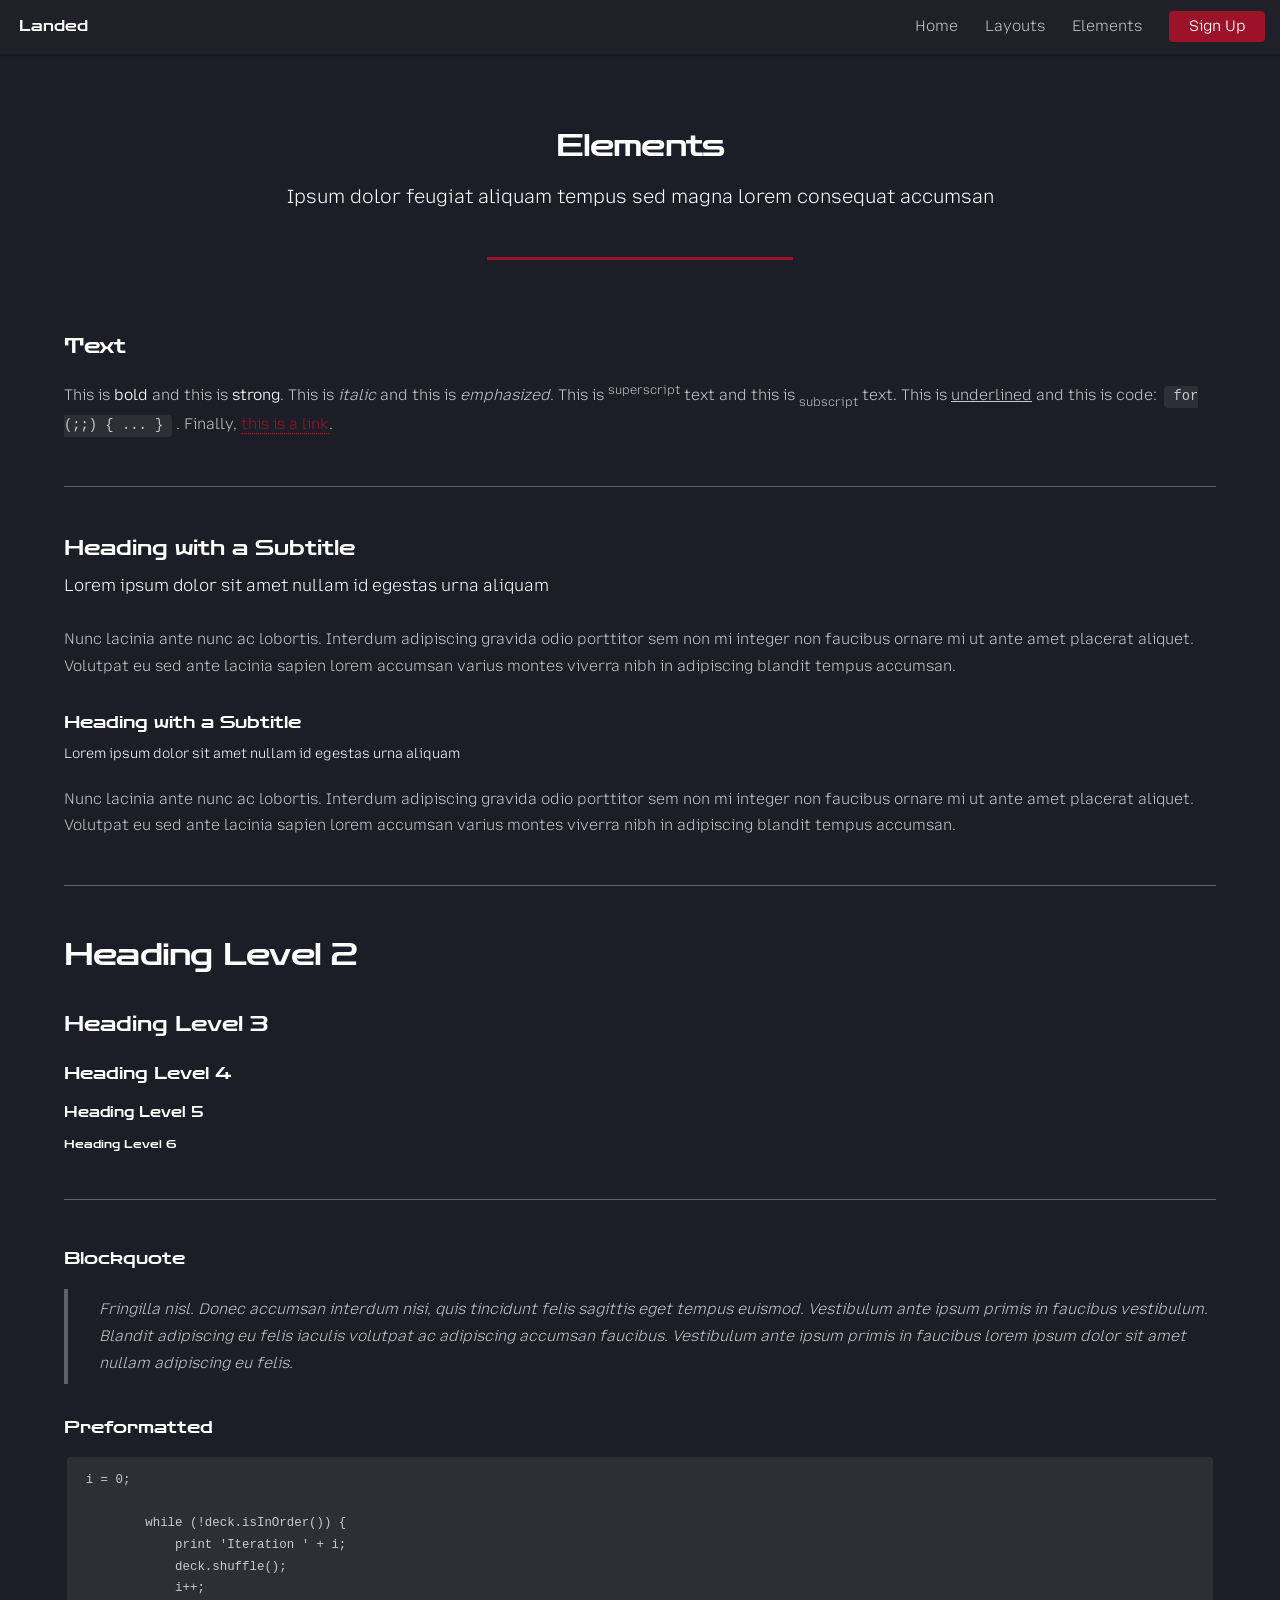
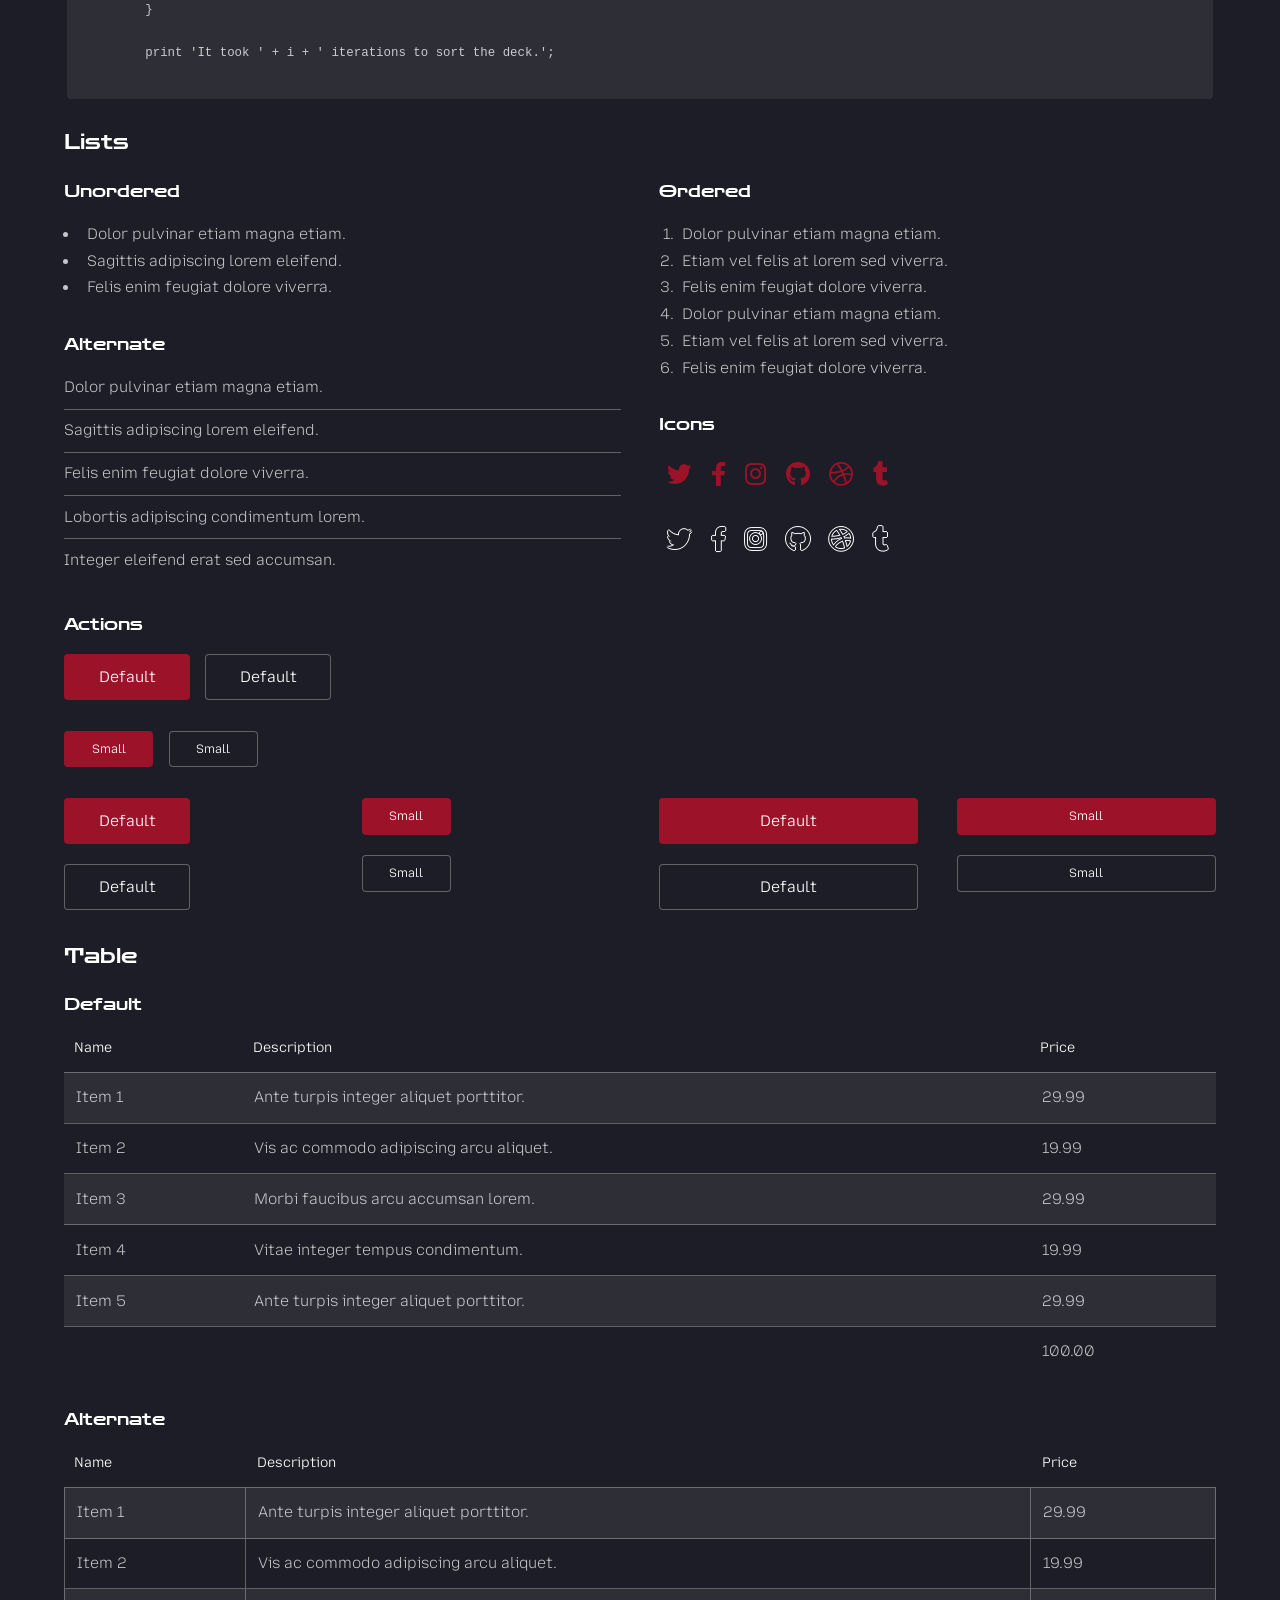
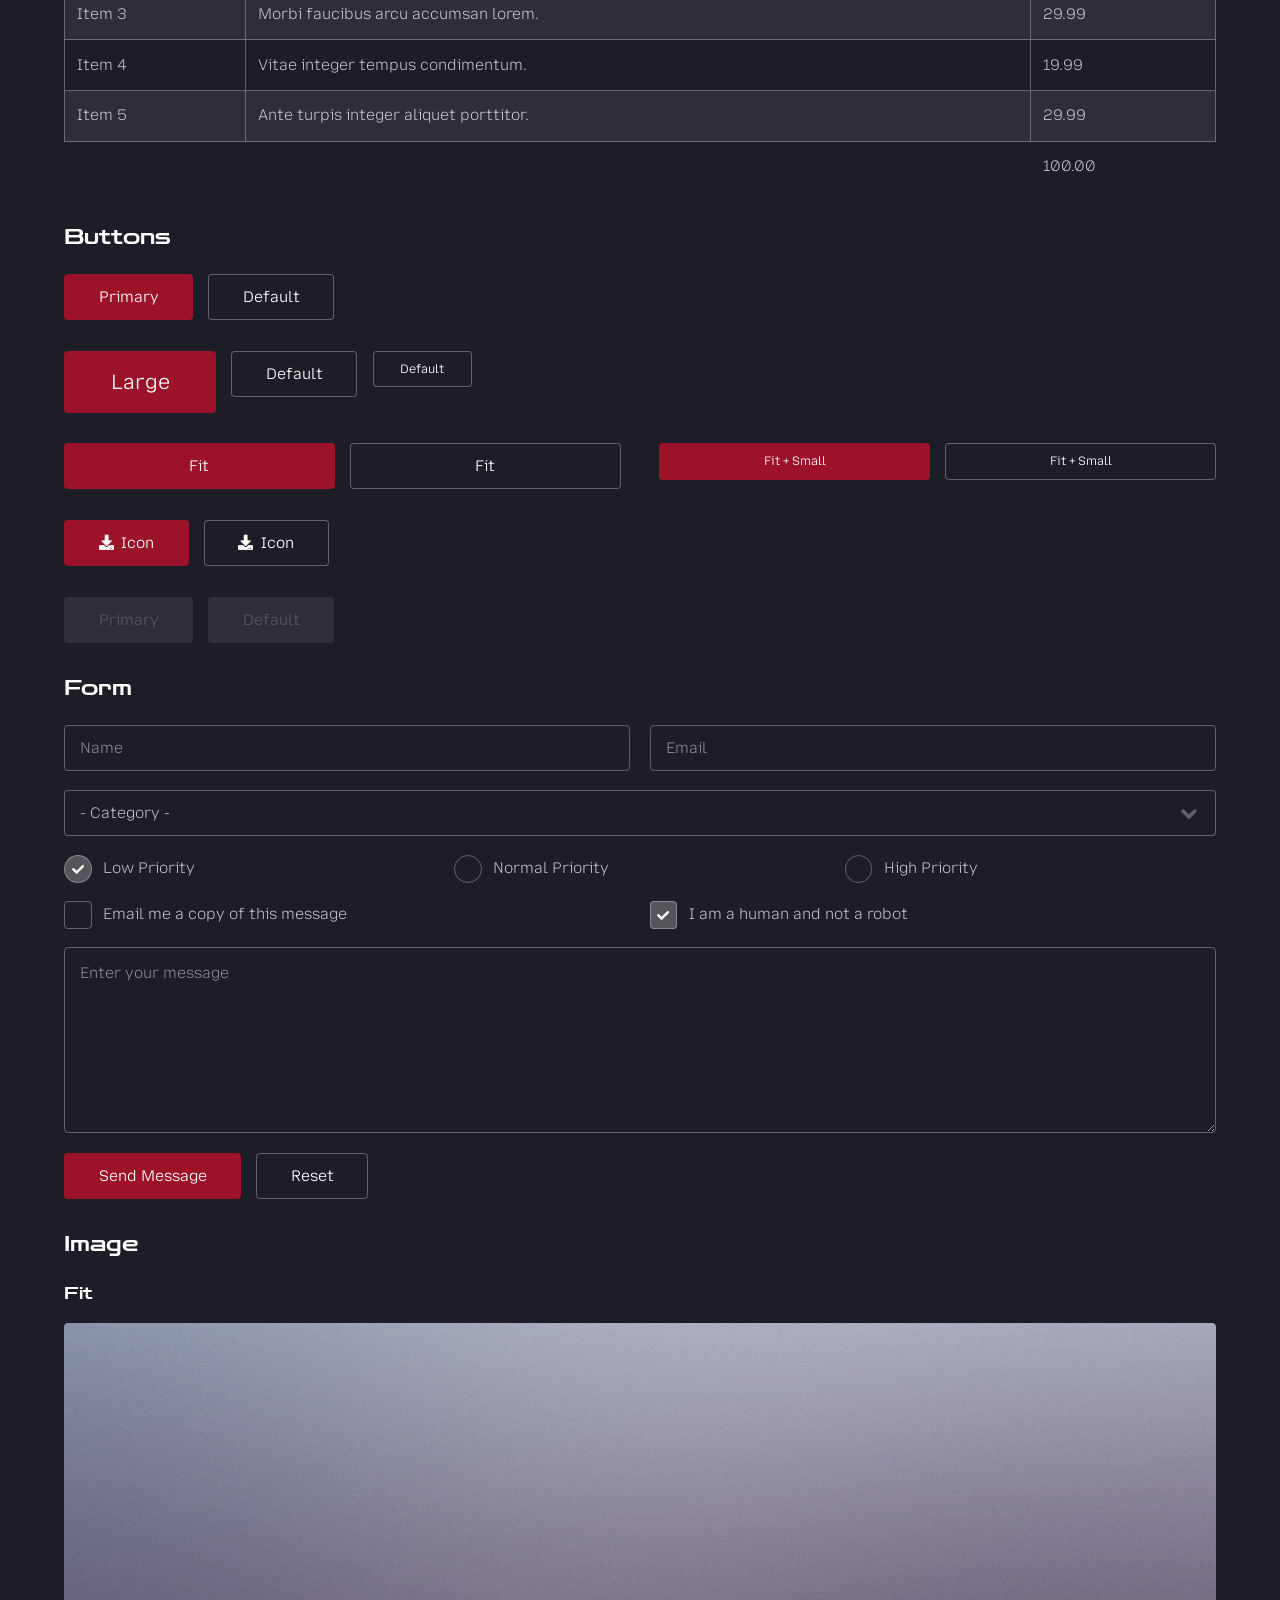
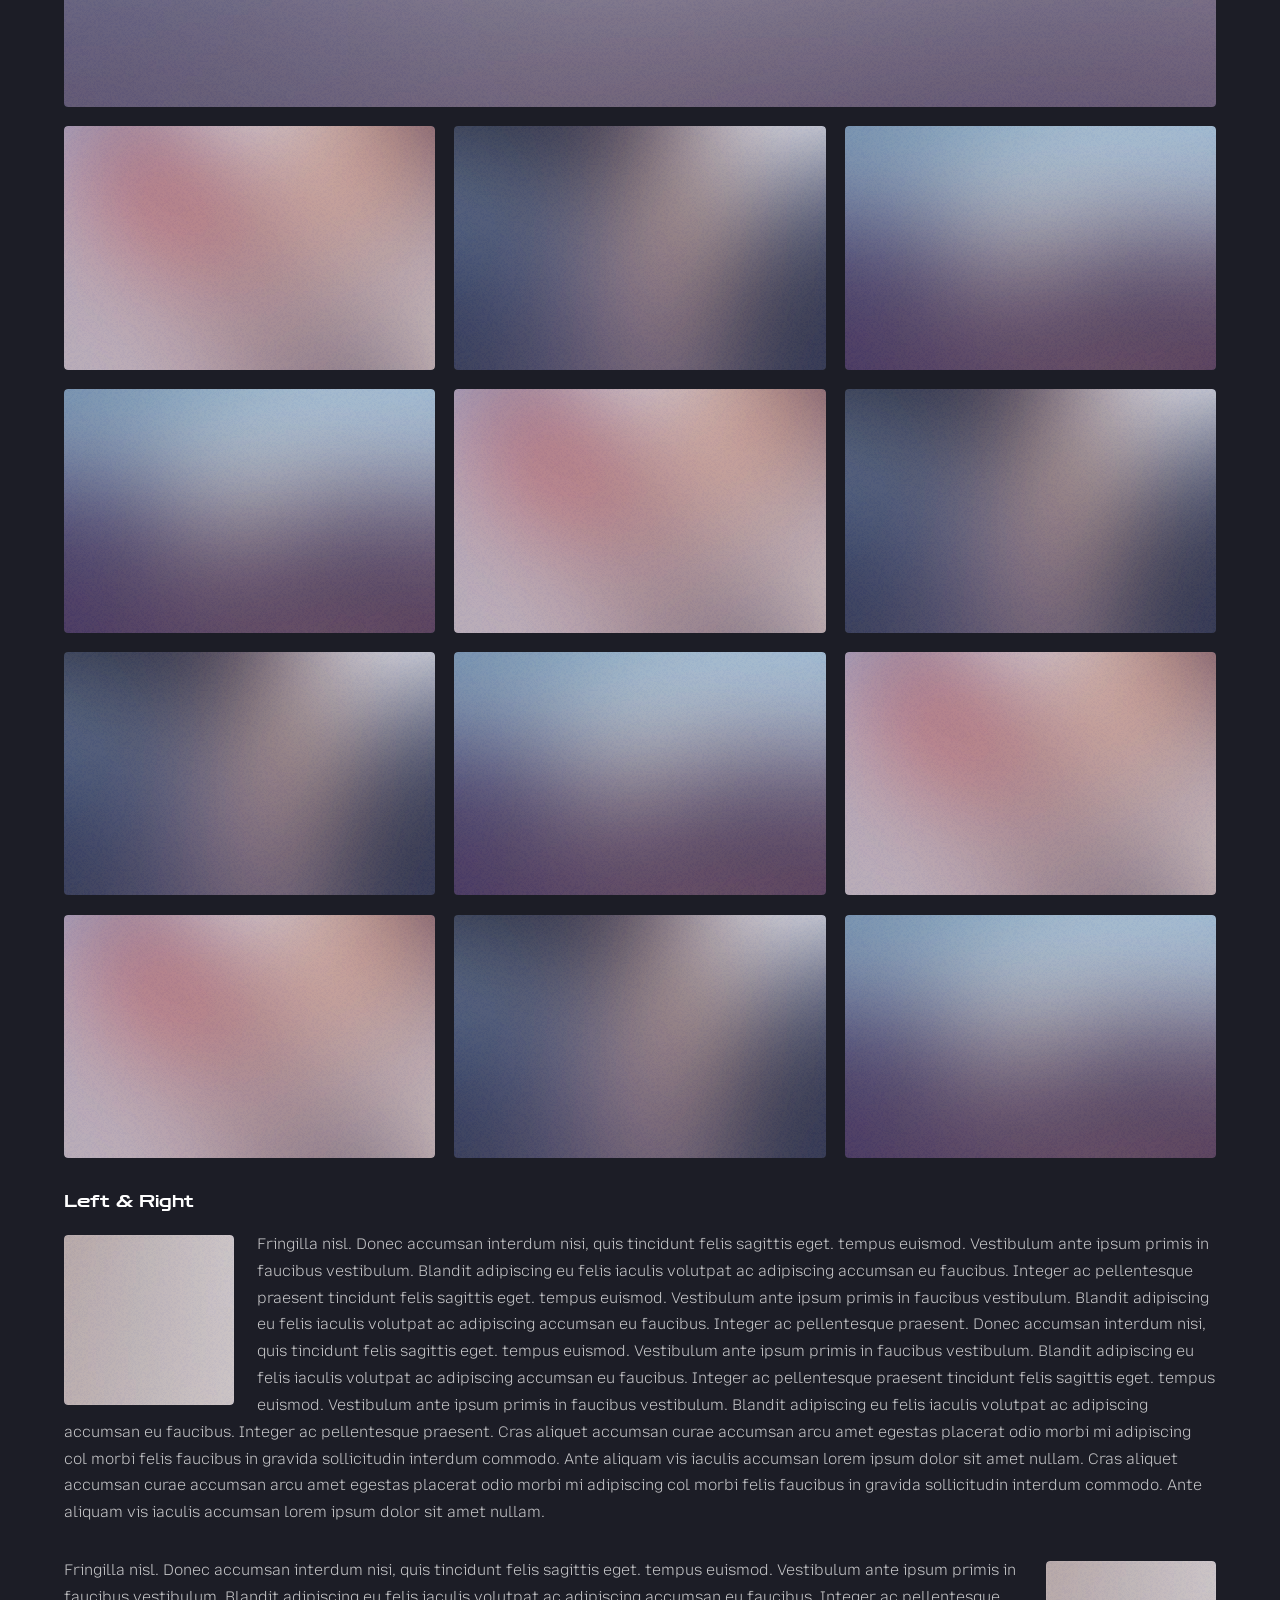
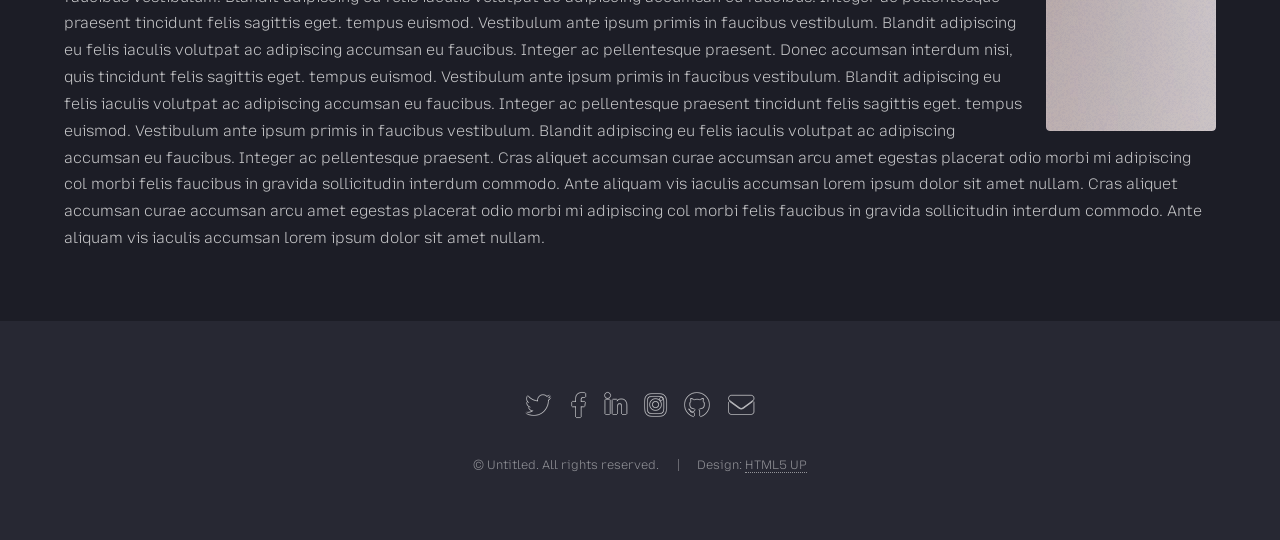
<file: public/elements.html>
<!DOCTYPE HTML>
<!--
	Landed by HTML5 UP
	html5up.net | @ajlkn
	Free for personal and commercial use under the CCA 3.0 license (html5up.net/license)
-->
<html>
	<head>
		<title>Elements - Landed by HTML5 UP</title>
		<meta charset="utf-8" />
		<meta name="viewport" content="width=device-width, initial-scale=1, user-scalable=no" />
		<link rel="stylesheet" href="assets/css/main.css" />
		<noscript><link rel="stylesheet" href="assets/css/noscript.css" /></noscript>
	</head>
	<body class="is-preload">
		<div id="page-wrapper">

			<!-- Header -->
				<header id="header">
					<h1 id="logo"><a href="index.html">Landed</a></h1>
					<nav id="nav">
						<ul>
							<li><a href="index.html">Home</a></li>
							<li>
								<a href="#">Layouts</a>
								<ul>
									<li><a href="left-sidebar.html">Left Sidebar</a></li>
									<li><a href="right-sidebar.html">Right Sidebar</a></li>
									<li><a href="no-sidebar.html">No Sidebar</a></li>
									<li>
										<a href="#">Submenu</a>
										<ul>
											<li><a href="#">Option 1</a></li>
											<li><a href="#">Option 2</a></li>
											<li><a href="#">Option 3</a></li>
											<li><a href="#">Option 4</a></li>
										</ul>
									</li>
								</ul>
							</li>
							<li><a href="elements.html">Elements</a></li>
							<li><a href="#" class="button primary">Sign Up</a></li>
						</ul>
					</nav>
				</header>

			<!-- Main -->
				<div id="main" class="wrapper style1">
					<div class="container">
						<header class="major">
							<h2>Elements</h2>
							<p>Ipsum dolor feugiat aliquam tempus sed magna lorem consequat accumsan</p>
						</header>

						<!-- Text -->
							<section>
								<h3>Text</h3>
								<p>This is <b>bold</b> and this is <strong>strong</strong>. This is <i>italic</i> and this is <em>emphasized</em>.
								This is <sup>superscript</sup> text and this is <sub>subscript</sub> text.
								This is <u>underlined</u> and this is code: <code>for (;;) { ... }</code>. Finally, <a href="#">this is a link</a>.</p>

								<hr />

								<header>
									<h3>Heading with a Subtitle</h3>
									<p>Lorem ipsum dolor sit amet nullam id egestas urna aliquam</p>
								</header>
								<p>Nunc lacinia ante nunc ac lobortis. Interdum adipiscing gravida odio porttitor sem non mi integer non faucibus ornare mi ut ante amet placerat aliquet. Volutpat eu sed ante lacinia sapien lorem accumsan varius montes viverra nibh in adipiscing blandit tempus accumsan.</p>
								<header>
									<h4>Heading with a Subtitle</h4>
									<p>Lorem ipsum dolor sit amet nullam id egestas urna aliquam</p>
								</header>
								<p>Nunc lacinia ante nunc ac lobortis. Interdum adipiscing gravida odio porttitor sem non mi integer non faucibus ornare mi ut ante amet placerat aliquet. Volutpat eu sed ante lacinia sapien lorem accumsan varius montes viverra nibh in adipiscing blandit tempus accumsan.</p>

								<hr />

								<h2>Heading Level 2</h2>
								<h3>Heading Level 3</h3>
								<h4>Heading Level 4</h4>
								<h5>Heading Level 5</h5>
								<h6>Heading Level 6</h6>

								<hr />

								<h4>Blockquote</h4>
								<blockquote>Fringilla nisl. Donec accumsan interdum nisi, quis tincidunt felis sagittis eget tempus euismod. Vestibulum ante ipsum primis in faucibus vestibulum. Blandit adipiscing eu felis iaculis volutpat ac adipiscing accumsan faucibus. Vestibulum ante ipsum primis in faucibus lorem ipsum dolor sit amet nullam adipiscing eu felis.</blockquote>

								<h4>Preformatted</h4>
								<pre><code>i = 0;

	while (!deck.isInOrder()) {
	    print 'Iteration ' + i;
	    deck.shuffle();
	    i++;
	}

	print 'It took ' + i + ' iterations to sort the deck.';
	</code></pre>
							</section>

						<!-- Lists -->
							<section>
								<h3>Lists</h3>
								<div class="row">
									<div class="col-6 col-12-xsmall">

										<h4>Unordered</h4>
										<ul>
											<li>Dolor pulvinar etiam magna etiam.</li>
											<li>Sagittis adipiscing lorem eleifend.</li>
											<li>Felis enim feugiat dolore viverra.</li>
										</ul>

										<h4>Alternate</h4>
										<ul class="alt">
											<li>Dolor pulvinar etiam magna etiam.</li>
											<li>Sagittis adipiscing lorem eleifend.</li>
											<li>Felis enim feugiat dolore viverra.</li>
											<li>Lobortis adipiscing condimentum lorem.</li>
											<li>Integer eleifend erat sed accumsan.</li>
										</ul>

									</div>
									<div class="col-6 col-12-xsmall">

										<h4>Ordered</h4>
										<ol>
											<li>Dolor pulvinar etiam magna etiam.</li>
											<li>Etiam vel felis at lorem sed viverra.</li>
											<li>Felis enim feugiat dolore viverra.</li>
											<li>Dolor pulvinar etiam magna etiam.</li>
											<li>Etiam vel felis at lorem sed viverra.</li>
											<li>Felis enim feugiat dolore viverra.</li>
										</ol>

										<h4>Icons</h4>
										<ul class="icons">
											<li><a href="#" class="icon brands fa-twitter"><span class="label">Twitter</span></a></li>
											<li><a href="#" class="icon brands fa-facebook-f"><span class="label">Facebook</span></a></li>
											<li><a href="#" class="icon brands fa-instagram"><span class="label">Instagram</span></a></li>
											<li><a href="#" class="icon brands fa-github"><span class="label">Github</span></a></li>
											<li><a href="#" class="icon brands fa-dribbble"><span class="label">Dribbble</span></a></li>
											<li><a href="#" class="icon brands fa-tumblr"><span class="label">Tumblr</span></a></li>
										</ul>
										<ul class="icons">
											<li><a href="#" class="icon brands alt fa-twitter"><span class="label">Twitter</span></a></li>
											<li><a href="#" class="icon brands alt fa-facebook-f"><span class="label">Facebook</span></a></li>
											<li><a href="#" class="icon brands alt fa-instagram"><span class="label">Instagram</span></a></li>
											<li><a href="#" class="icon brands alt fa-github"><span class="label">Github</span></a></li>
											<li><a href="#" class="icon brands alt fa-dribbble"><span class="label">Dribbble</span></a></li>
											<li><a href="#" class="icon brands alt fa-tumblr"><span class="label">Tumblr</span></a></li>
										</ul>

									</div>
								</div>

								<h4>Actions</h4>
								<ul class="actions">
									<li><a href="#" class="button primary">Default</a></li>
									<li><a href="#" class="button">Default</a></li>
								</ul>
								<ul class="actions small">
									<li><a href="#" class="button primary small">Small</a></li>
									<li><a href="#" class="button small">Small</a></li>
								</ul>
								<div class="row">
									<div class="col-3 col-6-medium col-12-xsmall">
										<ul class="actions stacked">
											<li><a href="#" class="button primary">Default</a></li>
											<li><a href="#" class="button">Default</a></li>
										</ul>
									</div>
									<div class="col-3 col-6-medium col-12-xsmall">
										<ul class="actions stacked">
											<li><a href="#" class="button primary small">Small</a></li>
											<li><a href="#" class="button small">Small</a></li>
										</ul>
									</div>
									<div class="col-3 col-6-medium col-12-xsmall">
										<ul class="actions stacked">
											<li><a href="#" class="button primary fit">Default</a></li>
											<li><a href="#" class="button fit">Default</a></li>
										</ul>
									</div>
									<div class="col-3 col-6-medium col-12-xsmall">
										<ul class="actions stacked">
											<li><a href="#" class="button primary small fit">Small</a></li>
											<li><a href="#" class="button small fit">Small</a></li>
										</ul>
									</div>
								</div>
							</section>

						<!-- Table -->
							<section>
								<h3>Table</h3>
								<h4>Default</h4>
								<div class="table-wrapper">
									<table>
										<thead>
											<tr>
												<th>Name</th>
												<th>Description</th>
												<th>Price</th>
											</tr>
										</thead>
										<tbody>
											<tr>
												<td>Item 1</td>
												<td>Ante turpis integer aliquet porttitor.</td>
												<td>29.99</td>
											</tr>
											<tr>
												<td>Item 2</td>
												<td>Vis ac commodo adipiscing arcu aliquet.</td>
												<td>19.99</td>
											</tr>
											<tr>
												<td>Item 3</td>
												<td> Morbi faucibus arcu accumsan lorem.</td>
												<td>29.99</td>
											</tr>
											<tr>
												<td>Item 4</td>
												<td>Vitae integer tempus condimentum.</td>
												<td>19.99</td>
											</tr>
											<tr>
												<td>Item 5</td>
												<td>Ante turpis integer aliquet porttitor.</td>
												<td>29.99</td>
											</tr>
										</tbody>
										<tfoot>
											<tr>
												<td colspan="2"></td>
												<td>100.00</td>
											</tr>
										</tfoot>
									</table>
								</div>
								<h4>Alternate</h4>
								<div class="table-wrapper">
									<table class="alt">
										<thead>
											<tr>
												<th>Name</th>
												<th>Description</th>
												<th>Price</th>
											</tr>
										</thead>
										<tbody>
											<tr>
												<td>Item 1</td>
												<td>Ante turpis integer aliquet porttitor.</td>
												<td>29.99</td>
											</tr>
											<tr>
												<td>Item 2</td>
												<td>Vis ac commodo adipiscing arcu aliquet.</td>
												<td>19.99</td>
											</tr>
											<tr>
												<td>Item 3</td>
												<td> Morbi faucibus arcu accumsan lorem.</td>
												<td>29.99</td>
											</tr>
											<tr>
												<td>Item 4</td>
												<td>Vitae integer tempus condimentum.</td>
												<td>19.99</td>
											</tr>
											<tr>
												<td>Item 5</td>
												<td>Ante turpis integer aliquet porttitor.</td>
												<td>29.99</td>
											</tr>
										</tbody>
										<tfoot>
											<tr>
												<td colspan="2"></td>
												<td>100.00</td>
											</tr>
										</tfoot>
									</table>
								</div>
							</section>

						<!-- Buttons -->
							<section>
								<h3>Buttons</h3>
								<ul class="actions">
									<li><a href="#" class="button primary">Primary</a></li>
									<li><a href="#" class="button">Default</a></li>
								</ul>
								<ul class="actions">
									<li><a href="#" class="button primary large">Large</a></li>
									<li><a href="#" class="button">Default</a></li>
									<li><a href="#" class="button small">Default</a></li>
								</ul>
								<div class="row">
									<div class="col-6 col-12-xsmall">
										<ul class="actions fit">
											<li><a href="#" class="button primary fit">Fit</a></li>
											<li><a href="#" class="button fit">Fit</a></li>
										</ul>
									</div>
									<div class="col-6 col-12-xsmall">
										<ul class="actions fit small">
											<li><a href="#" class="button primary fit small">Fit + Small</a></li>
											<li><a href="#" class="button fit small">Fit + Small</a></li>
										</ul>
									</div>
								</div>
								<ul class="actions">
									<li><a href="#" class="button primary icon solid fa-download">Icon</a></li>
									<li><a href="#" class="button icon solid fa-download">Icon</a></li>
								</ul>
								<ul class="actions">
									<li><span class="button primary disabled">Primary</span></li>
									<li><span class="button disabled">Default</span></li>
								</ul>
							</section>

						<!-- Form -->
							<section>
								<h3>Form</h3>
								<form method="post" action="#">
									<div class="row gtr-uniform gtr-50">
										<div class="col-6 col-12-xsmall">
											<input type="text" name="name" id="name" value="" placeholder="Name" />
										</div>
										<div class="col-6 col-12-xsmall">
											<input type="email" name="email" id="email" value="" placeholder="Email" />
										</div>
										<div class="col-12">
											<select name="category" id="category">
												<option value="">- Category -</option>
												<option value="1">Manufacturing</option>
												<option value="1">Shipping</option>
												<option value="1">Administration</option>
												<option value="1">Human Resources</option>
											</select>
										</div>
										<div class="col-4 col-12-medium">
											<input type="radio" id="priority-low" name="priority" checked>
											<label for="priority-low">Low Priority</label>
										</div>
										<div class="col-4 col-12-medium">
											<input type="radio" id="priority-normal" name="priority">
											<label for="priority-normal">Normal Priority</label>
										</div>
										<div class="col-4 col-12-medium">
											<input type="radio" id="priority-high" name="priority">
											<label for="priority-high">High Priority</label>
										</div>
										<div class="col-6 col-12-medium">
											<input type="checkbox" id="copy" name="copy">
											<label for="copy">Email me a copy of this message</label>
										</div>
										<div class="col-6 col-12-medium">
											<input type="checkbox" id="human" name="human" checked>
											<label for="human">I am a human and not a robot</label>
										</div>
										<div class="col-12">
											<textarea name="message" id="message" placeholder="Enter your message" rows="6"></textarea>
										</div>
										<div class="col-12">
											<ul class="actions">
												<li><input type="submit" value="Send Message" class="primary" /></li>
												<li><input type="reset" value="Reset" /></li>
											</ul>
										</div>
									</div>
								</form>
							</section>

						<!-- Image -->
							<section>
								<h3>Image</h3>
								<h4>Fit</h4>
								<div class="box alt">
									<div class="row gtr-50 gtr-uniform">
										<div class="col-12"><span class="image fit"><img src="images/pic07.jpg" alt="" /></span></div>
										<div class="col-4 col-6-xsmall"><span class="image fit"><img src="images/pic02.jpg" alt="" /></span></div>
										<div class="col-4 col-6-xsmall"><span class="image fit"><img src="images/pic03.jpg" alt="" /></span></div>
										<div class="col-4 col-6-xsmall"><span class="image fit"><img src="images/pic04.jpg" alt="" /></span></div>
										<div class="col-4 col-6-xsmall"><span class="image fit"><img src="images/pic04.jpg" alt="" /></span></div>
										<div class="col-4 col-6-xsmall"><span class="image fit"><img src="images/pic02.jpg" alt="" /></span></div>
										<div class="col-4 col-6-xsmall"><span class="image fit"><img src="images/pic03.jpg" alt="" /></span></div>
										<div class="col-4 col-6-xsmall"><span class="image fit"><img src="images/pic03.jpg" alt="" /></span></div>
										<div class="col-4 col-6-xsmall"><span class="image fit"><img src="images/pic04.jpg" alt="" /></span></div>
										<div class="col-4 col-6-xsmall"><span class="image fit"><img src="images/pic02.jpg" alt="" /></span></div>
										<div class="col-4 col-6-xsmall"><span class="image fit"><img src="images/pic02.jpg" alt="" /></span></div>
										<div class="col-4 col-6-xsmall"><span class="image fit"><img src="images/pic03.jpg" alt="" /></span></div>
										<div class="col-4 col-6-xsmall"><span class="image fit"><img src="images/pic04.jpg" alt="" /></span></div>
									</div>
								</div>

								<h4>Left &amp; Right</h4>
								<p><span class="image left"><img src="images/pic08.jpg" alt="" /></span>Fringilla nisl. Donec accumsan interdum nisi, quis tincidunt felis sagittis eget. tempus euismod. Vestibulum ante ipsum primis in faucibus vestibulum. Blandit adipiscing eu felis iaculis volutpat ac adipiscing accumsan eu faucibus. Integer ac pellentesque praesent tincidunt felis sagittis eget. tempus euismod. Vestibulum ante ipsum primis in faucibus vestibulum. Blandit adipiscing eu felis iaculis volutpat ac adipiscing accumsan eu faucibus. Integer ac pellentesque praesent. Donec accumsan interdum nisi, quis tincidunt felis sagittis eget. tempus euismod. Vestibulum ante ipsum primis in faucibus vestibulum. Blandit adipiscing eu felis iaculis volutpat ac adipiscing accumsan eu faucibus. Integer ac pellentesque praesent tincidunt felis sagittis eget. tempus euismod. Vestibulum ante ipsum primis in faucibus vestibulum. Blandit adipiscing eu felis iaculis volutpat ac adipiscing accumsan eu faucibus. Integer ac pellentesque praesent. Cras aliquet accumsan curae accumsan arcu amet egestas placerat odio morbi mi adipiscing col morbi felis faucibus in gravida sollicitudin interdum commodo. Ante aliquam vis iaculis accumsan lorem ipsum dolor sit amet nullam. Cras aliquet accumsan curae accumsan arcu amet egestas placerat odio morbi mi adipiscing col morbi felis faucibus in gravida sollicitudin interdum commodo. Ante aliquam vis iaculis accumsan lorem ipsum dolor sit amet nullam.</p>
								<p><span class="image right"><img src="images/pic08.jpg" alt="" /></span>Fringilla nisl. Donec accumsan interdum nisi, quis tincidunt felis sagittis eget. tempus euismod. Vestibulum ante ipsum primis in faucibus vestibulum. Blandit adipiscing eu felis iaculis volutpat ac adipiscing accumsan eu faucibus. Integer ac pellentesque praesent tincidunt felis sagittis eget. tempus euismod. Vestibulum ante ipsum primis in faucibus vestibulum. Blandit adipiscing eu felis iaculis volutpat ac adipiscing accumsan eu faucibus. Integer ac pellentesque praesent. Donec accumsan interdum nisi, quis tincidunt felis sagittis eget. tempus euismod. Vestibulum ante ipsum primis in faucibus vestibulum. Blandit adipiscing eu felis iaculis volutpat ac adipiscing accumsan eu faucibus. Integer ac pellentesque praesent tincidunt felis sagittis eget. tempus euismod. Vestibulum ante ipsum primis in faucibus vestibulum. Blandit adipiscing eu felis iaculis volutpat ac adipiscing accumsan eu faucibus. Integer ac pellentesque praesent. Cras aliquet accumsan curae accumsan arcu amet egestas placerat odio morbi mi adipiscing col morbi felis faucibus in gravida sollicitudin interdum commodo. Ante aliquam vis iaculis accumsan lorem ipsum dolor sit amet nullam. Cras aliquet accumsan curae accumsan arcu amet egestas placerat odio morbi mi adipiscing col morbi felis faucibus in gravida sollicitudin interdum commodo. Ante aliquam vis iaculis accumsan lorem ipsum dolor sit amet nullam.</p>
							</section>

					</div>
				</div>

			<!-- Footer -->
				<footer id="footer">
					<ul class="icons">
						<li><a href="#" class="icon brands alt fa-twitter"><span class="label">Twitter</span></a></li>
						<li><a href="#" class="icon brands alt fa-facebook-f"><span class="label">Facebook</span></a></li>
						<li><a href="#" class="icon brands alt fa-linkedin-in"><span class="label">LinkedIn</span></a></li>
						<li><a href="#" class="icon brands alt fa-instagram"><span class="label">Instagram</span></a></li>
						<li><a href="#" class="icon brands alt fa-github"><span class="label">GitHub</span></a></li>
						<li><a href="#" class="icon solid alt fa-envelope"><span class="label">Email</span></a></li>
					</ul>
					<ul class="copyright">
						<li>&copy; Untitled. All rights reserved.</li><li>Design: <a href="http://html5up.net">HTML5 UP</a></li>
					</ul>
				</footer>

		</div>

		<!-- Scripts -->
			<script src="assets/js/jquery.min.js"></script>
			<script src="assets/js/jquery.scrolly.min.js"></script>
			<script src="assets/js/jquery.dropotron.min.js"></script>
			<script src="assets/js/jquery.scrollex.min.js"></script>
			<script src="assets/js/browser.min.js"></script>
			<script src="assets/js/breakpoints.min.js"></script>
			<script src="assets/js/util.js"></script>
			<script src="assets/js/main.js"></script>

	</body>
</html>
</file>
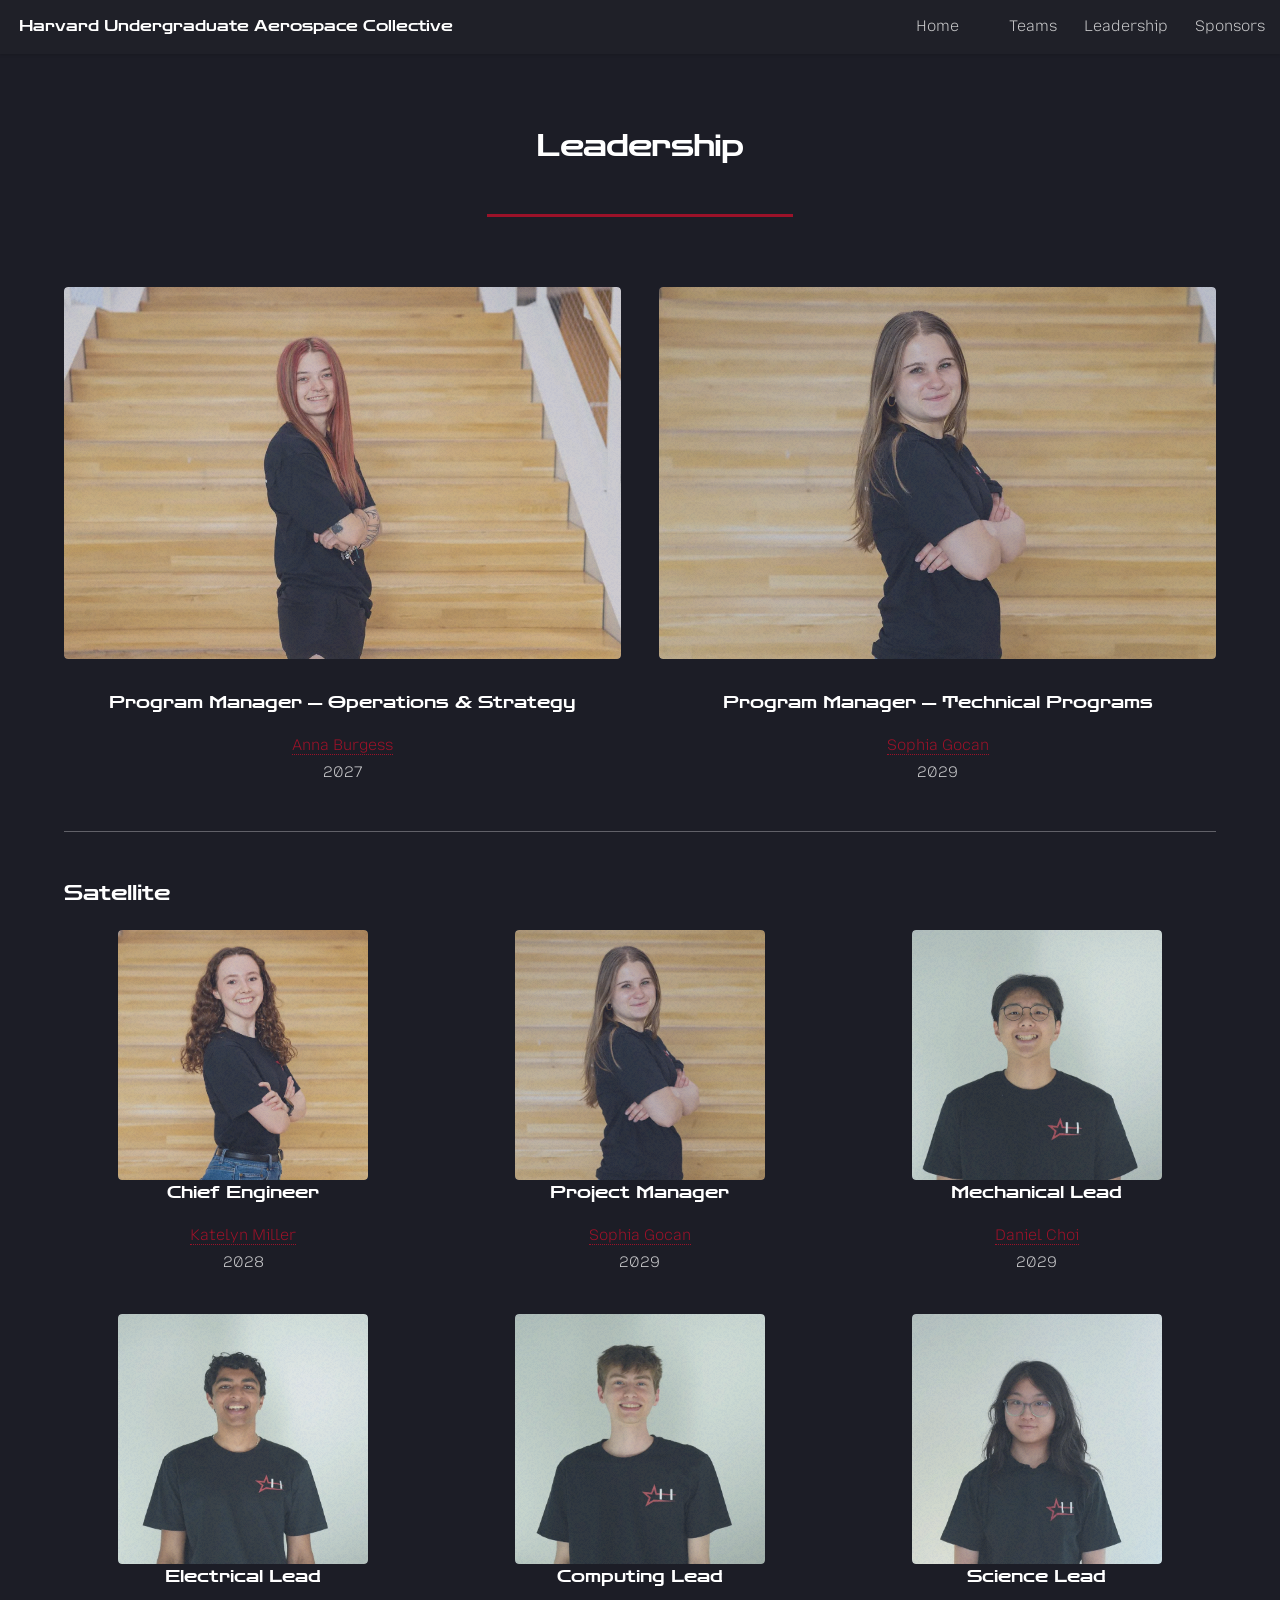
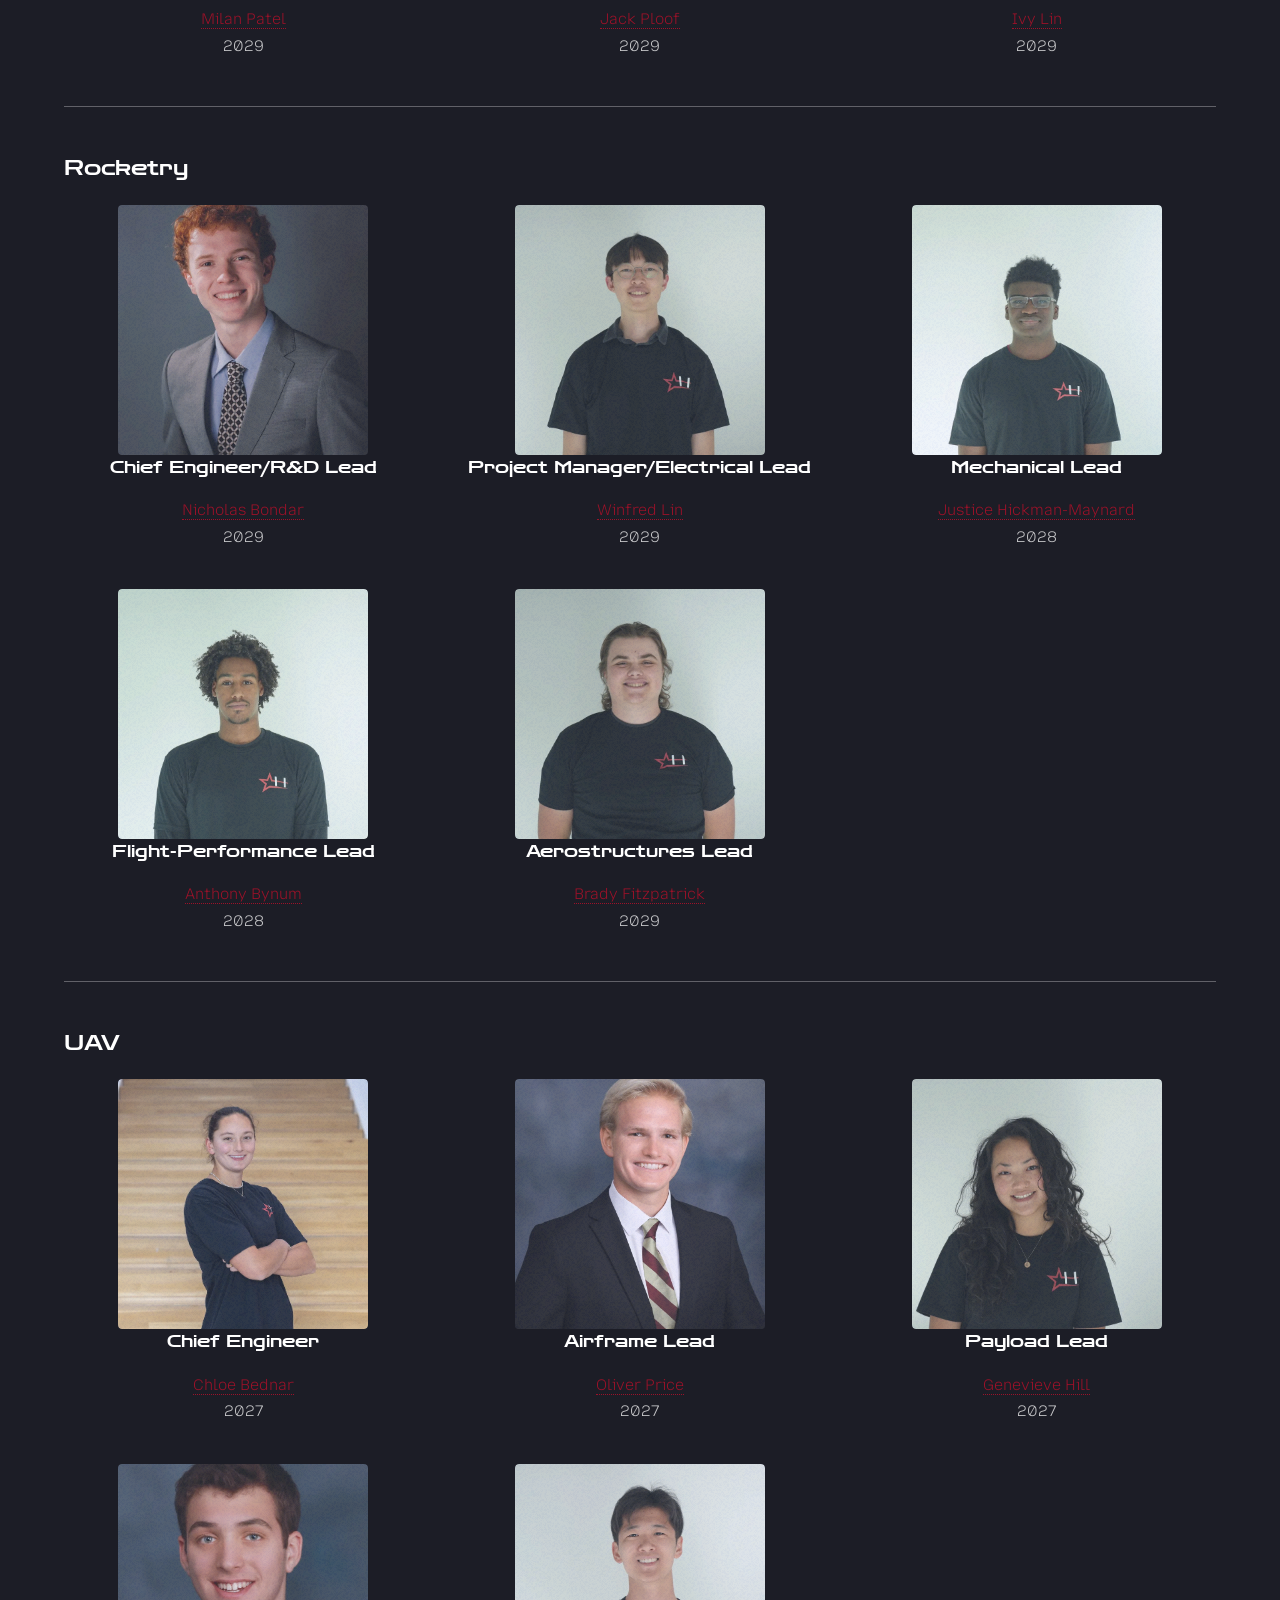
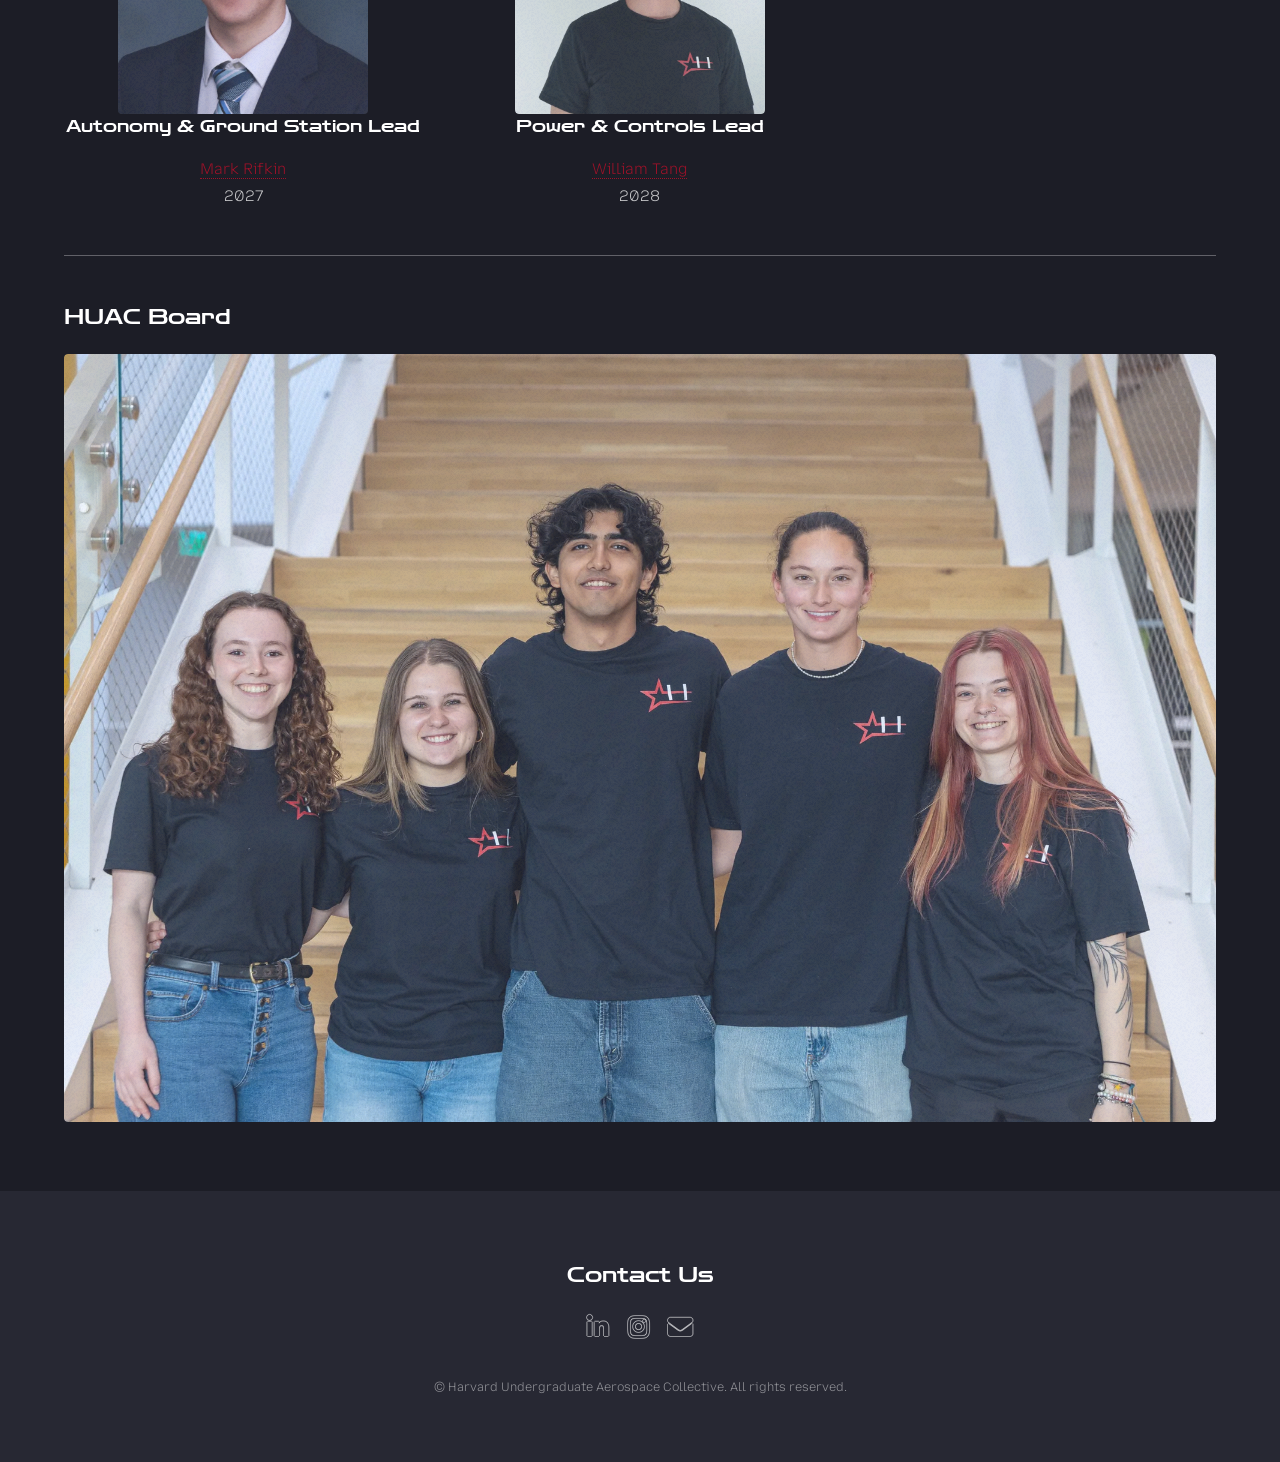
<file: public/leadership.html>
<!DOCTYPE HTML>
<html>
	<head>
		<title>HUAC Leadership</title>
		<link rel="icon" type="image/png" href="images/HuacIcon.png">
		<meta charset="utf-8" />
		<meta name="viewport" content="width=device-width, initial-scale=1, user-scalable=no" />
		<link rel="stylesheet" href="assets/css/main.css" />
		<noscript><link rel="stylesheet" href="assets/css/noscript.css" /></noscript>
		<link rel="preconnect" href="https://fonts.googleapis.com">
		<link rel="preconnect" href="https://fonts.gstatic.com" crossorigin>
		<link href="https://fonts.googleapis.com/css2?family=Mozilla+Text:wght@200..700&family=Zen+Dots&display=swap" rel="stylesheet">
	</head>
	<body class="is-preload">
		<div id="page-wrapper">

			<!-- Header -->
				<header id="header">
					<h1 id="logo"><a href="index.html">Harvard Undergraduate Aerospace Collective
					</a></h1>
					<nav id="nav">
						<ul>
							<li><a href="index.html">Home</a></li>
							<li>
								<li>
									<a href="#">Teams</a>
									<ul>
										<li><a href="satellite.html">Satellite</a></li>
										<li><a href="rocketry.html">Rocketry</a></li>
										<li><a href="uav.html">UAV</a></li>
									</ul>
								</li>
								<li><a href="leadership.html">Leadership</a></li>
								<li><a href="sponsors.html">Sponsors</a></li>
							</li>
						</ul>
					</nav>
				</header>
				<!-- Main -->
				<div id="main" class="wrapper style1">
					<div class="container">

						<!-- Clubwide Photo -->
						<header class="major">
							<h2>Leadership</h2>
						</header>

						<!-- Program Managers -->
						<section>
							<div class="row gtr-uniform">
								<div class="col-6 col-12-medium" style="text-align:center;">
									<span class="image fit"><img src="images/optimized/AnnaHeadshot.webp" alt="" /></span>
									<h4>Program Manager — Operations & Strategy</h4>
									<p><a href="https://linkedin.com/in/anna-burgess-e82111106a">Anna Burgess</a><br>2027</p>
								</div>
								<div class="col-6 col-12-medium" style="text-align:center;">
									<span class="image fit"><img src="images/optimized/SophiaHeadshot.webp" alt="" /></span>
									<h4>Program Manager — Technical Programs</h4>
									<p><a href="https://linkedin.com/in/sophiagocan">Sophia Gocan</a><br>2029</p>
								</div>
							</div>
						</section>

						<hr />

						<!-- Satellite Team -->
						<section>
							<h3>Satellite</h3>
							<div class="row gtr-uniform">
								<div class="col-4 col-6-medium" style="text-align:center;">
									<span class="image fit" style="width: 250px; height: 250px; margin: 0 auto; display: block; overflow: hidden; border-radius: 4px;"><img src="images/optimized/KatelynHeadshot.webp" alt="" style="object-fit: cover; width: 100%; height: 100%;"></span>
									<h4>Chief Engineer</h4>
									<p><a href="https://linkedin.com/in/katelyn-j-miller">Katelyn Miller</a><br>2028</p>
								</div>
								<div class="col-4 col-6-medium" style="text-align:center;">
									<span class="image fit" style="width: 250px; height: 250px; margin: 0 auto; display: block; overflow: hidden; border-radius: 4px;"><img src="images/optimized/SophiaHeadshot.webp" alt="" style="object-fit: cover; width: 100%; height: 100%;"></span>
									<h4>Project Manager</h4>
									<p><a href="https://linkedin.com/in/sophiagocan">Sophia Gocan</a><br>2029</p>
								</div>
								<div class="col-4 col-6-medium" style="text-align:center;">
									<span class="image fit" style="width: 250px; height: 250px; margin: 0 auto; display: block; overflow: hidden; border-radius: 4px;"><img src="images/optimized/DanielHeadshot.webp" alt="" style="object-fit: cover; width: 100%; height: 100%;"></span>
									<h4>Mechanical Lead</h4>
									<p><a href="https://linkedin.com/in/daniel-choi-30a0a826b">Daniel Choi</a><br>2029</p>
								</div>
								<div class="col-4 col-6-medium" style="text-align:center;">
									<span class="image fit" span style="width: 250px; height: 250px; margin: 0 auto; display: block; overflow: hidden; border-radius: 4px;"><img src="images/optimized/MilanHeadshot.webp" alt="" style="object-fit: cover; width: 100%; height: 100%;"></span>
									<h4>Electrical Lead</h4>
									<p><a href="https://linkedin.com/in/milan-patel-1513772b3">Milan Patel</a><br>2029</p>
								</div>
								<div class="col-4 col-6-medium" style="text-align:center;">
									<span class="image fit" span style="width: 250px; height: 250px; margin: 0 auto; display: block; overflow: hidden; border-radius: 4px;"><img src="images/optimized/JackHeadshot.webp" alt="" style="object-fit: cover; width: 100%; height: 100%;"></span>
									<h4>Computing Lead</h4>
									<p><a href="https://linkedin.com/in/jackploof">Jack Ploof</a><br>2029</p>
								</div>
								<div class="col-4 col-6-medium" style="text-align:center;">
									<span class="image fit" span style="width: 250px; height: 250px; margin: 0 auto; display: block; overflow: hidden; border-radius: 4px;"><img src="images/optimized/IvyHeadshot.webp" alt="" style="object-fit: cover; width: 100%; height: 100%;"></span>
									<h4>Science Lead</h4>
									<p><a href="#">Ivy Lin</a><br>2029</p>
								</div>
							</div>
						</section>

						<hr />

						<!-- Rocketry Team -->
						<section>
							<h3>Rocketry</h3>
							<div class="row gtr-uniform">
								<div class="col-4 col-6-medium" style="text-align:center;">
									<span class="image fit" span style="width: 250px; height: 250px; margin: 0 auto; display: block; overflow: hidden; border-radius: 4px;"><img src="images/optimized/NickHeadshot.webp" alt="" style="object-fit: cover; width: 100%; height: 100%;"></span>
									<h4>Chief Engineer/R&D Lead</h4>
									<p><a href="https://linkedin.com/in/nicholas-bondar">Nicholas Bondar</a><br>2029</p>
								</div>
								<div class="col-4 col-6-medium" style="text-align:center;">
									<span class="image fit" span style="width: 250px; height: 250px; margin: 0 auto; display: block; overflow: hidden; border-radius: 4px;"><img src="images/optimized/WinfredHeadshot.webp" alt="" style="object-fit: cover; width: 100%; height: 100%;"></span>
									<h4>Project Manager/Electrical Lead</h4>
									<p><a href="https://linkedin.com/in/winfred-lin-ba0769270">Winfred Lin</a><br>2029</p>
								</div>
								<div class="col-4 col-6-medium" style="text-align:center;">
									<span class="image fit" span style="width: 250px; height: 250px; margin: 0 auto; display: block; overflow: hidden; border-radius: 4px;"><img src="images/optimized/JusticeHeadshot.webp" alt="" style="object-fit: cover; width: 100%; height: 100%;"></span>
									<h4>Mechanical Lead</h4>
									<p><a href="https://linkedin.com/in/justice-hickman-maynard-356322323">Justice Hickman-Maynard</a><br>2028</p>
								</div>
								<div class="col-4 col-6-medium" style="text-align:center;">
									<span class="image fit" span style="width: 250px; height: 250px; margin: 0 auto; display: block; overflow: hidden; border-radius: 4px;"><img src="images/optimized/AnthonyHeadshot.webp" alt="" style="object-fit: cover; width: 100%; height: 100%;"></span>
									<h4>Flight-Performance Lead</h4>
									<p><a href="https://linkedin.com/in/anthony-bynum">Anthony Bynum</a><br>2028</p>
								</div>
								<div class="col-4 col-6-medium" style="text-align:center;">
									<span class="image fit" span style="width: 250px; height: 250px; margin: 0 auto; display: block; overflow: hidden; border-radius: 4px;"><img src="images/optimized/BradyHeadshot.webp" alt="" style="object-fit: cover; width: 100%; height: 100%;"></span>
									<h4>Aerostructures Lead</h4>
									<p><a href="#">Brady Fitzpatrick</a><br>2029</p>
								</div>
								<!--
								<div class="col-4 col-6-medium" style="text-align:center;">
									<span class="image fit" span style="width: 250px; height: 250px; margin: 0 auto; display: block; overflow: hidden; border-radius: 4px;"><img src="images/DavidHeadshot.webp" alt="" style="object-fit: cover; width: 100%; height: 100%;"></span>
									<h4>L3 Mentor</h4>
									<p><a href="#">David Greenapple</a><br>[Year]</p>
								</div>
								<div class="col-4 col-6-medium" style="text-align:center;">
									<span class="image fit" span style="width: 250px; height: 250px; margin: 0 auto; display: block; overflow: hidden; border-radius: 4px;"><img src="images/JohnHeadshot.webp" alt="" style="object-fit: cover; width: 100%; height: 100%;"></span>
									<h4>Alumni Advisor</h4>
									<p><a href="https://linkedin.com/in/john-garvey-1b79513">John Garvey</a><br>micro-G Inc.</p>
								</div>
								-->
							</div>
						</section>

						<hr />

						<!-- UAV Team -->
						<section>
							<h3>UAV</h3>
							<div class="row gtr-uniform">
								<div class="col-4 col-6-medium" style="text-align:center;">
									<span class="image fit" span style="width: 250px; height: 250px; margin: 0 auto; display: block; overflow: hidden; border-radius: 4px;"><img src="images/optimized/ChloeHeadshot.webp" alt="" style="object-fit: cover; width: 100%; height: 100%;"></span>
									<h4>Chief Engineer</h4>
									<p><a href="https://linkedin.com/in/chloe-bednar-7382b7295">Chloe Bednar</a><br>2027</p>
								</div>
								<div class="col-4 col-6-medium" style="text-align:center;">
									<span class="image fit" span style="width: 250px; height: 250px; margin: 0 auto; display: block; overflow: hidden; border-radius: 4px;"><img src="images/optimized/OliverHeadshot.webp" alt="" style="object-fit: cover; width: 100%; height: 100%;"></span>
									<h4>Airframe Lead</h4>
									<p><a href="https://linkedin.com/in/oliver-price-7ba1a51b9">Oliver Price</a><br>2027</p>
								</div>
								<div class="col-4 col-6-medium" style="text-align:center;">
									<span class="image fit" span style="width: 250px; height: 250px; margin: 0 auto; display: block; overflow: hidden; border-radius: 4px;"><img src="images/optimized/GeneHeadshot.webp" alt="" style="object-fit: cover; width: 100%; height: 100%;"></span>
									<h4>Payload Lead</h4>
									<p><a href="#">Genevieve Hill</a><br>2027</p>
								</div>
								<div class="col-4 col-6-medium" style="text-align:center;">
									<span class="image fit" span style="width: 250px; height: 250px; margin: 0 auto; display: block; overflow: hidden; border-radius: 4px;"><img src="images/optimized/MarkHeadshot.webp" alt="" style="object-fit: cover; width: 100%; height: 100%;"></span>
									<h4>Autonomy & Ground Station Lead</h4>
									<p><a href="https://linkedin.com/in/mark-rifkin-53698a235">Mark Rifkin</a><br>2027</p>
								</div>
								<div class="col-4 col-6-medium" style="text-align:center;">
									<span class="image fit" span style="width: 250px; height: 250px; margin: 0 auto; display: block; overflow: hidden; border-radius: 4px;"><img src="images/optimized/WilliamHeadshot.webp" alt="" style="object-fit: cover; width: 100%; height: 100%;"></span>
									<h4>Power & Controls Lead</h4>
									<p><a href="https://linkedin.com/in/williamxtang">William Tang</a><br>2028</p>
								</div>
							</div>
						</section>

						<hr />

						<!-- HUAC Board Photo -->
						<section>
							<h3>HUAC Board</h3>
							<span class="image fit"><img src="images/optimized/HuacBoard.webp" alt="HUAC Board" /></span>
						</section>

					</div>
				</div>
	
			<!-- Footer -->
				<footer id="footer">
					<h3>Contact Us</h3>
					<ul class="icons">
						<li><a href="https://linkedin.com/company/harvard-undergraduate-aerospace-collective" class="icon brands alt fa-linkedin-in"><span class="label">LinkedIn</span></a></li>
						<li><a href="https://instagram.com/harvardaerospace" class="icon brands alt fa-instagram"><span class="label">Instagram</span></a></li>
						<li><a href="mailto:huac.official@gmail.com" class="icon solid alt fa-envelope"><span class="label">Email</span></a></li>
					</ul>
					<ul class="copyright">
						<li>&copy; Harvard Undergraduate Aerospace Collective. All rights reserved.</li>
					</ul>
				</footer>

		</div>

		<!-- Scripts -->
			<script src="assets/js/jquery.min.js"></script>
			<script src="assets/js/jquery.scrolly.min.js"></script>
			<script src="assets/js/jquery.dropotron.min.js"></script>
			<script src="assets/js/jquery.scrollex.min.js"></script>
			<script src="assets/js/browser.min.js"></script>
			<script src="assets/js/breakpoints.min.js"></script>
			<script src="assets/js/util.js"></script>
			<script src="assets/js/main.js"></script>

	</body>
</html>
</file>
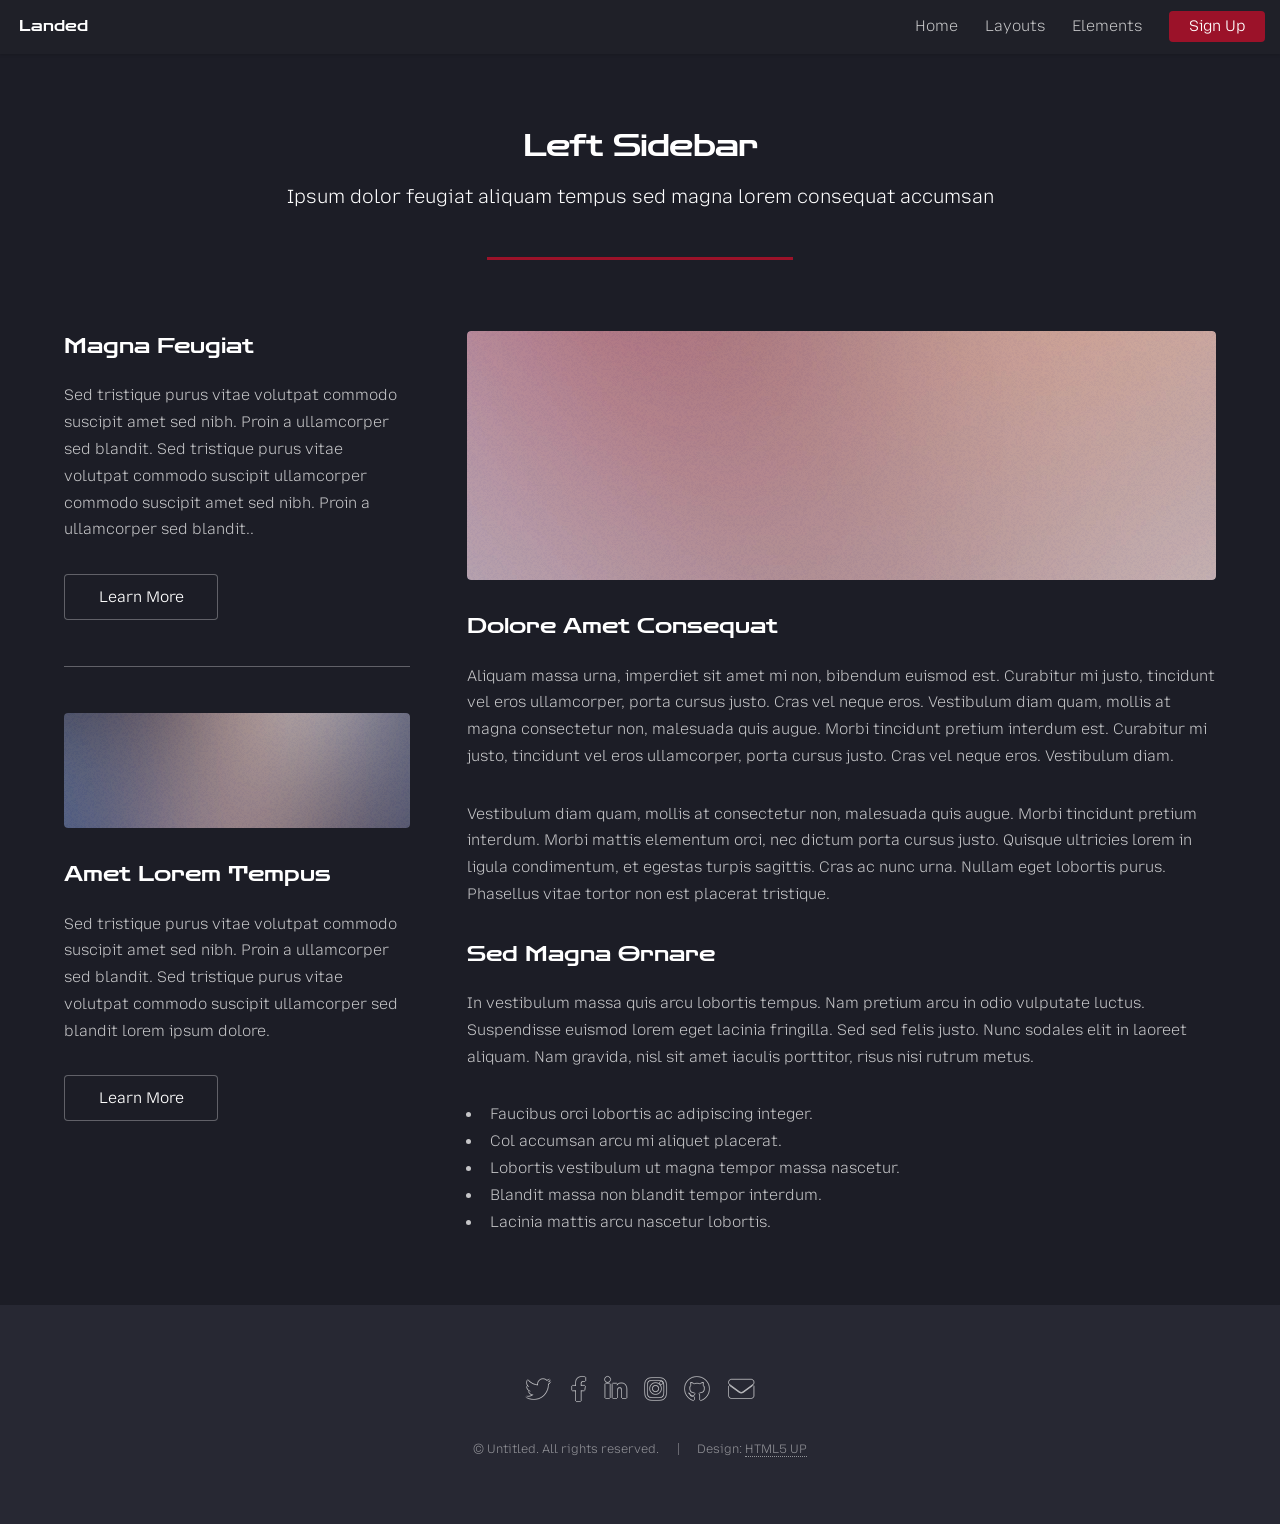
<file: public/left-sidebar.html>
<!DOCTYPE HTML>
<!--
	Landed by HTML5 UP
	html5up.net | @ajlkn
	Free for personal and commercial use under the CCA 3.0 license (html5up.net/license)
-->
<html>
	<head>
		<title>Left Sidebar - Landed by HTML5 UP</title>
		<meta charset="utf-8" />
		<meta name="viewport" content="width=device-width, initial-scale=1, user-scalable=no" />
		<link rel="stylesheet" href="assets/css/main.css" />
		<noscript><link rel="stylesheet" href="assets/css/noscript.css" /></noscript>
	</head>
	<body class="is-preload">
		<div id="page-wrapper">

			<!-- Header -->
				<header id="header">
					<h1 id="logo"><a href="index.html">Landed</a></h1>
					<nav id="nav">
						<ul>
							<li><a href="index.html">Home</a></li>
							<li>
								<a href="#">Layouts</a>
								<ul>
									<li><a href="left-sidebar.html">Left Sidebar</a></li>
									<li><a href="right-sidebar.html">Right Sidebar</a></li>
									<li><a href="no-sidebar.html">No Sidebar</a></li>
									<li>
										<a href="#">Submenu</a>
										<ul>
											<li><a href="#">Option 1</a></li>
											<li><a href="#">Option 2</a></li>
											<li><a href="#">Option 3</a></li>
											<li><a href="#">Option 4</a></li>
										</ul>
									</li>
								</ul>
							</li>
							<li><a href="elements.html">Elements</a></li>
							<li><a href="#" class="button primary">Sign Up</a></li>
						</ul>
					</nav>
				</header>

			<!-- Main -->
				<div id="main" class="wrapper style1">
					<div class="container">
						<header class="major">
							<h2>Left Sidebar</h2>
							<p>Ipsum dolor feugiat aliquam tempus sed magna lorem consequat accumsan</p>
						</header>
						<div class="row gtr-150">
							<div class="col-4 col-12-medium">

								<!-- Sidebar -->
									<section id="sidebar">
										<section>
											<h3>Magna Feugiat</h3>
											<p>Sed tristique purus vitae volutpat commodo suscipit amet sed nibh. Proin a ullamcorper sed blandit. Sed tristique purus vitae volutpat commodo suscipit ullamcorper commodo suscipit amet sed nibh. Proin a ullamcorper sed blandit..</p>
											<footer>
												<ul class="actions">
													<li><a href="#" class="button">Learn More</a></li>
												</ul>
											</footer>
										</section>
										<hr />
										<section>
											<a href="#" class="image fit"><img src="images/pic06.jpg" alt="" /></a>
											<h3>Amet Lorem Tempus</h3>
											<p>Sed tristique purus vitae volutpat commodo suscipit amet sed nibh. Proin a ullamcorper sed blandit. Sed tristique purus vitae volutpat commodo suscipit ullamcorper sed blandit lorem ipsum dolore.</p>
											<footer>
												<ul class="actions">
													<li><a href="#" class="button">Learn More</a></li>
												</ul>
											</footer>
										</section>
									</section>

							</div>
							<div class="col-8 col-12-medium imp-medium">

								<!-- Content -->
									<section id="content">
										<a href="#" class="image fit"><img src="images/pic05.jpg" alt="" /></a>
										<h3>Dolore Amet Consequat</h3>
										<p>Aliquam massa urna, imperdiet sit amet mi non, bibendum euismod est. Curabitur mi justo, tincidunt vel eros ullamcorper, porta cursus justo. Cras vel neque eros. Vestibulum diam quam, mollis at magna consectetur non, malesuada quis augue. Morbi tincidunt pretium interdum est. Curabitur mi justo, tincidunt vel eros ullamcorper, porta cursus justo. Cras vel neque eros. Vestibulum diam.</p>
										<p>Vestibulum diam quam, mollis at consectetur non, malesuada quis augue. Morbi tincidunt pretium interdum. Morbi mattis elementum orci, nec dictum porta cursus justo. Quisque ultricies lorem in ligula condimentum, et egestas turpis sagittis. Cras ac nunc urna. Nullam eget lobortis purus. Phasellus vitae tortor non est placerat tristique.</p>
										<h3>Sed Magna Ornare</h3>
										<p>In vestibulum massa quis arcu lobortis tempus. Nam pretium arcu in odio vulputate luctus. Suspendisse euismod lorem eget lacinia fringilla. Sed sed felis justo. Nunc sodales elit in laoreet aliquam. Nam gravida, nisl sit amet iaculis porttitor, risus nisi rutrum metus.</p>
										<ul>
											<li>Faucibus orci lobortis ac adipiscing integer.</li>
											<li>Col accumsan arcu mi aliquet placerat.</li>
											<li>Lobortis vestibulum ut magna tempor massa nascetur.</li>
											<li>Blandit massa non blandit tempor interdum.</li>
											<li>Lacinia mattis arcu nascetur lobortis.</li>
										</ul>
									</section>

							</div>
						</div>
					</div>
				</div>

			<!-- Footer -->
				<footer id="footer">
					<ul class="icons">
						<li><a href="#" class="icon brands alt fa-twitter"><span class="label">Twitter</span></a></li>
						<li><a href="#" class="icon brands alt fa-facebook-f"><span class="label">Facebook</span></a></li>
						<li><a href="#" class="icon brands alt fa-linkedin-in"><span class="label">LinkedIn</span></a></li>
						<li><a href="#" class="icon brands alt fa-instagram"><span class="label">Instagram</span></a></li>
						<li><a href="#" class="icon brands alt fa-github"><span class="label">GitHub</span></a></li>
						<li><a href="#" class="icon solid alt fa-envelope"><span class="label">Email</span></a></li>
					</ul>
					<ul class="copyright">
						<li>&copy; Untitled. All rights reserved.</li><li>Design: <a href="http://html5up.net">HTML5 UP</a></li>
					</ul>
				</footer>

		</div>

		<!-- Scripts -->
			<script src="assets/js/jquery.min.js"></script>
			<script src="assets/js/jquery.scrolly.min.js"></script>
			<script src="assets/js/jquery.dropotron.min.js"></script>
			<script src="assets/js/jquery.scrollex.min.js"></script>
			<script src="assets/js/browser.min.js"></script>
			<script src="assets/js/breakpoints.min.js"></script>
			<script src="assets/js/util.js"></script>
			<script src="assets/js/main.js"></script>

	</body>
</html>
</file>
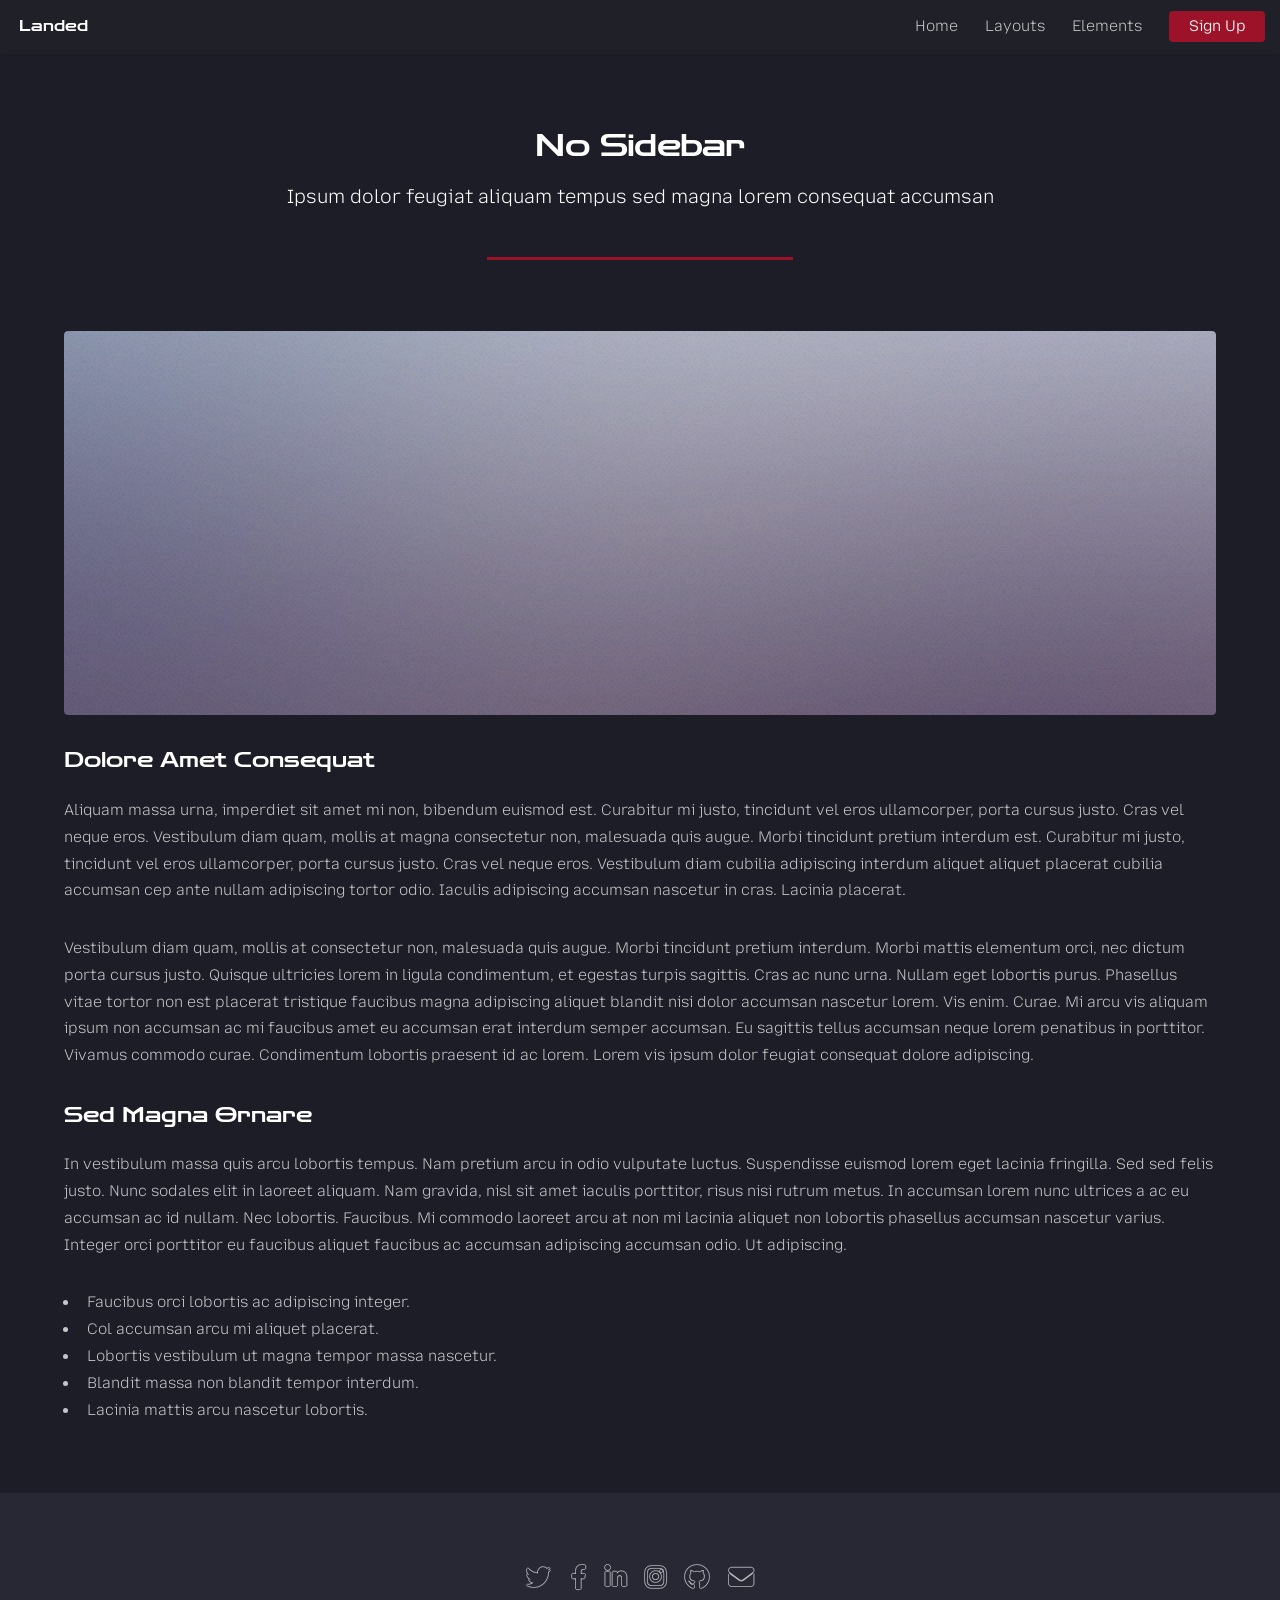
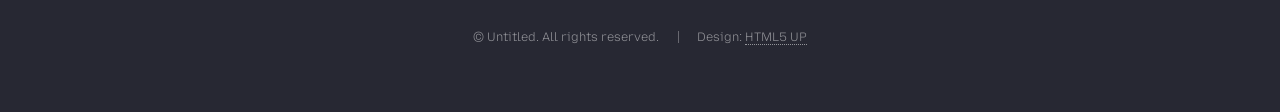
<file: public/no-sidebar.html>
<!DOCTYPE HTML>
<!--
	Landed by HTML5 UP
	html5up.net | @ajlkn
	Free for personal and commercial use under the CCA 3.0 license (html5up.net/license)
-->
<html>
	<head>
		<title>No Sidebar - Landed by HTML5 UP</title>
		<meta charset="utf-8" />
		<meta name="viewport" content="width=device-width, initial-scale=1, user-scalable=no" />
		<link rel="stylesheet" href="assets/css/main.css" />
		<noscript><link rel="stylesheet" href="assets/css/noscript.css" /></noscript>
	</head>
	<body class="is-preload">
		<div id="page-wrapper">

			<!-- Header -->
				<header id="header">
					<h1 id="logo"><a href="index.html">Landed</a></h1>
					<nav id="nav">
						<ul>
							<li><a href="index.html">Home</a></li>
							<li>
								<a href="#">Layouts</a>
								<ul>
									<li><a href="left-sidebar.html">Left Sidebar</a></li>
									<li><a href="right-sidebar.html">Right Sidebar</a></li>
									<li><a href="no-sidebar.html">No Sidebar</a></li>
									<li>
										<a href="#">Submenu</a>
										<ul>
											<li><a href="#">Option 1</a></li>
											<li><a href="#">Option 2</a></li>
											<li><a href="#">Option 3</a></li>
											<li><a href="#">Option 4</a></li>
										</ul>
									</li>
								</ul>
							</li>
							<li><a href="elements.html">Elements</a></li>
							<li><a href="#" class="button primary">Sign Up</a></li>
						</ul>
					</nav>
				</header>

			<!-- Main -->
				<div id="main" class="wrapper style1">
					<div class="container">
						<header class="major">
							<h2>No Sidebar</h2>
							<p>Ipsum dolor feugiat aliquam tempus sed magna lorem consequat accumsan</p>
						</header>

						<!-- Content -->
							<section id="content">
								<a href="#" class="image fit"><img src="images/pic07.jpg" alt="" /></a>
								<h3>Dolore Amet Consequat</h3>
								<p>Aliquam massa urna, imperdiet sit amet mi non, bibendum euismod est. Curabitur mi justo, tincidunt vel eros ullamcorper, porta cursus justo. Cras vel neque eros. Vestibulum diam quam, mollis at magna consectetur non, malesuada quis augue. Morbi tincidunt pretium interdum est. Curabitur mi justo, tincidunt vel eros ullamcorper, porta cursus justo. Cras vel neque eros. Vestibulum diam cubilia adipiscing interdum aliquet aliquet placerat cubilia accumsan cep ante nullam adipiscing tortor odio. Iaculis adipiscing accumsan nascetur in cras. Lacinia placerat.</p>
								<p>Vestibulum diam quam, mollis at consectetur non, malesuada quis augue. Morbi tincidunt pretium interdum. Morbi mattis elementum orci, nec dictum porta cursus justo. Quisque ultricies lorem in ligula condimentum, et egestas turpis sagittis. Cras ac nunc urna. Nullam eget lobortis purus. Phasellus vitae tortor non est placerat tristique faucibus magna adipiscing aliquet blandit nisi dolor accumsan nascetur lorem. Vis enim. Curae. Mi arcu vis aliquam ipsum non accumsan ac mi faucibus amet eu accumsan erat interdum semper accumsan. Eu sagittis tellus accumsan neque lorem penatibus in porttitor. Vivamus commodo curae. Condimentum lobortis praesent id ac lorem. Lorem vis ipsum dolor feugiat consequat dolore adipiscing.</p>
								<h3>Sed Magna Ornare</h3>
								<p>In vestibulum massa quis arcu lobortis tempus. Nam pretium arcu in odio vulputate luctus. Suspendisse euismod lorem eget lacinia fringilla. Sed sed felis justo. Nunc sodales elit in laoreet aliquam. Nam gravida, nisl sit amet iaculis porttitor, risus nisi rutrum metus. In accumsan lorem nunc ultrices a ac eu accumsan ac id nullam. Nec lobortis. Faucibus. Mi commodo laoreet arcu at non mi lacinia aliquet non lobortis phasellus accumsan nascetur varius. Integer orci porttitor eu faucibus aliquet faucibus ac accumsan adipiscing accumsan odio. Ut adipiscing.</p>
								<ul>
									<li>Faucibus orci lobortis ac adipiscing integer.</li>
									<li>Col accumsan arcu mi aliquet placerat.</li>
									<li>Lobortis vestibulum ut magna tempor massa nascetur.</li>
									<li>Blandit massa non blandit tempor interdum.</li>
									<li>Lacinia mattis arcu nascetur lobortis.</li>
								</ul>
							</section>

					</div>
				</div>

			<!-- Footer -->
				<footer id="footer">
					<ul class="icons">
						<li><a href="#" class="icon brands alt fa-twitter"><span class="label">Twitter</span></a></li>
						<li><a href="#" class="icon brands alt fa-facebook-f"><span class="label">Facebook</span></a></li>
						<li><a href="#" class="icon brands alt fa-linkedin-in"><span class="label">LinkedIn</span></a></li>
						<li><a href="#" class="icon brands alt fa-instagram"><span class="label">Instagram</span></a></li>
						<li><a href="#" class="icon brands alt fa-github"><span class="label">GitHub</span></a></li>
						<li><a href="#" class="icon solid alt fa-envelope"><span class="label">Email</span></a></li>
					</ul>
					<ul class="copyright">
						<li>&copy; Untitled. All rights reserved.</li><li>Design: <a href="http://html5up.net">HTML5 UP</a></li>
					</ul>
				</footer>

		</div>

		<!-- Scripts -->
			<script src="assets/js/jquery.min.js"></script>
			<script src="assets/js/jquery.scrolly.min.js"></script>
			<script src="assets/js/jquery.dropotron.min.js"></script>
			<script src="assets/js/jquery.scrollex.min.js"></script>
			<script src="assets/js/browser.min.js"></script>
			<script src="assets/js/breakpoints.min.js"></script>
			<script src="assets/js/util.js"></script>
			<script src="assets/js/main.js"></script>

	</body>
</html>
</file>
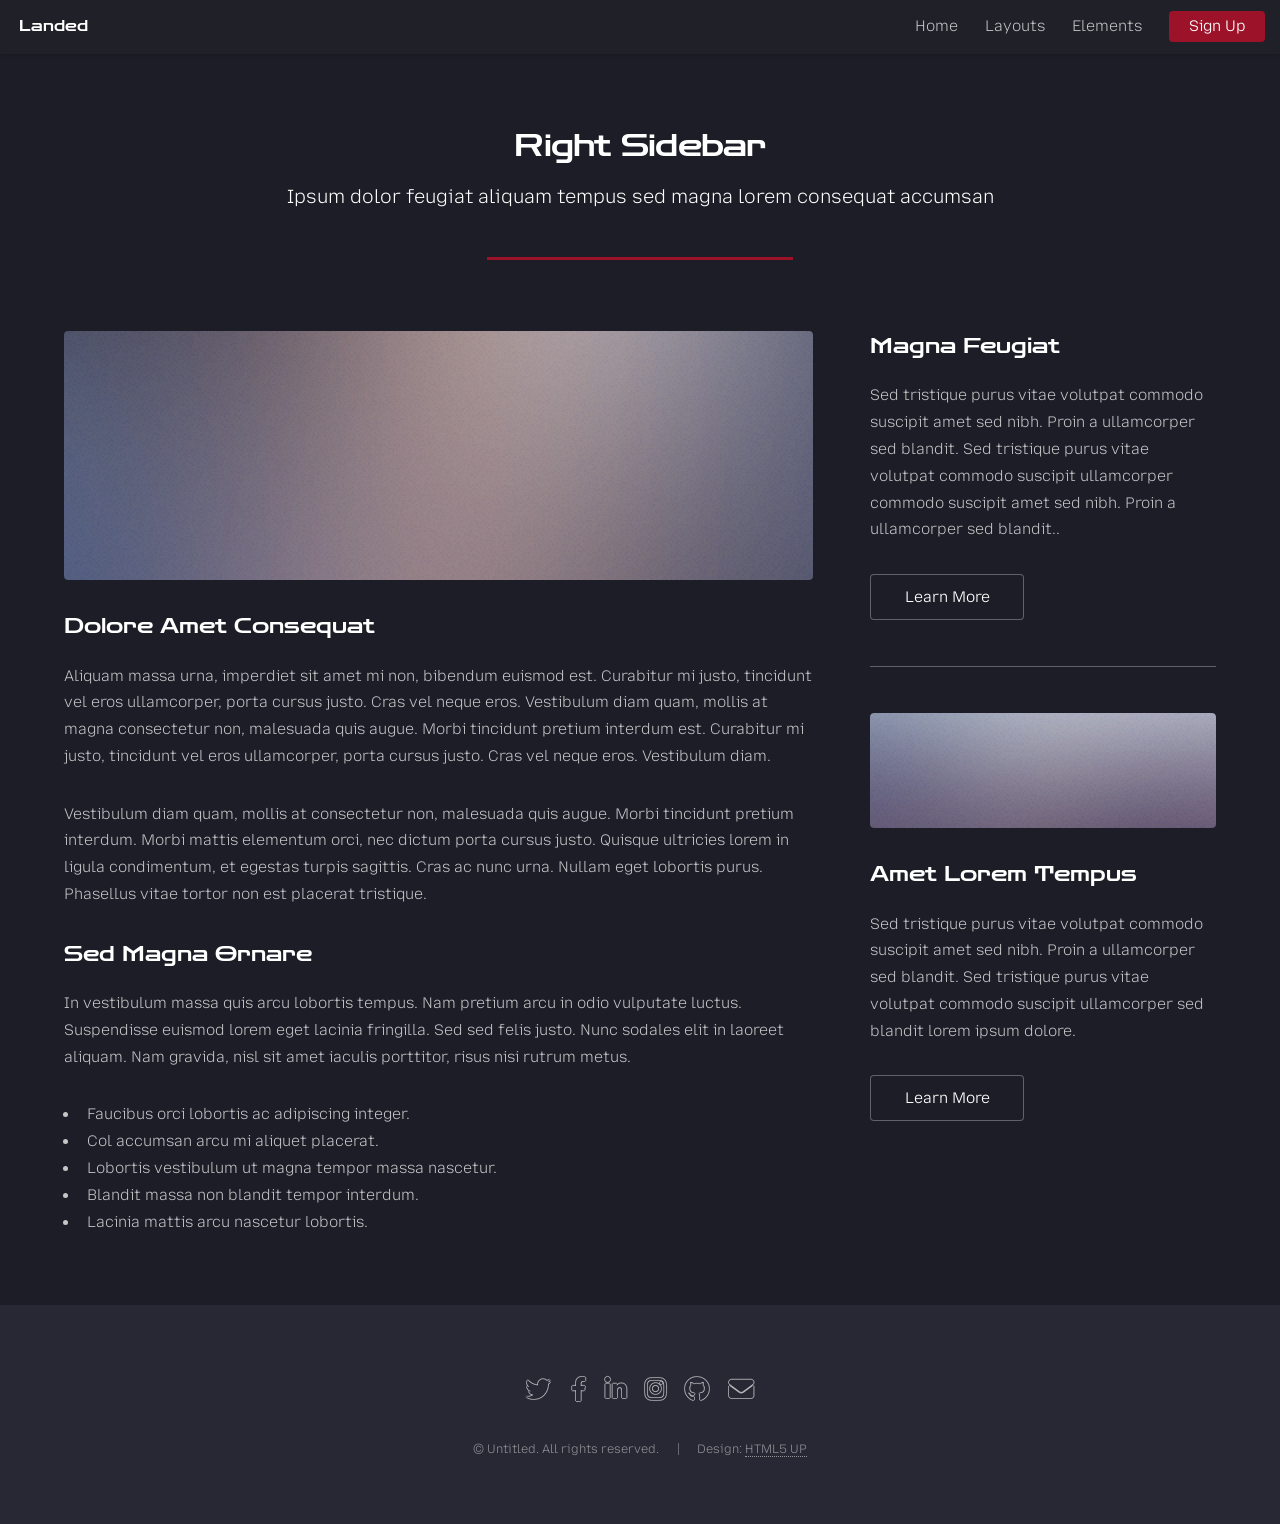
<file: public/right-sidebar.html>
<!DOCTYPE HTML>
<!--
	Landed by HTML5 UP
	html5up.net | @ajlkn
	Free for personal and commercial use under the CCA 3.0 license (html5up.net/license)
-->
<html>
	<head>
		<title>Right Sidebar - Landed by HTML5 UP</title>
		<meta charset="utf-8" />
		<meta name="viewport" content="width=device-width, initial-scale=1, user-scalable=no" />
		<link rel="stylesheet" href="assets/css/main.css" />
		<noscript><link rel="stylesheet" href="assets/css/noscript.css" /></noscript>
	</head>
	<body class="is-preload">
		<div id="page-wrapper">

			<!-- Header -->
				<header id="header">
					<h1 id="logo"><a href="index.html">Landed</a></h1>
					<nav id="nav">
						<ul>
							<li><a href="index.html">Home</a></li>
							<li>
								<a href="#">Layouts</a>
								<ul>
									<li><a href="left-sidebar.html">Left Sidebar</a></li>
									<li><a href="right-sidebar.html">Right Sidebar</a></li>
									<li><a href="no-sidebar.html">No Sidebar</a></li>
									<li>
										<a href="#">Submenu</a>
										<ul>
											<li><a href="#">Option 1</a></li>
											<li><a href="#">Option 2</a></li>
											<li><a href="#">Option 3</a></li>
											<li><a href="#">Option 4</a></li>
										</ul>
									</li>
								</ul>
							</li>
							<li><a href="elements.html">Elements</a></li>
							<li><a href="#" class="button primary">Sign Up</a></li>
						</ul>
					</nav>
				</header>

			<!-- Main -->
				<div id="main" class="wrapper style1">
					<div class="container">
						<header class="major">
							<h2>Right Sidebar</h2>
							<p>Ipsum dolor feugiat aliquam tempus sed magna lorem consequat accumsan</p>
						</header>
						<div class="row gtr-150">
							<div class="col-8 col-12-medium">

								<!-- Content -->
									<section id="content">
										<a href="#" class="image fit"><img src="images/pic06.jpg" alt="" /></a>
										<h3>Dolore Amet Consequat</h3>
										<p>Aliquam massa urna, imperdiet sit amet mi non, bibendum euismod est. Curabitur mi justo, tincidunt vel eros ullamcorper, porta cursus justo. Cras vel neque eros. Vestibulum diam quam, mollis at magna consectetur non, malesuada quis augue. Morbi tincidunt pretium interdum est. Curabitur mi justo, tincidunt vel eros ullamcorper, porta cursus justo. Cras vel neque eros. Vestibulum diam.</p>
										<p>Vestibulum diam quam, mollis at consectetur non, malesuada quis augue. Morbi tincidunt pretium interdum. Morbi mattis elementum orci, nec dictum porta cursus justo. Quisque ultricies lorem in ligula condimentum, et egestas turpis sagittis. Cras ac nunc urna. Nullam eget lobortis purus. Phasellus vitae tortor non est placerat tristique.</p>
										<h3>Sed Magna Ornare</h3>
										<p>In vestibulum massa quis arcu lobortis tempus. Nam pretium arcu in odio vulputate luctus. Suspendisse euismod lorem eget lacinia fringilla. Sed sed felis justo. Nunc sodales elit in laoreet aliquam. Nam gravida, nisl sit amet iaculis porttitor, risus nisi rutrum metus.</p>
										<ul>
											<li>Faucibus orci lobortis ac adipiscing integer.</li>
											<li>Col accumsan arcu mi aliquet placerat.</li>
											<li>Lobortis vestibulum ut magna tempor massa nascetur.</li>
											<li>Blandit massa non blandit tempor interdum.</li>
											<li>Lacinia mattis arcu nascetur lobortis.</li>
										</ul>
									</section>

							</div>
							<div class="col-4 col-12-medium">

								<!-- Sidebar -->
									<section id="sidebar">
										<section>
											<h3>Magna Feugiat</h3>
											<p>Sed tristique purus vitae volutpat commodo suscipit amet sed nibh. Proin a ullamcorper sed blandit. Sed tristique purus vitae volutpat commodo suscipit ullamcorper commodo suscipit amet sed nibh. Proin a ullamcorper sed blandit..</p>
											<footer>
												<ul class="actions">
													<li><a href="#" class="button">Learn More</a></li>
												</ul>
											</footer>
										</section>
										<hr />
										<section>
											<a href="#" class="image fit"><img src="images/pic07.jpg" alt="" /></a>
											<h3>Amet Lorem Tempus</h3>
											<p>Sed tristique purus vitae volutpat commodo suscipit amet sed nibh. Proin a ullamcorper sed blandit. Sed tristique purus vitae volutpat commodo suscipit ullamcorper sed blandit lorem ipsum dolore.</p>
											<footer>
												<ul class="actions">
													<li><a href="#" class="button">Learn More</a></li>
												</ul>
											</footer>
										</section>
									</section>

							</div>
						</div>
					</div>
				</div>

			<!-- Footer -->
				<footer id="footer">
					<ul class="icons">
						<li><a href="#" class="icon brands alt fa-twitter"><span class="label">Twitter</span></a></li>
						<li><a href="#" class="icon brands alt fa-facebook-f"><span class="label">Facebook</span></a></li>
						<li><a href="#" class="icon brands alt fa-linkedin-in"><span class="label">LinkedIn</span></a></li>
						<li><a href="#" class="icon brands alt fa-instagram"><span class="label">Instagram</span></a></li>
						<li><a href="#" class="icon brands alt fa-github"><span class="label">GitHub</span></a></li>
						<li><a href="#" class="icon solid alt fa-envelope"><span class="label">Email</span></a></li>
					</ul>
					<ul class="copyright">
						<li>&copy; Untitled. All rights reserved.</li><li>Design: <a href="http://html5up.net">HTML5 UP</a></li>
					</ul>
				</footer>

		</div>

		<!-- Scripts -->
			<script src="assets/js/jquery.min.js"></script>
			<script src="assets/js/jquery.scrolly.min.js"></script>
			<script src="assets/js/jquery.dropotron.min.js"></script>
			<script src="assets/js/jquery.scrollex.min.js"></script>
			<script src="assets/js/browser.min.js"></script>
			<script src="assets/js/breakpoints.min.js"></script>
			<script src="assets/js/util.js"></script>
			<script src="assets/js/main.js"></script>

	</body>
</html>
</file>
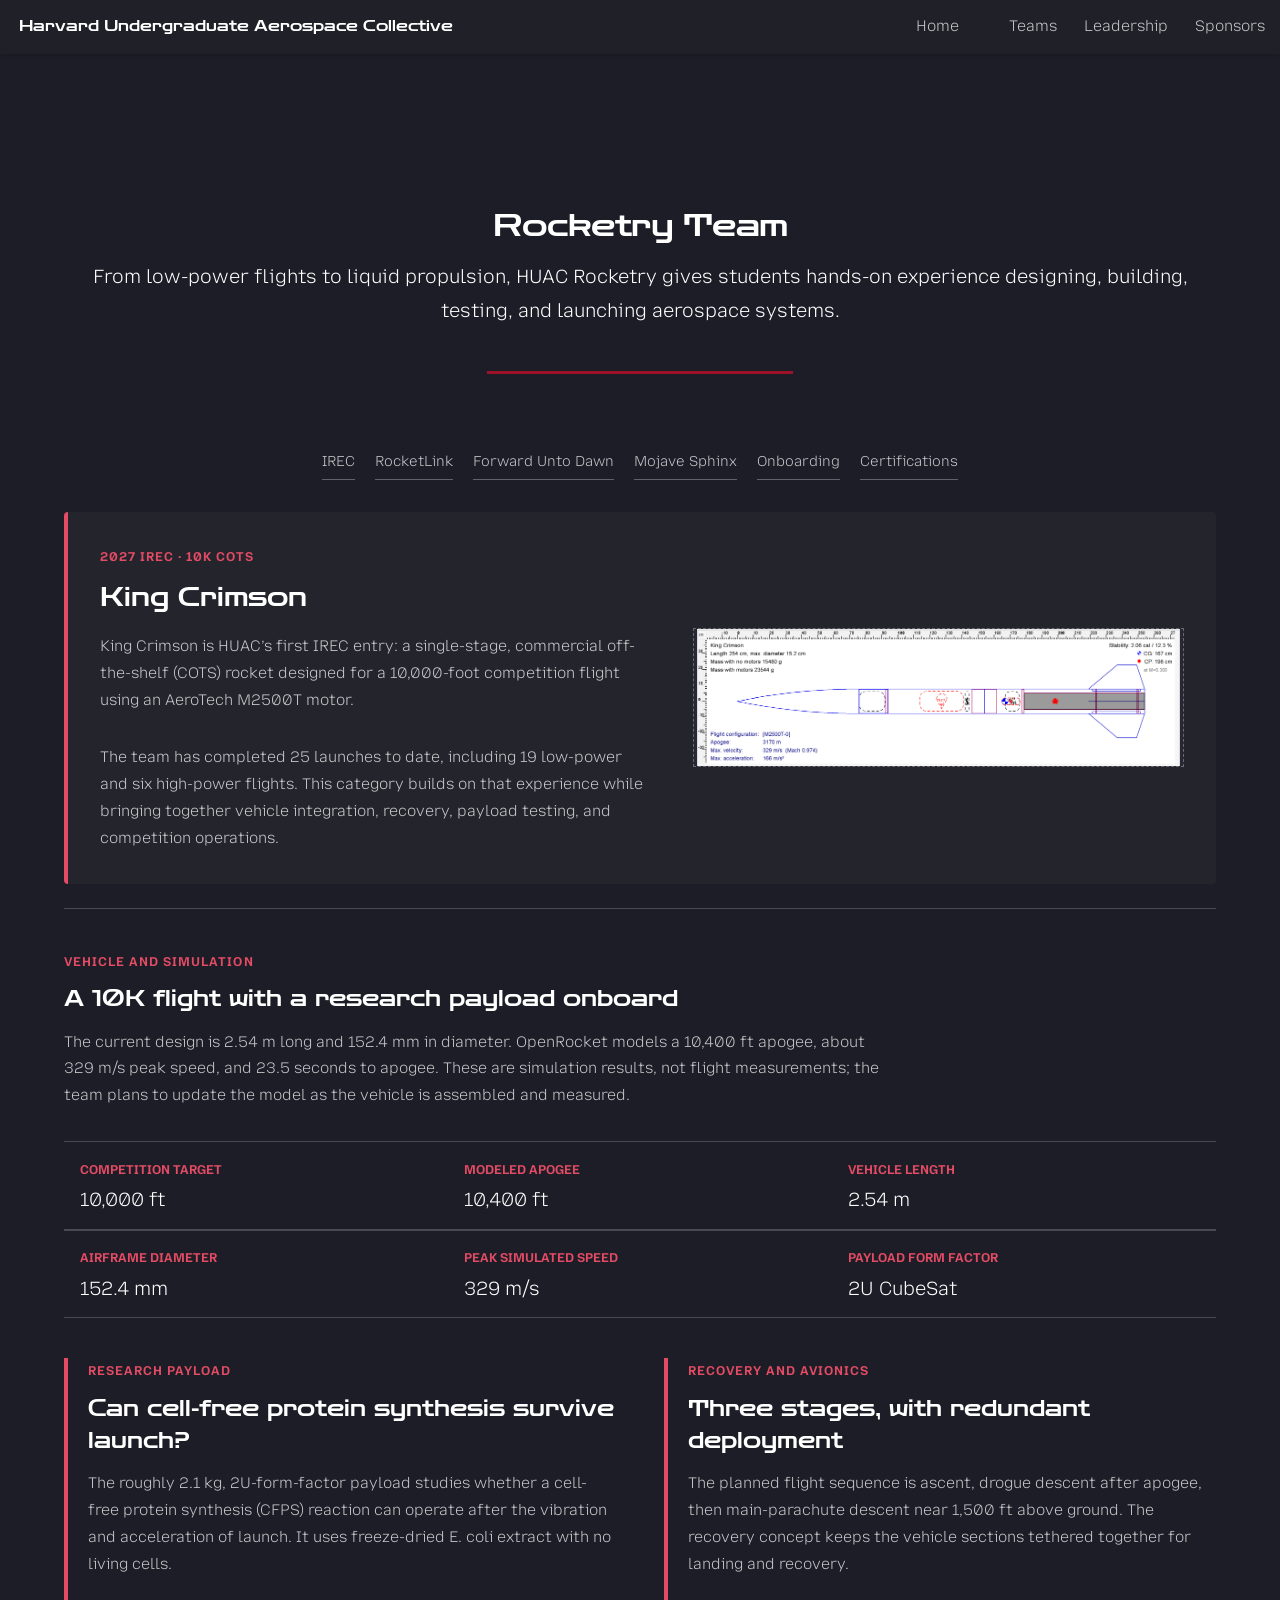
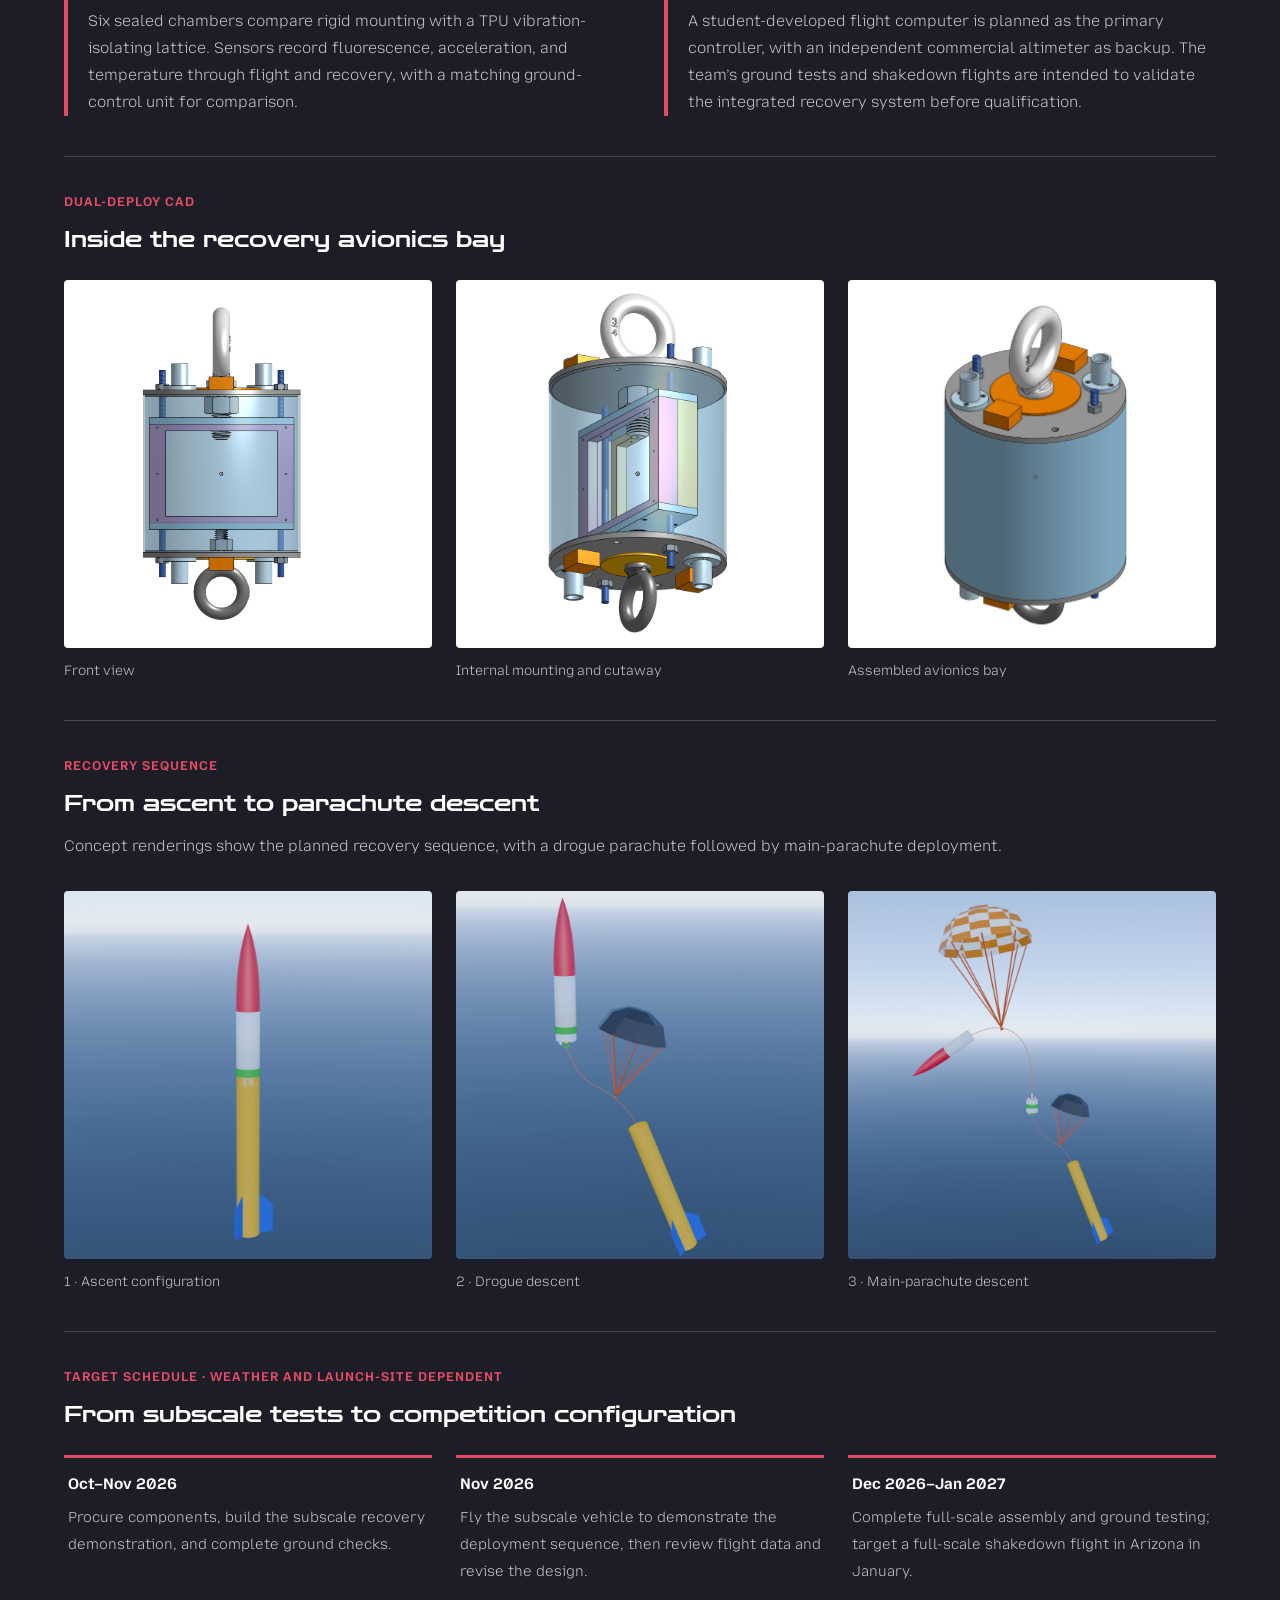
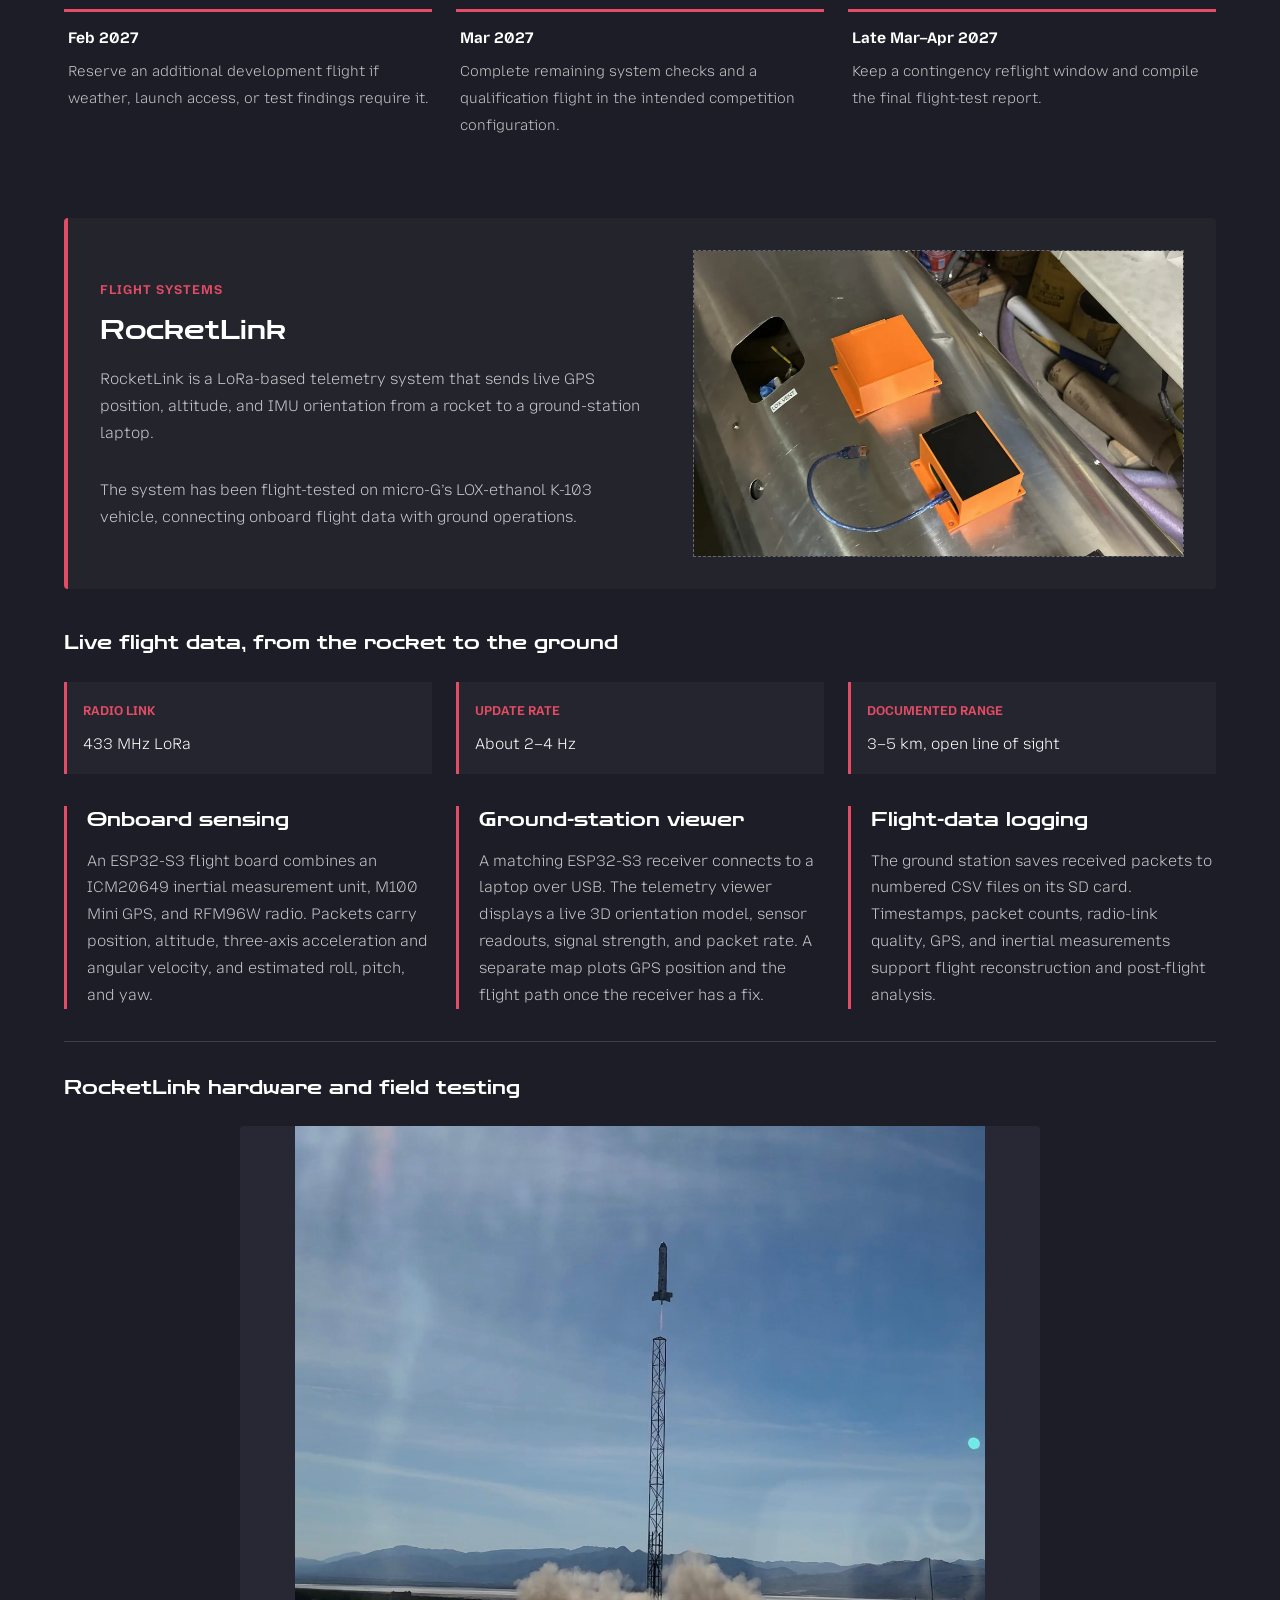
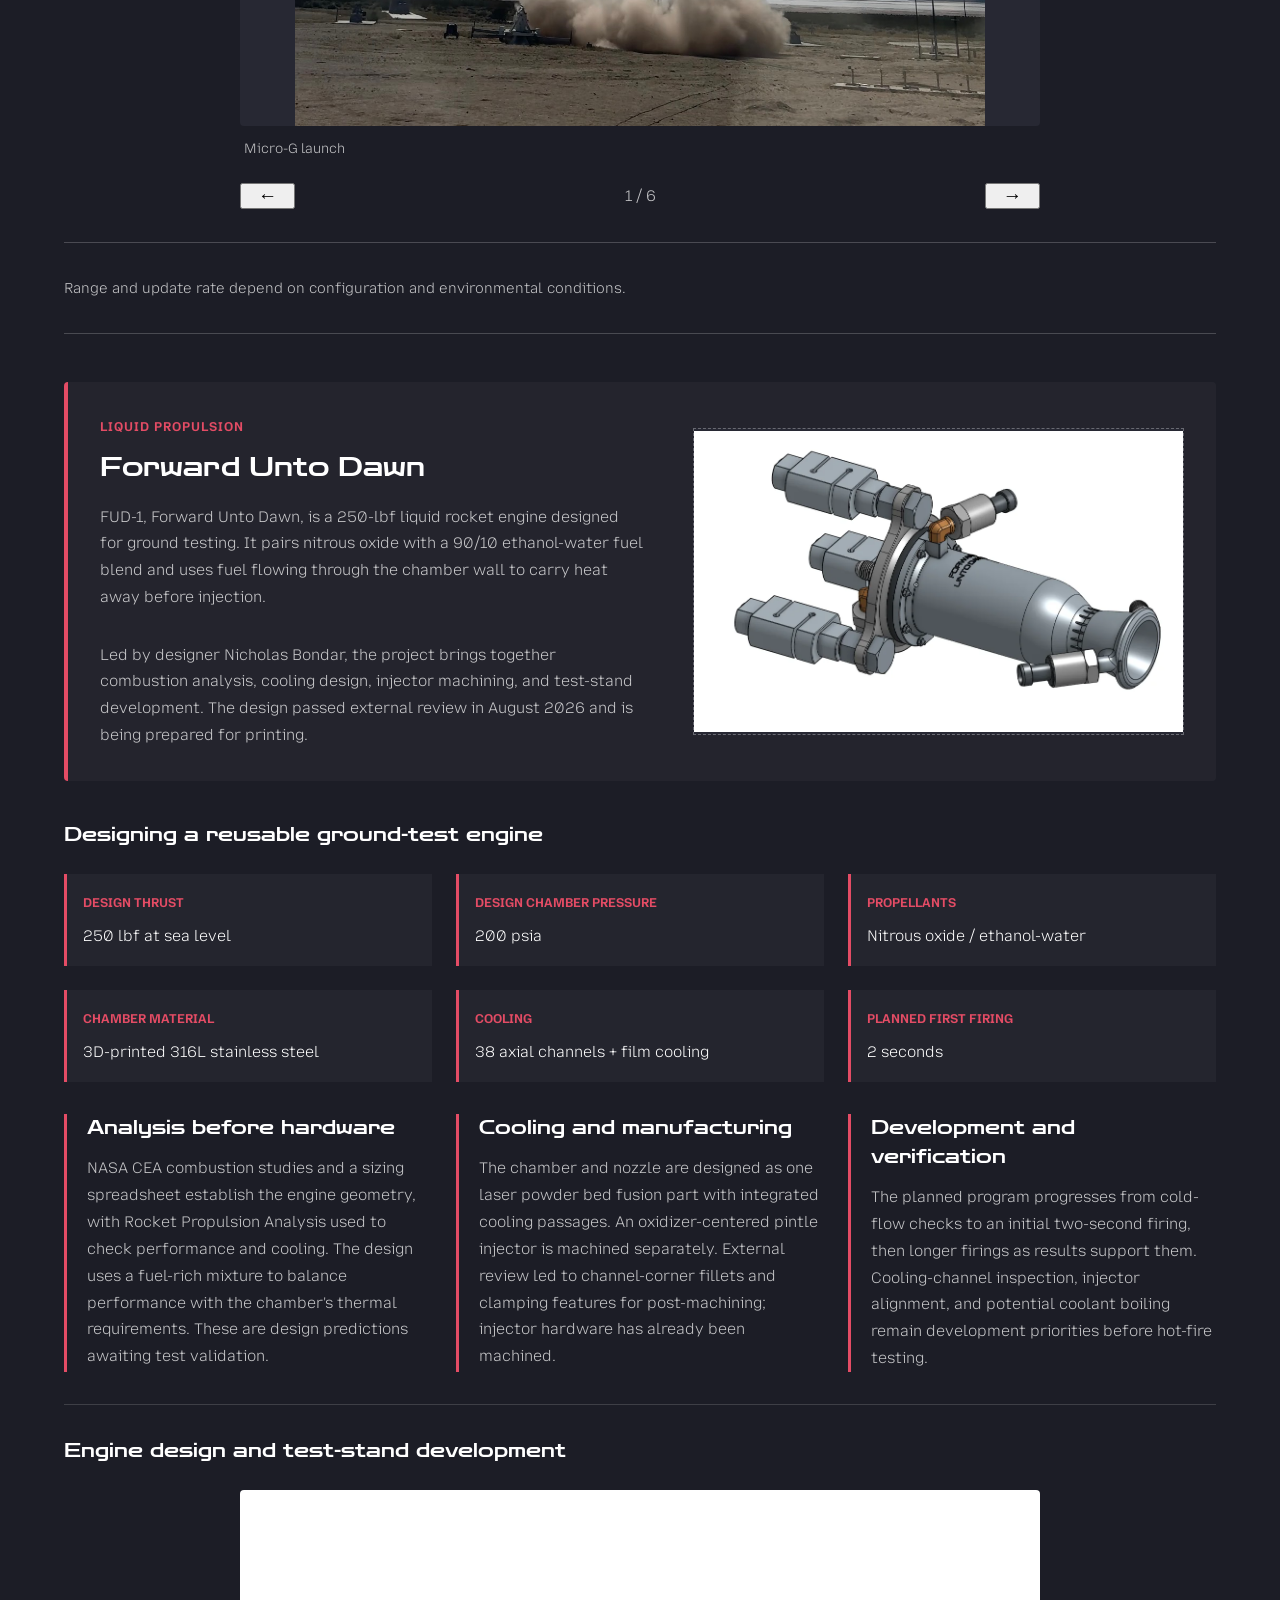
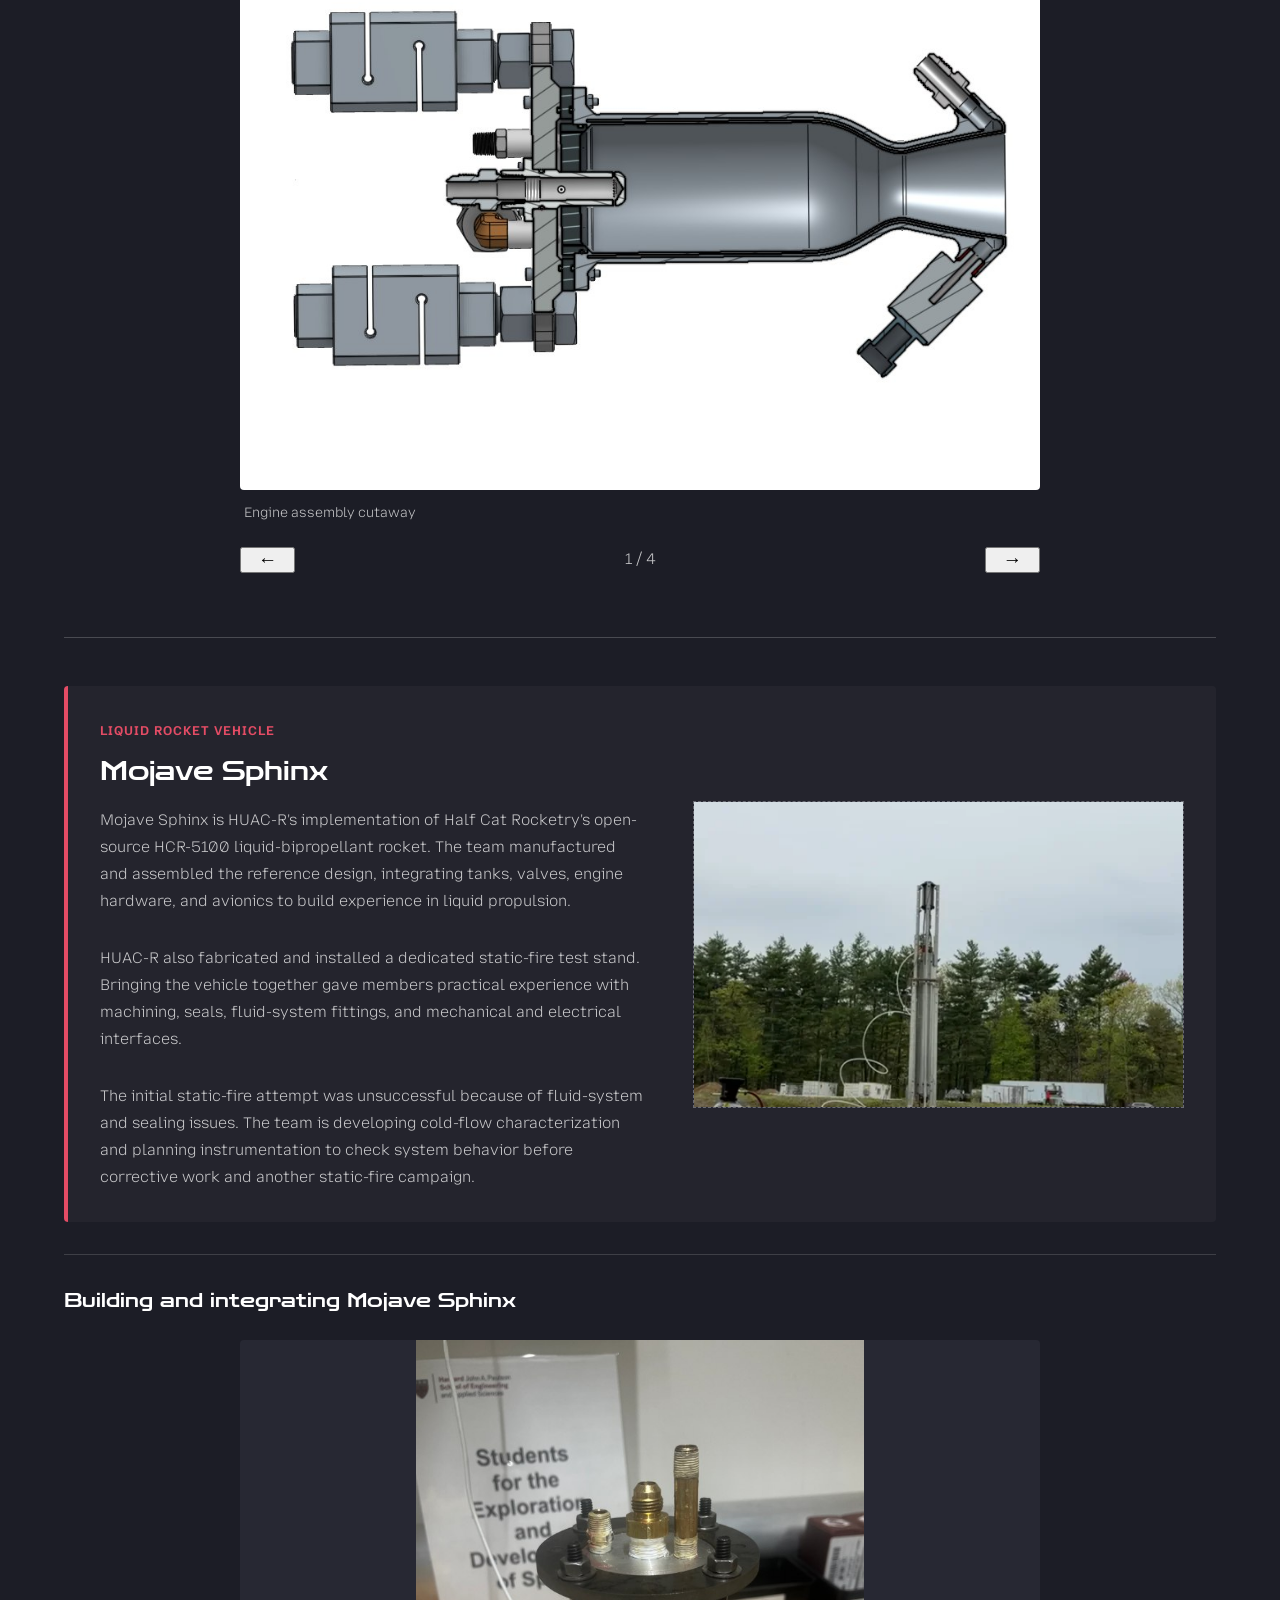
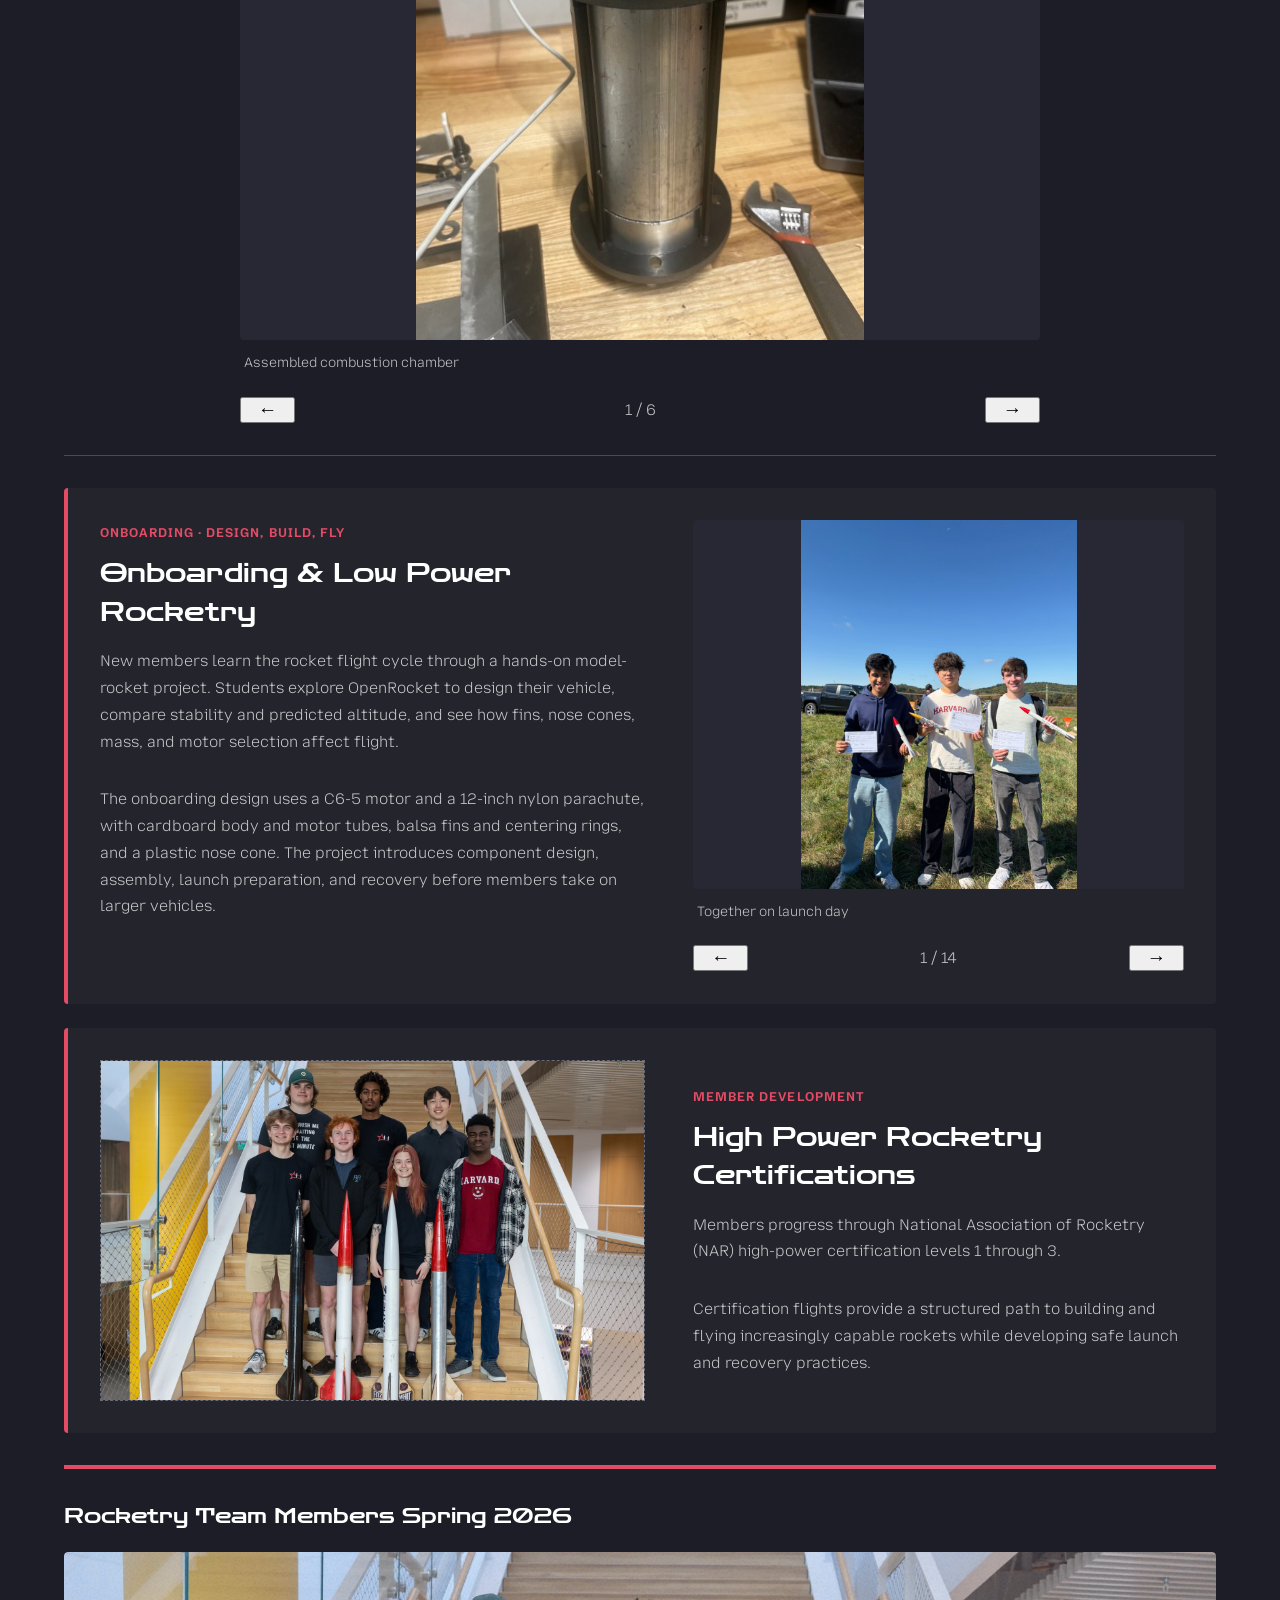
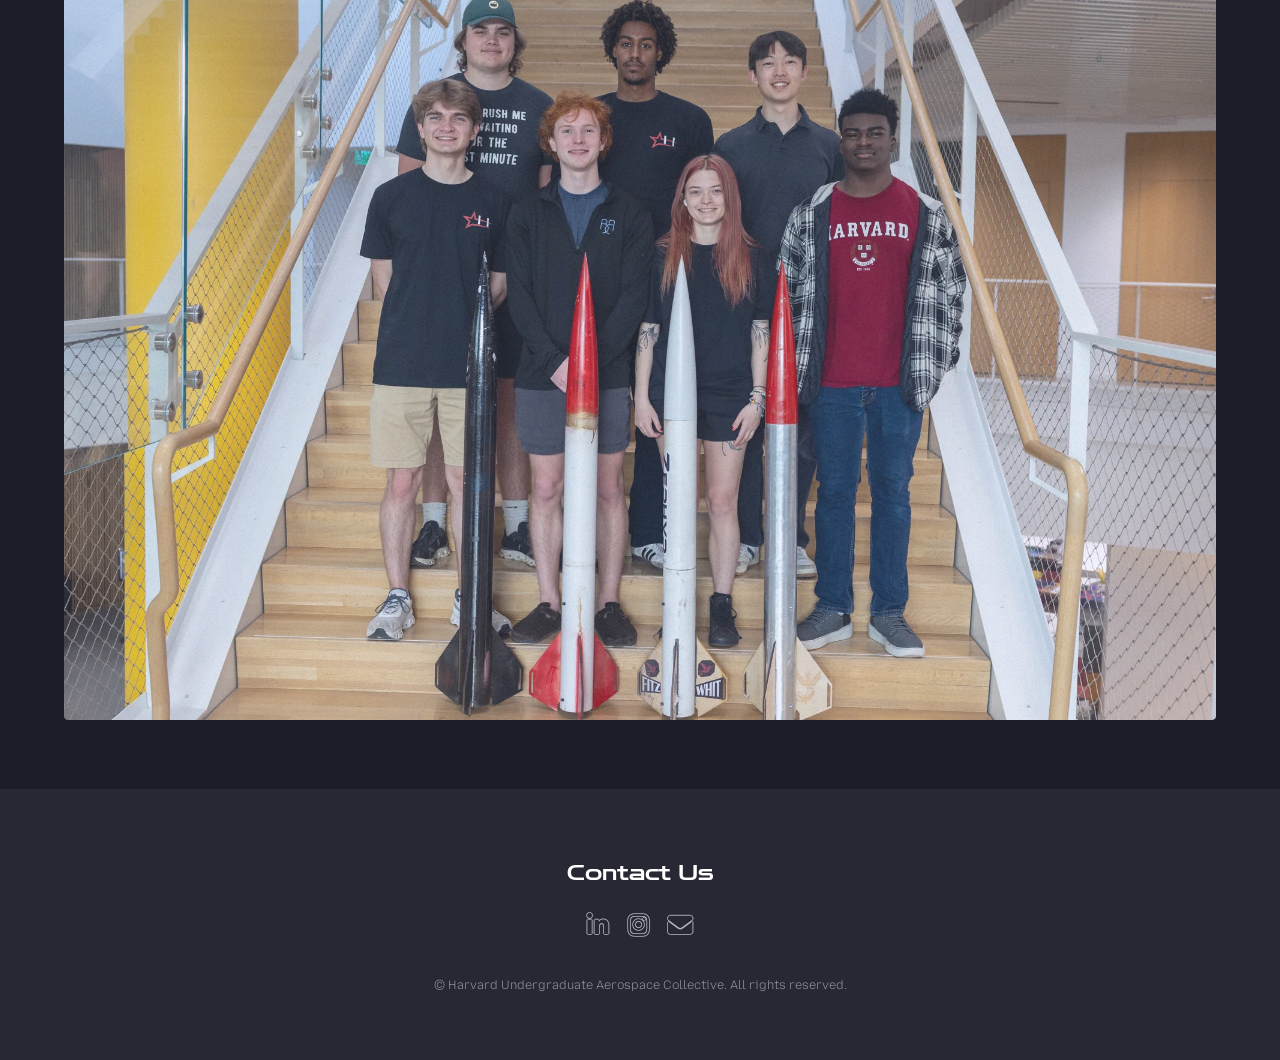
<file: public/rocketry.html>
<!DOCTYPE HTML>
<html>
	<head>
		<title>HUAC Rocketry Team</title>
		<link rel="icon" type="image/png" href="images/HuacIcon.png">
		<meta charset="utf-8" />
		<meta name="viewport" content="width=device-width, initial-scale=1, user-scalable=no" />
		<link rel="stylesheet" href="assets/css/main.css" />
		<link rel="stylesheet" href="assets/css/rocketry.css?v=10" />
		<noscript><link rel="stylesheet" href="assets/css/noscript.css" /></noscript>
		<link rel="preconnect" href="https://fonts.googleapis.com">
		<link rel="preconnect" href="https://fonts.gstatic.com" crossorigin>
		<link href="https://fonts.googleapis.com/css2?family=Mozilla+Text:wght@200..700&family=Zen+Dots&display=swap" rel="stylesheet">
	</head>
	<body class="is-preload rocketry-page">
		<div id="page-wrapper">

			<!-- Header -->
				<header id="header">
					<h1 id="logo"><a href="index.html">Harvard Undergraduate Aerospace Collective
					</a></h1>
					<nav id="nav">
						<ul>
							<li><a href="index.html">Home</a></li>
							<li>
								<li>
									<a href="#">Teams</a>
									<ul>
										<li><a href="satellite.html">Satellite</a></li>
										<li><a href="rocketry.html">Rocketry</a></li>
										<li><a href="uav.html">UAV</a></li>
									</ul>
								</li>
								<li><a href="leadership.html">Leadership</a></li>
								<li><a href="sponsors.html">Sponsors</a></li>
							</li>
						</ul>
					</nav>
				</header>
				<!-- Main -->
				<main id="main" class="wrapper style1">
					<div class="container">
						<header class="major">
							<h2>Rocketry Team</h2>
							<p>From low-power flights to liquid propulsion, HUAC Rocketry gives students hands-on experience designing, building, testing, and launching aerospace systems.</p>
						</header>

						<nav class="rocketry-project-nav" aria-label="Rocketry projects">
							<a href="#irec">IREC</a>
							<a href="#rocketlink">RocketLink</a>
							<a href="#forward-unto-dawn">Forward Unto Dawn</a>
							<a href="#mojave-sphinx">Mojave Sphinx</a>
							<a href="#low-power">Onboarding</a>
							<a href="#certifications">Certifications</a>
						</nav>

						<section class="rocketry-projects" aria-label="Rocketry projects">
							<article class="rocketry-project" id="irec">
								<div class="rocketry-project__copy">
									<p class="rocketry-project__eyebrow">2027 IREC · 10K COTS</p>
									<h3>King Crimson</h3>
									<p>King Crimson is HUAC’s first IREC entry: a single-stage, commercial off-the-shelf (COTS) rocket designed for a 10,000-foot competition flight using an AeroTech M2500T motor.</p>
									<p>The team has completed 25 launches to date, including 19 low-power and six high-power flights. This category builds on that experience while bringing together vehicle integration, recovery, payload testing, and competition operations.</p>
								</div>
								<div class="rocketry-project__media rocketry-project__media--openrocket">
									<img src="images/rocketry/irec-openrocket.png" alt="OpenRocket design and simulated flight summary for King Crimson" loading="lazy" />
								</div>
							</article>

							<section class="irec-details" aria-label="King Crimson IREC details">
								<div class="irec-overview">
									<p class="rocketry-project__eyebrow">Vehicle and simulation</p>
									<h4>A 10K flight with a research payload onboard</h4>
									<p>The current design is 2.54 m long and 152.4 mm in diameter. OpenRocket models a 10,400 ft apogee, about 329 m/s peak speed, and 23.5 seconds to apogee. These are simulation results, not flight measurements; the team plans to update the model as the vehicle is assembled and measured.</p>
								</div>
								<dl class="irec-specs">
									<div><dt>Competition target</dt><dd>10,000 ft</dd></div>
									<div><dt>Modeled apogee</dt><dd>10,400 ft</dd></div>
									<div><dt>Vehicle length</dt><dd>2.54 m</dd></div>
									<div><dt>Airframe diameter</dt><dd>152.4 mm</dd></div>
									<div><dt>Peak simulated speed</dt><dd>329 m/s</dd></div>
									<div><dt>Payload form factor</dt><dd>2U CubeSat</dd></div>
								</dl>

								<div class="irec-detail-grid">
									<article>
										<p class="rocketry-project__eyebrow">Research payload</p>
										<h4>Can cell-free protein synthesis survive launch?</h4>
										<p>The roughly 2.1 kg, 2U-form-factor payload studies whether a cell-free protein synthesis (CFPS) reaction can operate after the vibration and acceleration of launch. It uses freeze-dried E. coli extract with no living cells.</p>
										<p>Six sealed chambers compare rigid mounting with a TPU vibration-isolating lattice. Sensors record fluorescence, acceleration, and temperature through flight and recovery, with a matching ground-control unit for comparison.</p>
									</article>
									<article>
										<p class="rocketry-project__eyebrow">Recovery and avionics</p>
										<h4>Three stages, with redundant deployment</h4>
										<p>The planned flight sequence is ascent, drogue descent after apogee, then main-parachute descent near 1,500 ft above ground. The recovery concept keeps the vehicle sections tethered together for landing and recovery.</p>
										<p>A student-developed flight computer is planned as the primary controller, with an independent commercial altimeter as backup. The team’s ground tests and shakedown flights are intended to validate the integrated recovery system before qualification.</p>
									</article>
								</div>

								<section class="irec-gallery-section" aria-labelledby="irec-cad-title">
<p class="rocketry-project__eyebrow">Dual-deploy CAD</p>
<h4 id="irec-cad-title">Inside the recovery avionics bay</h4>
<div class="irec-gallery irec-gallery--cad"><figure><a href="images/rocketry/irec-dual-deploy-front.png" aria-label="View full image: Front view"><img src="images/rocketry/irec-dual-deploy-front.png" alt="Front view of the dual-deploy avionics bay CAD model" width="734" height="706" loading="lazy" decoding="async" /></a><figcaption>Front view</figcaption></figure>
<figure><a href="images/rocketry/irec-dual-deploy-cutaway.png" aria-label="View full image: Internal mounting and cutaway"><img src="images/rocketry/irec-dual-deploy-cutaway.png" alt="Angled cutaway CAD view of the avionics bay and internal mounting structure" width="816" height="980" loading="lazy" decoding="async" /></a><figcaption>Internal mounting and cutaway</figcaption></figure>
<figure><a href="images/rocketry/irec-dual-deploy-assembly.png" aria-label="View full image: Assembled avionics bay"><img src="images/rocketry/irec-dual-deploy-assembly.png" alt="CAD view of the assembled cylindrical dual-deploy avionics bay" width="690" height="746" loading="lazy" decoding="async" /></a><figcaption>Assembled avionics bay</figcaption></figure></div>
</section>
<section class="irec-gallery-section" aria-labelledby="irec-recovery-title">
<p class="rocketry-project__eyebrow">Recovery sequence</p>
<h4 id="irec-recovery-title">From ascent to parachute descent</h4>
<p>Concept renderings show the planned recovery sequence, with a drogue parachute followed by main-parachute deployment.</p>
<div class="irec-gallery"><figure><a href="images/rocketry/irec-recovery-stage-1.jpg" aria-label="View full image: 1 · Ascent configuration"><img src="images/rocketry/irec-recovery-stage-1.jpg" alt="King Crimson recovery concept with the rocket fully assembled" width="1920" height="1920" loading="lazy" decoding="async" /></a><figcaption>1 · Ascent configuration</figcaption></figure>
<figure><a href="images/rocketry/irec-recovery-stage-2.jpg" aria-label="View full image: 2 · Drogue descent"><img src="images/rocketry/irec-recovery-stage-2.jpg" alt="Recovery concept with separated rocket sections tethered beneath the drogue parachute" width="1920" height="1920" loading="lazy" decoding="async" /></a><figcaption>2 · Drogue descent</figcaption></figure>
<figure><a href="images/rocketry/irec-recovery-stage-3.jpg" aria-label="View full image: 3 · Main-parachute descent"><img src="images/rocketry/irec-recovery-stage-3.jpg" alt="Recovery concept with the main and drogue parachutes deployed and rocket sections tethered together" width="1920" height="1920" loading="lazy" decoding="async" /></a><figcaption>3 · Main-parachute descent</figcaption></figure></div>
</section>

<div class="irec-test-plan">
									<p class="rocketry-project__eyebrow">Target schedule · weather and launch-site dependent</p>
									<h4>From subscale tests to competition configuration</h4>
									<ol>
										<li><span>Oct–Nov 2026</span><p>Procure components, build the subscale recovery demonstration, and complete ground checks.</p></li>
										<li><span>Nov 2026</span><p>Fly the subscale vehicle to demonstrate the deployment sequence, then review flight data and revise the design.</p></li>
										<li><span>Dec 2026–Jan 2027</span><p>Complete full-scale assembly and ground testing; target a full-scale shakedown flight in Arizona in January.</p></li>
										<li><span>Feb 2027</span><p>Reserve an additional development flight if weather, launch access, or test findings require it.</p></li>
										<li><span>Mar 2027</span><p>Complete remaining system checks and a qualification flight in the intended competition configuration.</p></li>
										<li><span>Late Mar–Apr 2027</span><p>Keep a contingency reflight window and compile the final flight-test report.</p></li>
									</ol>
								</div>
							</section>

							<article class="rocketry-project" id="rocketlink">
								<div class="rocketry-project__copy">
									<p class="rocketry-project__eyebrow">Flight systems</p>
									<h3>RocketLink</h3>
									<p>RocketLink is a LoRa-based telemetry system that sends live GPS position, altitude, and IMU orientation from a rocket to a ground-station laptop.</p>
									<p>The system has been flight-tested on micro-G’s LOX-ethanol K-103 vehicle, connecting onboard flight data with ground operations.</p>
								</div>
								<div class="rocketry-project__media">
									<img src="images/rocketry/rocketlink-microg-launch.webp" alt="RocketLink-equipped rocket launching at a test site" loading="lazy" />
								</div>
							</article>

							<section class="rocketry-details" aria-labelledby="rocketlink-details-title">
								<h4 id="rocketlink-details-title">Live flight data, from the rocket to the ground</h4>
								<dl class="project-specs">
									<div><dt>Radio link</dt><dd>433 MHz LoRa</dd></div>
									<div><dt>Update rate</dt><dd>About 2–4 Hz</dd></div>
									<div><dt>Documented range</dt><dd>3–5 km, open line of sight</dd></div>
								</dl>
								<div class="project-detail-grid">
									<article><h4>Onboard sensing</h4><p>An ESP32-S3 flight board combines an ICM20649 inertial measurement unit, M100 Mini GPS, and RFM96W radio. Packets carry position, altitude, three-axis acceleration and angular velocity, and estimated roll, pitch, and yaw.</p></article>
									<article><h4>Ground-station viewer</h4><p>A matching ESP32-S3 receiver connects to a laptop over USB. The telemetry viewer displays a live 3D orientation model, sensor readouts, signal strength, and packet rate. A separate map plots GPS position and the flight path once the receiver has a fix.</p></article>
									<article><h4>Flight-data logging</h4><p>The ground station saves received packets to numbered CSV files on its SD card. Timestamps, packet counts, radio-link quality, GPS, and inertial measurements support flight reconstruction and post-flight analysis.</p></article>
								</div>
								<section class="rocketry-details project-gallery-section" aria-labelledby="rocketlink-gallery-title">
<h4 id="rocketlink-gallery-title">RocketLink hardware and field testing</h4>
<div class="onboarding-carousel project-photo-carousel" role="region" aria-roledescription="carousel" aria-label="RocketLink hardware and field testing" data-launch-carousel>
<div class="onboarding-carousel__track" id="rocketlink-photo-track" tabindex="0" aria-label="Photos. Use left and right arrow keys to browse.">
<figure class="onboarding-carousel__slide" role="group" aria-roledescription="slide" aria-label="1 of 6"><a href="images/rocketry/rocketlink-microg-flight.jpg" aria-label="View full image: Micro-G launch"><img src="images/rocketry/rocketlink-microg-flight.jpg" alt="Micro-G rocket lifting off with RocketLink V1.0 onboard" width="1290" height="1121" loading="lazy" decoding="async" /></a><figcaption>Micro-G launch</figcaption></figure>
<figure class="onboarding-carousel__slide" role="group" aria-roledescription="slide" aria-label="2 of 6"><a href="images/rocketry/rocketlink-v1-1-installed.jpg" aria-label="View full image: V1.1 installed in the airframe"><img src="images/rocketry/rocketlink-v1-1-installed.jpg" alt="RocketLink v1.1 transmitter mounted inside the rocket airframe" width="1200" height="1600" loading="lazy" decoding="async" /></a><figcaption>V1.1 installed in the airframe</figcaption></figure>
<figure class="onboarding-carousel__slide" role="group" aria-roledescription="slide" aria-label="3 of 6"><a href="images/rocketry/rocketlink-v2-integration.jpg" aria-label="View full image: V2.0 vehicle integration"><img src="images/rocketry/rocketlink-v2-integration.jpg" alt="RocketLink v2.0 hardware integrated inside the micro-G rocket" width="1200" height="1600" loading="lazy" decoding="async" /></a><figcaption>V2.0 vehicle integration</figcaption></figure>
<figure class="onboarding-carousel__slide" role="group" aria-roledescription="slide" aria-label="4 of 6"><a href="images/rocketry/rocketlink-v2-testing.jpg" aria-label="View full image: V2.0 transmitter testing"><img src="images/rocketry/rocketlink-v2-testing.jpg" alt="RocketLink v2.0 transmitter test setup beside an open rocket airframe" width="1200" height="1600" loading="lazy" decoding="async" /></a><figcaption>V2.0 transmitter testing</figcaption></figure>
<figure class="onboarding-carousel__slide" role="group" aria-roledescription="slide" aria-label="5 of 6"><a href="images/rocketry/rocketlink-microg-station.jpg" aria-label="View full image: Micro-G station"><img src="images/rocketry/rocketlink-microg-station.jpg" alt="RocketLink receiver and telemetry laptop at the Micro-G ground station overlooking the launch pad" width="1600" height="1200" loading="lazy" decoding="async" /></a><figcaption>Micro-G station</figcaption></figure>
<figure class="onboarding-carousel__slide" role="group" aria-roledescription="slide" aria-label="6 of 6"><div class="project-gallery-placeholder">Flight data coming soon</div><figcaption>RocketLink flight data</figcaption></figure>
</div>
<div class="onboarding-carousel__controls" hidden>
<button type="button" data-carousel-prev aria-controls="rocketlink-photo-track" aria-label="Previous RocketLink photo">&#8592;</button>
<span data-carousel-count aria-live="polite" aria-atomic="true">1 / 6</span>
<button type="button" data-carousel-next aria-controls="rocketlink-photo-track" aria-label="Next RocketLink photo">&#8594;</button>
</div>
</div>
</section>
<p class="project-source">Range and update rate depend on configuration and environmental conditions.</p>
							</section>

							<article class="rocketry-project" id="forward-unto-dawn">
								<div class="rocketry-project__copy">
									<p class="rocketry-project__eyebrow">Liquid propulsion</p>
									<h3>Forward Unto Dawn</h3>
									<p>FUD-1, Forward Unto Dawn, is a 250-lbf liquid rocket engine designed for ground testing. It pairs nitrous oxide with a 90/10 ethanol-water fuel blend and uses fuel flowing through the chamber wall to carry heat away before injection.</p>
									<p>Led by designer Nicholas Bondar, the project brings together combustion analysis, cooling design, injector machining, and test-stand development. The design passed external review in August 2026 and is being prepared for printing.</p>
								</div>
								<div class="rocketry-project__media">
									<img src="images/rocketry/forward-unto-dawn-engine.webp" alt="Forward Unto Dawn combustion chamber CAD rendering" loading="lazy" />
								</div>
							</article>

							<section class="rocketry-details" aria-labelledby="fud-details-title">
								<h4 id="fud-details-title">Designing a reusable ground-test engine</h4>
								<dl class="project-specs">
									<div><dt>Design thrust</dt><dd>250 lbf at sea level</dd></div>
									<div><dt>Design chamber pressure</dt><dd>200 psia</dd></div>
									<div><dt>Propellants</dt><dd>Nitrous oxide / ethanol-water</dd></div>
									<div><dt>Chamber material</dt><dd>3D-printed 316L stainless steel</dd></div>
									<div><dt>Cooling</dt><dd>38 axial channels + film cooling</dd></div>
									<div><dt>Planned first firing</dt><dd>2 seconds</dd></div>
								</dl>
								<div class="project-detail-grid">
									<article><h4>Analysis before hardware</h4><p>NASA CEA combustion studies and a sizing spreadsheet establish the engine geometry, with Rocket Propulsion Analysis used to check performance and cooling. The design uses a fuel-rich mixture to balance performance with the chamber's thermal requirements. These are design predictions awaiting test validation.</p></article>
									<article><h4>Cooling and manufacturing</h4><p>The chamber and nozzle are designed as one laser powder bed fusion part with integrated cooling passages. An oxidizer-centered pintle injector is machined separately. External review led to channel-corner fillets and clamping features for post-machining; injector hardware has already been machined.</p></article>
									<article><h4>Development and verification</h4><p>The planned program progresses from cold-flow checks to an initial two-second firing, then longer firings as results support them. Cooling-channel inspection, injector alignment, and potential coolant boiling remain development priorities before hot-fire testing.</p></article>
								</div>
								<section class="project-gallery-section" aria-labelledby="fud-gallery-title">
<h4 id="fud-gallery-title">Engine design and test-stand development</h4>
<div class="onboarding-carousel project-photo-carousel project-photo-carousel--cad" role="region" aria-roledescription="carousel" aria-label="Forward Unto Dawn engine and test-stand images" data-launch-carousel>
<div class="onboarding-carousel__track" id="fud-photo-track" tabindex="0" aria-label="Images. Use left and right arrow keys to browse.">
<figure class="onboarding-carousel__slide" role="group" aria-roledescription="slide" aria-label="1 of 4"><a href="images/rocketry/fud-engine-cutaway.jpg" aria-label="View full image: Engine assembly cutaway"><img src="images/rocketry/fud-engine-cutaway.jpg" alt="Engine assembly cutaway showing the injector and combustion chamber" width="976" height="586" loading="lazy" decoding="async" /></a><figcaption>Engine assembly cutaway</figcaption></figure>
<figure class="onboarding-carousel__slide" role="group" aria-roledescription="slide" aria-label="2 of 4"><a href="images/rocketry/fud-chamber-cad.jpg" aria-label="View full image: Chamber and nozzle CAD"><img src="images/rocketry/fud-chamber-cad.jpg" alt="CAD rendering of the chamber and nozzle designed for additive manufacturing" width="635" height="522" loading="lazy" decoding="async" /></a><figcaption>Chamber and nozzle CAD</figcaption></figure>
<figure class="onboarding-carousel__slide" role="group" aria-roledescription="slide" aria-label="3 of 4"><a href="images/rocketry/fud-test-stand-front.jpg" aria-label="View full image: Test stand: engine side"><img src="images/rocketry/fud-test-stand-front.jpg" alt="Front CAD view of the engine test stand and mounting plate" width="982" height="605" loading="lazy" decoding="async" /></a><figcaption>Test stand: engine side</figcaption></figure>
<figure class="onboarding-carousel__slide" role="group" aria-roledescription="slide" aria-label="4 of 4"><a href="images/rocketry/fud-test-stand-back.jpg" aria-label="View full image: Test stand: frame and bracing"><img src="images/rocketry/fud-test-stand-back.jpg" alt="Rear CAD view of the test stand showing its frame and bracing" width="927" height="633" loading="lazy" decoding="async" /></a><figcaption>Test stand: frame and bracing</figcaption></figure>
</div>
<div class="onboarding-carousel__controls" hidden>
<button type="button" data-carousel-prev aria-controls="fud-photo-track" aria-label="Previous Forward Unto Dawn image">&#8592;</button>
<span data-carousel-count aria-live="polite" aria-atomic="true">1 / 4</span>
<button type="button" data-carousel-next aria-controls="fud-photo-track" aria-label="Next Forward Unto Dawn image">&#8594;</button>
</div>
</div>
</section>
							</section>

							<article class="rocketry-project" id="mojave-sphinx">
								<div class="rocketry-project__copy">
									<p class="rocketry-project__eyebrow">Liquid rocket vehicle</p>
									<h3>Mojave Sphinx</h3>
									<p>Mojave Sphinx is HUAC-R's implementation of Half Cat Rocketry's open-source HCR-5100 liquid-bipropellant rocket. The team manufactured and assembled the reference design, integrating tanks, valves, engine hardware, and avionics to build experience in liquid propulsion.</p>
<p>HUAC-R also fabricated and installed a dedicated static-fire test stand. Bringing the vehicle together gave members practical experience with machining, seals, fluid-system fittings, and mechanical and electrical interfaces.</p>
<p>The initial static-fire attempt was unsuccessful because of fluid-system and sealing issues. The team is developing cold-flow characterization and planning instrumentation to check system behavior before corrective work and another static-fire campaign.</p>
								</div>
								<div class="rocketry-project__media">
									<img src="images/rocketry/mojave-sphinx-static-fire.webp" alt="Mojave Sphinx rocket installed in its test stand" loading="lazy" />
								</div>
							</article>
<section class="rocketry-details project-gallery-section" aria-labelledby="sphinx-gallery-title">
<h4 id="sphinx-gallery-title">Building and integrating Mojave Sphinx</h4>
<div class="onboarding-carousel project-photo-carousel" role="region" aria-roledescription="carousel" aria-label="Mojave Sphinx build and integration photos" data-launch-carousel>
<div class="onboarding-carousel__track" id="sphinx-photo-track" tabindex="0" aria-label="Photos. Use left and right arrow keys to browse.">
<figure class="onboarding-carousel__slide" role="group" aria-roledescription="slide" aria-label="1 of 6"><a href="images/rocketry/sphinx-combustion-chamber.jpg" aria-label="View full photo: Assembled combustion chamber"><img src="images/rocketry/sphinx-combustion-chamber.jpg" alt="Assembled combustion chamber for the Mojave Sphinx program" width="621" height="832" loading="lazy" decoding="async" /></a><figcaption>Assembled combustion chamber</figcaption></figure>
<figure class="onboarding-carousel__slide" role="group" aria-roledescription="slide" aria-label="2 of 6"><a href="images/rocketry/sphinx-interface-rings.jpg" aria-label="View full photo: Machined interface rings"><img src="images/rocketry/sphinx-interface-rings.jpg" alt="Machined interface rings for the Mojave Sphinx program" width="646" height="369" loading="lazy" decoding="async" /></a><figcaption>Machined interface rings</figcaption></figure>
<figure class="onboarding-carousel__slide" role="group" aria-roledescription="slide" aria-label="3 of 6"><a href="images/rocketry/sphinx-stand-brackets.jpg" aria-label="View full photo: Test-stand bracket fabrication"><img src="images/rocketry/sphinx-stand-brackets.jpg" alt="Test-stand bracket fabrication for the Mojave Sphinx program" width="436" height="172" loading="lazy" decoding="async" /></a><figcaption>Test-stand bracket fabrication</figcaption></figure>
<figure class="onboarding-carousel__slide" role="group" aria-roledescription="slide" aria-label="4 of 6"><a href="images/rocketry/sphinx-stand-installation.jpg" aria-label="View full photo: Installing the test-stand foundation"><img src="images/rocketry/sphinx-stand-installation.jpg" alt="Installing the test-stand foundation for the Mojave Sphinx program" width="479" height="416" loading="lazy" decoding="async" /></a><figcaption>Installing the test-stand foundation</figcaption></figure>
<figure class="onboarding-carousel__slide" role="group" aria-roledescription="slide" aria-label="5 of 6"><a href="images/rocketry/sphinx-team-integration.jpg" aria-label="View full photo: Team integration work"><img src="images/rocketry/sphinx-team-integration.jpg" alt="Team integration work for the Mojave Sphinx program" width="1200" height="1600" loading="lazy" decoding="async" /></a><figcaption>Team integration work</figcaption></figure>
<figure class="onboarding-carousel__slide" role="group" aria-roledescription="slide" aria-label="6 of 6"><a href="images/rocketry/sphinx-installed-stand.jpg" aria-label="View full photo: Installed static-fire restraint structure"><img src="images/rocketry/sphinx-installed-stand.jpg" alt="Installed static-fire restraint structure for the Mojave Sphinx program" width="1200" height="1600" loading="lazy" decoding="async" /></a><figcaption>Installed static-fire restraint structure</figcaption></figure>
</div>
<div class="onboarding-carousel__controls" hidden>
<button type="button" data-carousel-prev aria-controls="sphinx-photo-track" aria-label="Previous Mojave Sphinx photo">&#8592;</button>
<span data-carousel-count aria-live="polite" aria-atomic="true">1 / 6</span>
<button type="button" data-carousel-next aria-controls="sphinx-photo-track" aria-label="Next Mojave Sphinx photo">&#8594;</button>
</div>
</div>
</section>


							<article class="rocketry-project rocketry-project--onboarding" id="low-power">
<div class="rocketry-project__copy">
<p class="rocketry-project__eyebrow">Onboarding · Design, build, fly</p>
<h3>Onboarding &amp; Low Power Rocketry</h3>
<p>New members learn the rocket flight cycle through a hands-on model-rocket project. Students explore OpenRocket to design their vehicle, compare stability and predicted altitude, and see how fins, nose cones, mass, and motor selection affect flight.</p>
<p>The onboarding design uses a C6-5 motor and a 12-inch nylon parachute, with cardboard body and motor tubes, balsa fins and centering rings, and a plastic nose cone. The project introduces component design, assembly, launch preparation, and recovery before members take on larger vehicles.</p>
</div>
<div class="onboarding-carousel" role="region" aria-roledescription="carousel" aria-label="Onboarding photos and launch videos" data-launch-carousel>
<div class="onboarding-carousel__track" id="onboarding-photo-track" tabindex="0" aria-label="Photos and launch videos. Use left and right arrow keys to browse.">
<figure class="onboarding-carousel__slide" role="group" aria-roledescription="slide" aria-label="1 of 14"><a href="images/rocketry/onboarding-launch-01.jpg" aria-label="View full photo: Together on launch day"><img src="images/rocketry/onboarding-launch-01.jpg" alt="Together on launch day" loading="lazy" decoding="async" /></a><figcaption>Together on launch day</figcaption></figure>
<figure class="onboarding-carousel__slide" role="group" aria-roledescription="slide" aria-label="2 of 14"><a href="images/rocketry/onboarding-launch-02.jpg" aria-label="View full photo: Onboarding rockets ready after assembly"><img src="images/rocketry/onboarding-launch-02.jpg" alt="Onboarding rockets ready after assembly" loading="lazy" decoding="async" /></a><figcaption>Onboarding rockets ready after assembly</figcaption></figure>
<figure class="onboarding-carousel__slide" role="group" aria-roledescription="slide" aria-label="3 of 14"><a href="images/rocketry/onboarding-build-01.jpg" aria-label="View full photo: Building rockets together at an onboarding workshop"><img src="images/rocketry/onboarding-build-01.jpg" alt="Building rockets together at an onboarding workshop" loading="lazy" decoding="async" /></a><figcaption>Building rockets together at an onboarding workshop</figcaption></figure>
<figure class="onboarding-carousel__slide" role="group" aria-roledescription="slide" aria-label="4 of 14"><a href="images/rocketry/onboarding-build-02.jpg" aria-label="View full photo: Assembling a model rocket by hand"><img src="images/rocketry/onboarding-build-02.jpg" alt="Assembling a model rocket by hand" loading="lazy" decoding="async" /></a><figcaption>Assembling a model rocket by hand</figcaption></figure>
<figure class="onboarding-carousel__slide" role="group" aria-roledescription="slide" aria-label="5 of 14"><a href="images/rocketry/onboarding-build-03.jpg" aria-label="View full photo: Exploring a rocket design in OpenRocket"><img src="images/rocketry/onboarding-build-03.jpg" alt="Exploring a rocket design in OpenRocket" loading="lazy" decoding="async" /></a><figcaption>Exploring a rocket design in OpenRocket</figcaption></figure>
<figure class="onboarding-carousel__slide" role="group" aria-roledescription="slide" aria-label="6 of 14"><a href="images/rocketry/onboarding-build-04.jpg" aria-label="View full photo: Working on model-rocket components"><img src="images/rocketry/onboarding-build-04.jpg" alt="Working on model-rocket components" loading="lazy" decoding="async" /></a><figcaption>Working on model-rocket components</figcaption></figure>
<figure class="onboarding-carousel__slide" role="group" aria-roledescription="slide" aria-label="7 of 14"><video controls playsinline preload="none" poster="images/rocketry/onboarding-flight-01-poster.jpg" aria-label="Onboarding rocket launch 1"><source src="images/rocketry/onboarding-flight-01.mp4" type="video/mp4" /><a href="images/rocketry/onboarding-flight-01.mp4">Watch launch 1</a></video><figcaption>Launch 1 · Press play to watch</figcaption></figure>
<figure class="onboarding-carousel__slide" role="group" aria-roledescription="slide" aria-label="8 of 14"><a href="images/rocketry/onboarding-launch-03.jpg" aria-label="View full photo: A student-built rocket at the launch field"><img src="images/rocketry/onboarding-launch-03.jpg" alt="A student-built rocket at the launch field" loading="lazy" decoding="async" /></a><figcaption>A student-built rocket at the launch field</figcaption></figure>
<figure class="onboarding-carousel__slide" role="group" aria-roledescription="slide" aria-label="9 of 14"><a href="images/rocketry/onboarding-launch-04.jpg" aria-label="View full photo: Sharing a model rocket on launch day"><img src="images/rocketry/onboarding-launch-04.jpg" alt="Sharing a model rocket on launch day" loading="lazy" decoding="async" /></a><figcaption>Sharing a model rocket on launch day</figcaption></figure>
<figure class="onboarding-carousel__slide" role="group" aria-roledescription="slide" aria-label="10 of 14"><video controls playsinline preload="none" poster="images/rocketry/onboarding-flight-02-poster.jpg" aria-label="Onboarding rocket launch 2"><source src="images/rocketry/onboarding-flight-02.mp4" type="video/mp4" /><a href="images/rocketry/onboarding-flight-02.mp4">Watch launch 2</a></video><figcaption>Launch 2 · Press play to watch</figcaption></figure>
<figure class="onboarding-carousel__slide" role="group" aria-roledescription="slide" aria-label="11 of 14"><a href="images/rocketry/onboarding-launch-05.jpg" aria-label="View full photo: At the launch field with a completed rocket"><img src="images/rocketry/onboarding-launch-05.jpg" alt="At the launch field with a completed rocket" loading="lazy" decoding="async" /></a><figcaption>At the launch field with a completed rocket</figcaption></figure>
<figure class="onboarding-carousel__slide" role="group" aria-roledescription="slide" aria-label="12 of 14"><a href="images/rocketry/onboarding-launch-06.jpg" aria-label="View full photo: Team members and their rockets"><img src="images/rocketry/onboarding-launch-06.jpg" alt="Team members and their rockets" loading="lazy" decoding="async" /></a><figcaption>Team members and their rockets</figcaption></figure>
<figure class="onboarding-carousel__slide" role="group" aria-roledescription="slide" aria-label="13 of 14"><video controls playsinline preload="none" poster="images/rocketry/onboarding-flight-03-poster.jpg" aria-label="Onboarding rocket launch 3"><source src="images/rocketry/onboarding-flight-03.mp4" type="video/mp4" /><a href="images/rocketry/onboarding-flight-03.mp4">Watch launch 3</a></video><figcaption>Launch 3 · Press play to watch</figcaption></figure>
<figure class="onboarding-carousel__slide" role="group" aria-roledescription="slide" aria-label="14 of 14"><a href="images/rocketry/onboarding-launch-09.jpg" aria-label="View full photo: Celebrating a day at the launch field"><img src="images/rocketry/onboarding-launch-09.jpg" alt="Celebrating a day at the launch field" loading="lazy" decoding="async" /></a><figcaption>Celebrating a day at the launch field</figcaption></figure>
</div>
<div class="onboarding-carousel__controls" hidden>
<button type="button" data-carousel-prev aria-controls="onboarding-photo-track" aria-label="Previous photo or video">&#8592;</button>
<span data-carousel-count aria-live="polite" aria-atomic="true">1 / 14</span>
<button type="button" data-carousel-next aria-controls="onboarding-photo-track" aria-label="Next photo or video">&#8594;</button>
</div>
</div>
</article>

							<article class="rocketry-project" id="certifications">
								<div class="rocketry-project__copy">
									<p class="rocketry-project__eyebrow">Member development</p>
									<h3>High Power Rocketry Certifications</h3>
									<p>Members progress through National Association of Rocketry (NAR) high-power certification levels 1 through 3.</p>
									<p>Certification flights provide a structured path to building and flying increasingly capable rockets while developing safe launch and recovery practices.</p>
								</div>
								<div class="rocketry-project__media">
									<img src="images/rocketry/high-power-certification-team.webp" alt="Rocketry team members with their high-power certification rockets" loading="lazy" />
								</div>
							</article>
						</section>

						<section class="rocketry-team">
							<h3>Rocketry Team Members Spring 2026</h3>
							<span class="image fit"><img src="images/optimized/RocketryTeam.webp" alt="Rocketry Team Spring 2026" /></span>
						</section>
					</div>
				</main>

			<!-- Footer -->
				<footer id="footer">
					<h3>Contact Us</h3>
					<ul class="icons">
						<li><a href="https://linkedin.com/company/harvard-undergraduate-aerospace-collective" class="icon brands alt fa-linkedin-in"><span class="label">LinkedIn</span></a></li>
						<li><a href="https://instagram.com/harvardaerospace" class="icon brands alt fa-instagram"><span class="label">Instagram</span></a></li>
						<li><a href="mailto:huac.official@gmail.com" class="icon solid alt fa-envelope"><span class="label">Email</span></a></li>
					</ul>
					<ul class="copyright">
						<li>&copy; Harvard Undergraduate Aerospace Collective. All rights reserved.</li>
					</ul>
				</footer>

		</div>

		<!-- Scripts -->
			<script src="assets/js/jquery.min.js"></script>
			<script src="assets/js/jquery.scrolly.min.js"></script>
			<script src="assets/js/jquery.dropotron.min.js"></script>
			<script src="assets/js/jquery.scrollex.min.js"></script>
			<script src="assets/js/browser.min.js"></script>
			<script src="assets/js/breakpoints.min.js"></script>
			<script src="assets/js/util.js"></script>
			<script src="assets/js/main.js"></script>
			<script src="assets/js/launch-carousel.js?v=2"></script>

	</body>
</html>
</file>
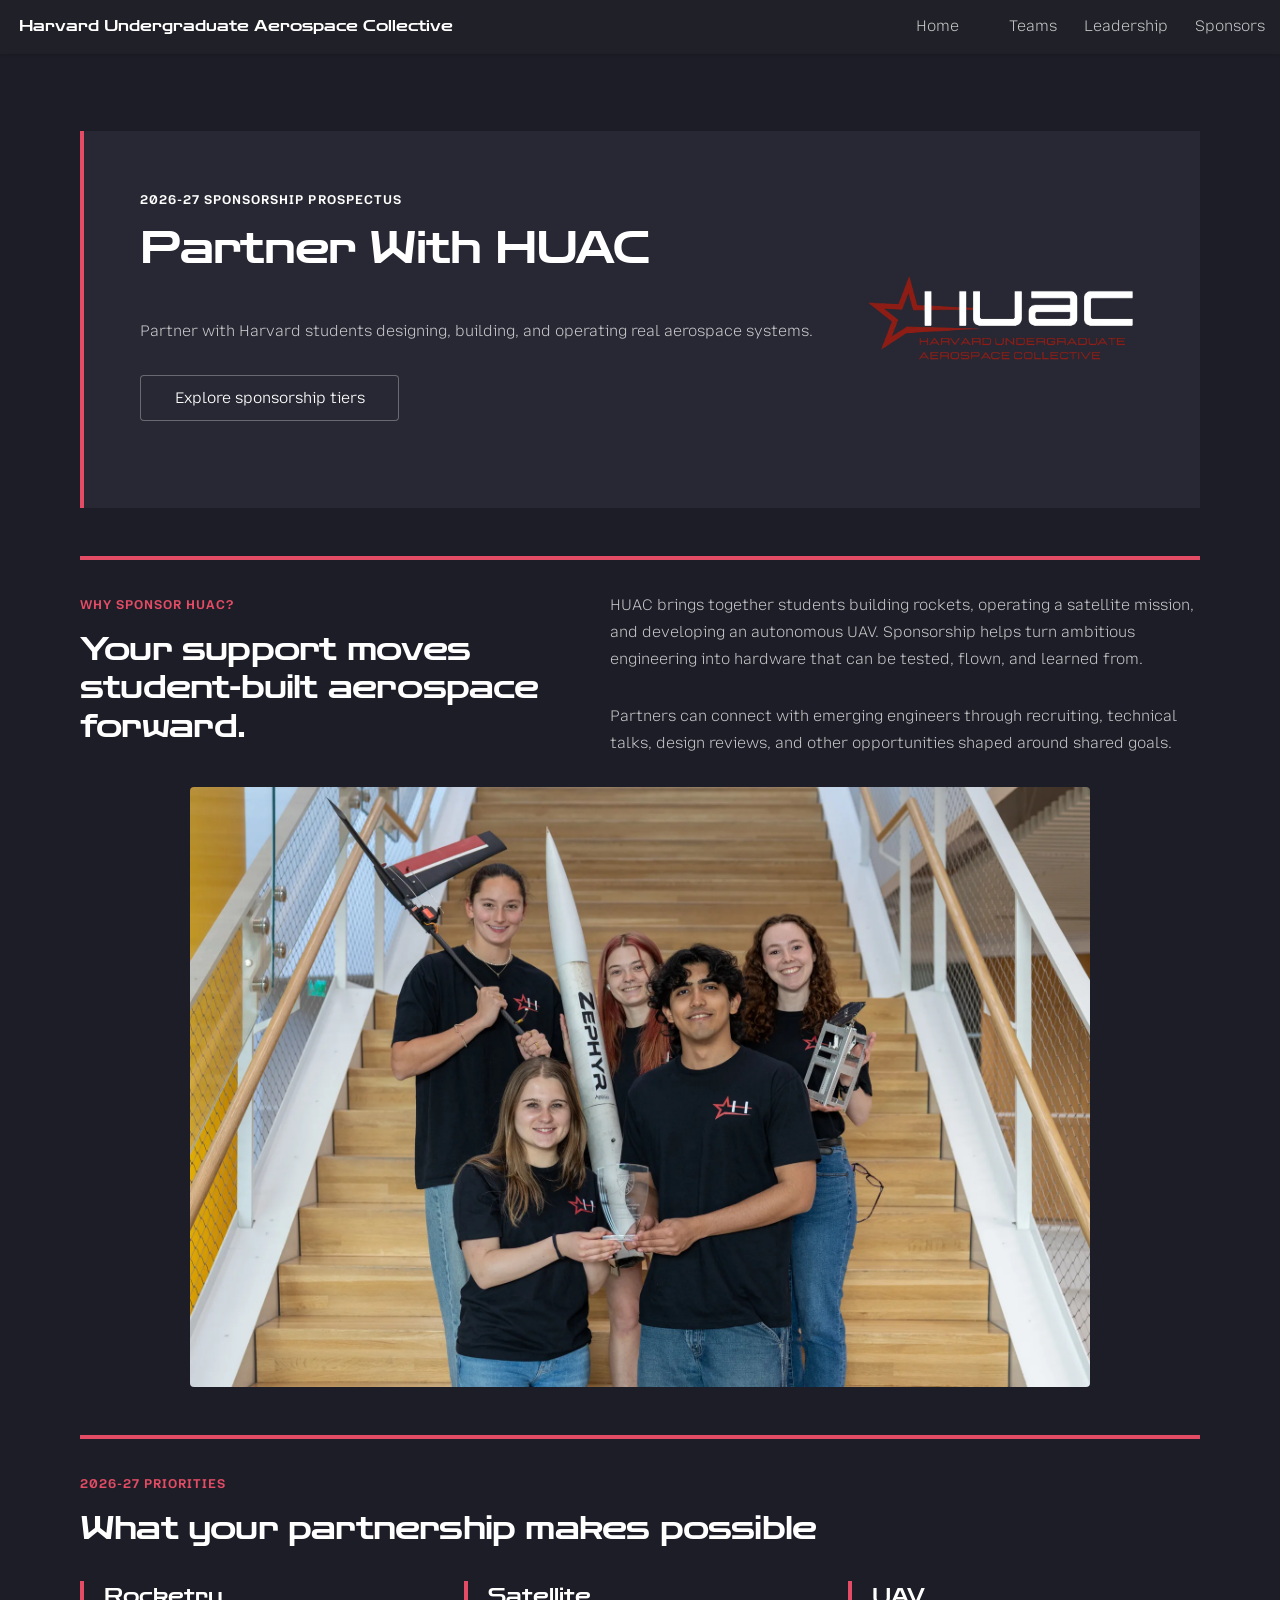
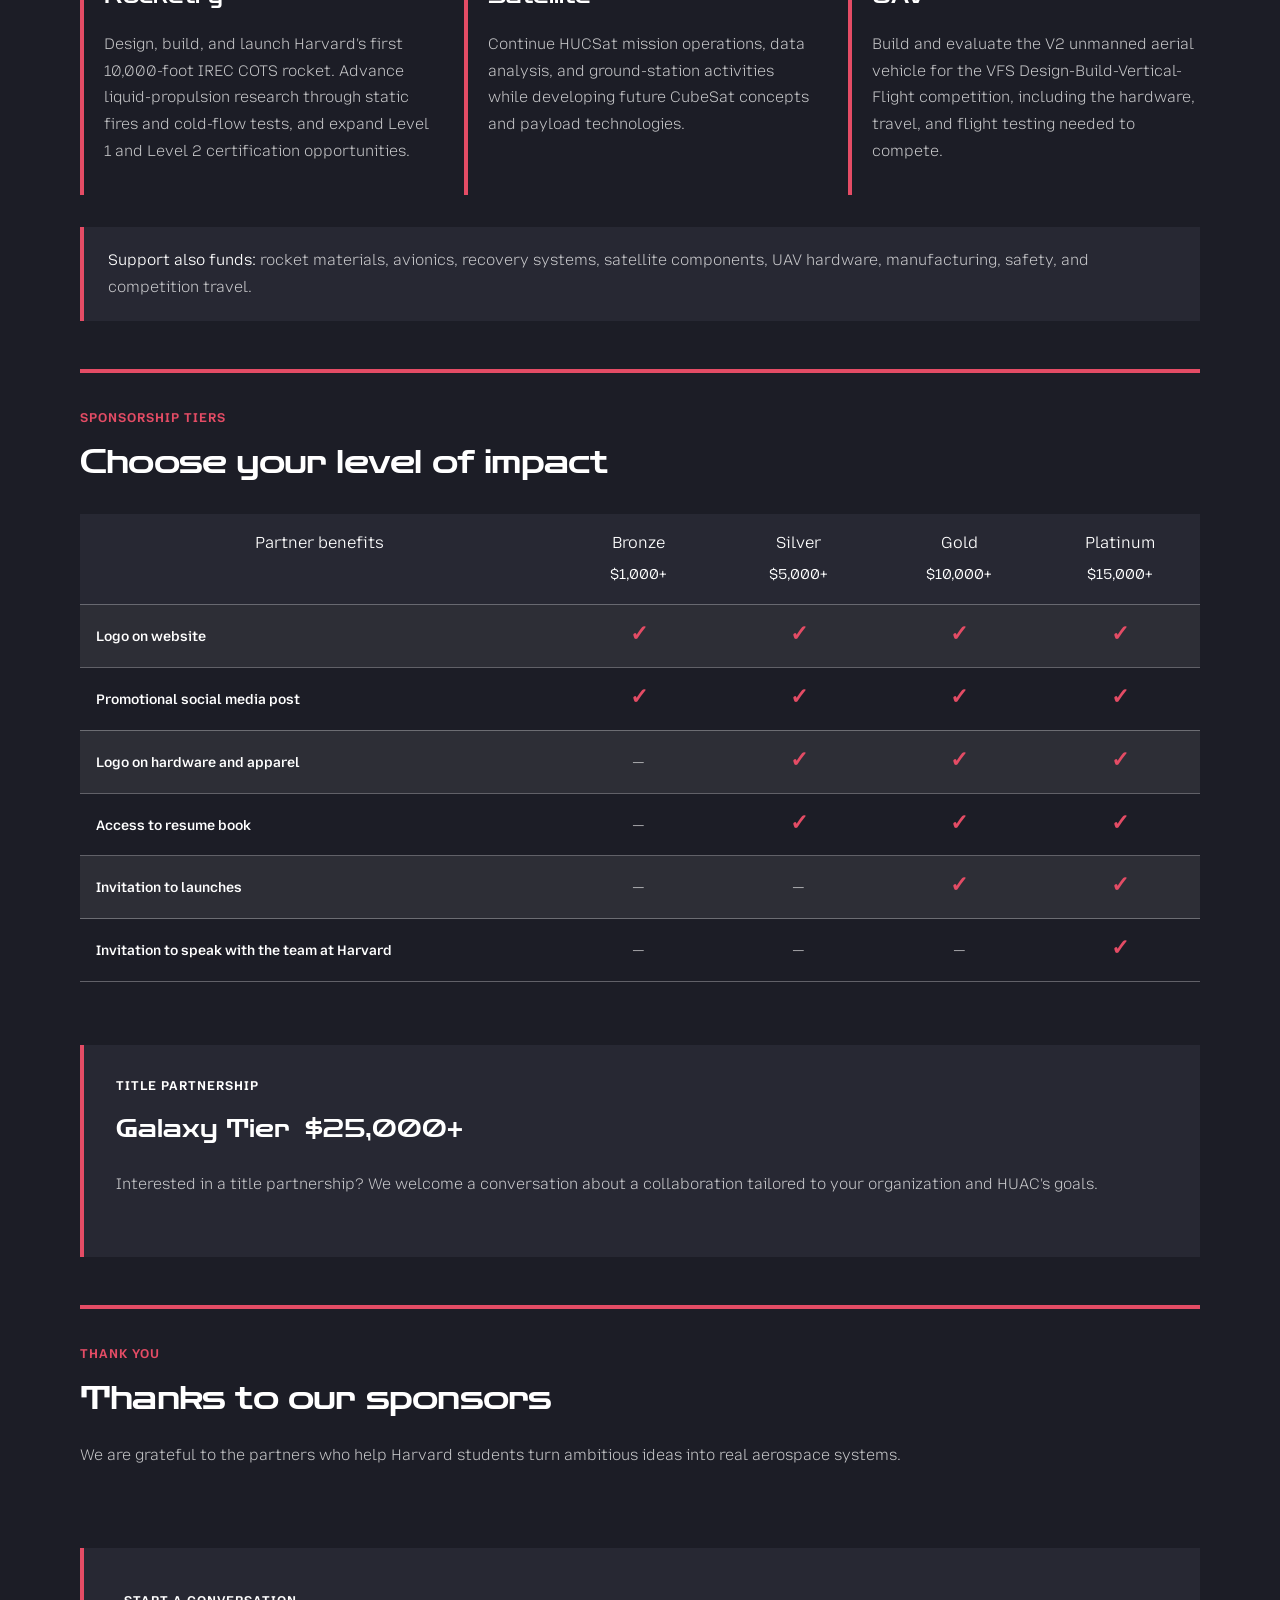
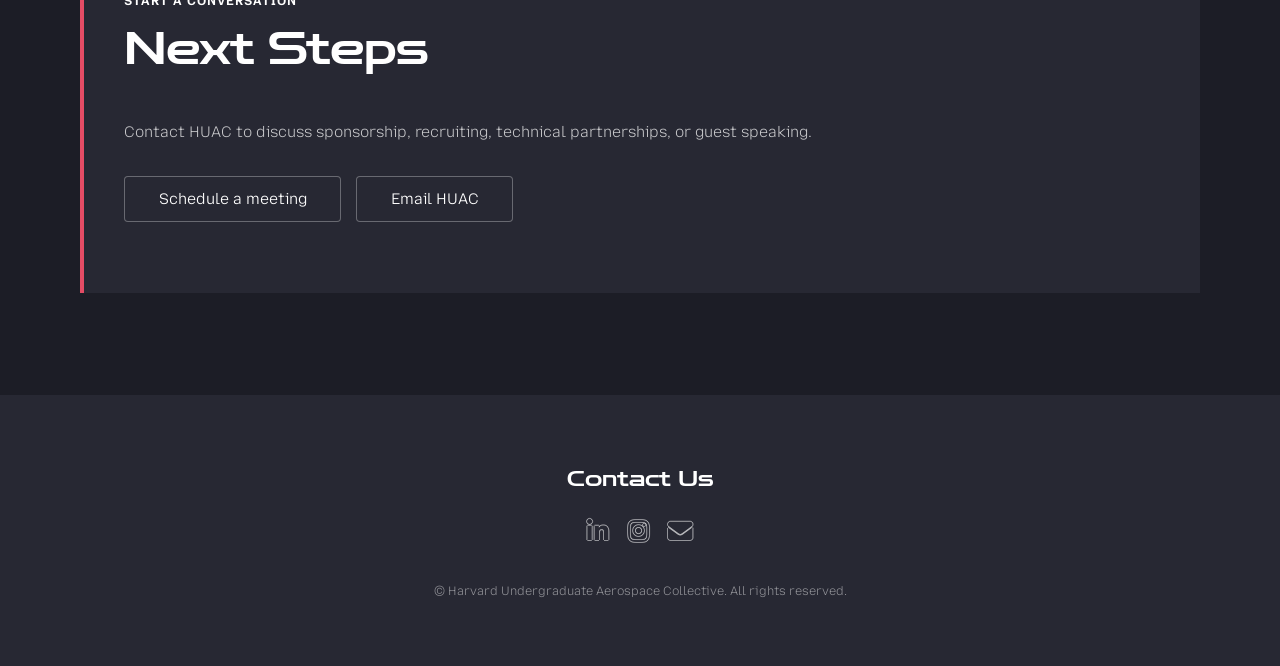
<file: public/sponsors.html>
<!DOCTYPE HTML>
<html>
	<head>
		<title>HUAC Sponsors</title>
		<link rel="icon" type="image/png" href="images/HuacIcon.png">
		<meta charset="utf-8" />
		<meta name="viewport" content="width=device-width, initial-scale=1, user-scalable=no" />
		<link rel="stylesheet" href="assets/css/main.css" />
		<link rel="stylesheet" href="assets/css/sponsorship.css" />
		<noscript><link rel="stylesheet" href="assets/css/noscript.css" /></noscript>
		<link rel="preconnect" href="https://fonts.googleapis.com">
		<link rel="preconnect" href="https://fonts.gstatic.com" crossorigin>
		<link href="https://fonts.googleapis.com/css2?family=Mozilla+Text:wght@200..700&family=Zen+Dots&display=swap" rel="stylesheet">
	</head>
	<body class="is-preload sponsorship-page">
		<div id="page-wrapper">

			<!-- Header -->
				<header id="header">
					<h1 id="logo"><a href="index.html">Harvard Undergraduate Aerospace Collective
					</a></h1>
					<nav id="nav">
						<ul>
							<li><a href="index.html">Home</a></li>
							<li>
								<li>
									<a href="#">Teams</a>
									<ul>
										<li><a href="satellite.html">Satellite</a></li>
										<li><a href="rocketry.html">Rocketry</a></li>
										<li><a href="uav.html">UAV</a></li>
									</ul>
								</li>
								<li><a href="leadership.html">Leadership</a></li>
								<li><a href="sponsors.html">Sponsors</a></li>
							</li>
						</ul>
					</nav>
				</header>

				<!-- Main -->
				<main id="main" class="wrapper style1">
					<div class="container">
						<section class="sponsor-hero" aria-labelledby="sponsor-hero-title">
							<div class="sponsor-hero__copy">
								<p class="sponsor-eyebrow">2026-27 Sponsorship Prospectus</p>
								<h2 id="sponsor-hero-title">Partner With HUAC</h2>
								<p>Partner with Harvard students designing, building, and operating real aerospace systems.</p>
								<ul class="actions">
									<li><a class="button" href="#sponsorship-tiers">Explore sponsorship tiers</a></li>
								</ul>
							</div>
							<div class="sponsor-hero__mark">
								<img src="images/huac_logo_white_no_background.png" alt="Harvard Undergraduate Aerospace Collective" />
							</div>
						</section>

						<section class="sponsor-section sponsor-intro" aria-labelledby="why-sponsor-title">
							<div>
								<p class="sponsor-eyebrow">Why sponsor HUAC?</p>
								<h2 id="why-sponsor-title">Your support moves student-built aerospace forward.</h2>
							</div>
							<div>
								<p>HUAC brings together students building rockets, operating a satellite mission, and developing an autonomous UAV. Sponsorship helps turn ambitious engineering into hardware that can be tested, flown, and learned from.</p>
								<p>Partners can connect with emerging engineers through recruiting, technical talks, design reviews, and other opportunities shaped around shared goals.</p>
							</div>
						</section>
						<figure class="sponsor-photo">
							<img src="images/optimized/HuacBoardSponsorship.webp" alt="HUAC students displaying aerospace project hardware" loading="lazy" />
						</figure>

						<section class="sponsor-section" aria-labelledby="priorities-title">
							<p class="sponsor-eyebrow">2026-27 priorities</p>
							<h2 id="priorities-title">What your partnership makes possible</h2>
							<div class="sponsor-programs">
								<article class="sponsor-program">
									<h3>Rocketry</h3>
									<p>Design, build, and launch Harvard's first 10,000-foot IREC COTS rocket. Advance liquid-propulsion research through static fires and cold-flow tests, and expand Level 1 and Level 2 certification opportunities.</p>
								</article>
								<article class="sponsor-program">
									<h3>Satellite</h3>
									<p>Continue HUCSat mission operations, data analysis, and ground-station activities while developing future CubeSat concepts and payload technologies.</p>
								</article>
								<article class="sponsor-program">
									<h3>UAV</h3>
									<p>Build and evaluate the V2 unmanned aerial vehicle for the VFS Design-Build-Vertical-Flight competition, including the hardware, travel, and flight testing needed to compete.</p>
								</article>
							</div>
							<p class="sponsor-support-note"><strong>Support also funds:</strong> rocket materials, avionics, recovery systems, satellite components, UAV hardware, manufacturing, safety, and competition travel.</p>
						</section>

						<section class="sponsor-section" id="sponsorship-tiers" aria-labelledby="tiers-title">
							<p class="sponsor-eyebrow">Sponsorship tiers</p>
							<h2 id="tiers-title">Choose your level of impact</h2>
							<div class="sponsor-table-wrap" role="region" aria-label="Sponsorship tier benefits" tabindex="0">
								<table class="sponsor-benefits">
									<thead>
										<tr>
											<th scope="col">Partner benefits</th>
											<th scope="col">Bronze<span>$1,000+</span></th>
											<th scope="col">Silver<span>$5,000+</span></th>
											<th scope="col">Gold<span>$10,000+</span></th>
											<th scope="col">Platinum<span>$15,000+</span></th>
										</tr>
									</thead>
									<tbody>
										<tr>
											<th scope="row">Logo on website</th>
											<td><span aria-label="Included">&#10003;</span></td>
											<td><span aria-label="Included">&#10003;</span></td>
											<td><span aria-label="Included">&#10003;</span></td>
											<td><span aria-label="Included">&#10003;</span></td>
										</tr>
										<tr>
											<th scope="row">Promotional social media post</th>
											<td><span aria-label="Included">&#10003;</span></td>
											<td><span aria-label="Included">&#10003;</span></td>
											<td><span aria-label="Included">&#10003;</span></td>
											<td><span aria-label="Included">&#10003;</span></td>
										</tr>
										<tr>
											<th scope="row">Logo on hardware and apparel</th>
											<td><span aria-label="Not included">&mdash;</span></td>
											<td><span aria-label="Included">&#10003;</span></td>
											<td><span aria-label="Included">&#10003;</span></td>
											<td><span aria-label="Included">&#10003;</span></td>
										</tr>
										<tr>
											<th scope="row">Access to resume book</th>
											<td><span aria-label="Not included">&mdash;</span></td>
											<td><span aria-label="Included">&#10003;</span></td>
											<td><span aria-label="Included">&#10003;</span></td>
											<td><span aria-label="Included">&#10003;</span></td>
										</tr>
										<tr>
											<th scope="row">Invitation to launches</th>
											<td><span aria-label="Not included">&mdash;</span></td>
											<td><span aria-label="Not included">&mdash;</span></td>
											<td><span aria-label="Included">&#10003;</span></td>
											<td><span aria-label="Included">&#10003;</span></td>
										</tr>
										<tr>
											<th scope="row">Invitation to speak with the team at Harvard</th>
											<td><span aria-label="Not included">&mdash;</span></td>
											<td><span aria-label="Not included">&mdash;</span></td>
											<td><span aria-label="Not included">&mdash;</span></td>
											<td><span aria-label="Included">&#10003;</span></td>
										</tr>
									</tbody>
								</table>
							</div>
							<aside class="sponsor-galaxy">
								<p class="sponsor-eyebrow">Title partnership</p>
								<h3>Galaxy Tier <span>$25,000+</span></h3>
								<p>Interested in a title partnership? We welcome a conversation about a collaboration tailored to your organization and HUAC's goals.</p>
							</aside>
						</section>

						<section class="sponsor-thanks" aria-labelledby="thanks-title">
							<p class="sponsor-eyebrow">Thank you</p>
							<h2 id="thanks-title">Thanks to our sponsors</h2>
							<p>We are grateful to the partners who help Harvard students turn ambitious ideas into real aerospace systems.</p>
						</section>

						<section class="sponsor-contact" aria-labelledby="contact-title">
							<p class="sponsor-eyebrow">Start a conversation</p>
							<h2 id="contact-title">Next Steps</h2>
							<p>Contact HUAC to discuss sponsorship, recruiting, technical partnerships, or guest speaking.</p>
							<ul class="actions">
								<li><a href="https://calendar.app.google/13JSecBgKC2XN2959" class="button">Schedule a meeting</a></li>
								<li><a href="mailto:huac.official@gmail.com" class="button">Email HUAC</a></li>
							</ul>
						</section>
					</div>
				</main>
									

			<!-- Footer -->
				<footer id="footer">
					<h3>Contact Us</h3>
					<ul class="icons">
						<li><a href="https://linkedin.com/company/harvard-undergraduate-aerospace-collective" class="icon brands alt fa-linkedin-in"><span class="label">LinkedIn</span></a></li>
						<li><a href="https://instagram.com/harvardaerospace" class="icon brands alt fa-instagram"><span class="label">Instagram</span></a></li>
						<li><a href="mailto:huac.official@gmail.com" class="icon solid alt fa-envelope"><span class="label">Email</span></a></li>
					</ul>
					<ul class="copyright">
						<li>&copy; Harvard Undergraduate Aerospace Collective. All rights reserved.</li>
					</ul>
				</footer>

		</div>

		<!-- Scripts -->
			<script src="assets/js/jquery.min.js"></script>
			<script src="assets/js/jquery.scrolly.min.js"></script>
			<script src="assets/js/jquery.dropotron.min.js"></script>
			<script src="assets/js/jquery.scrollex.min.js"></script>
			<script src="assets/js/browser.min.js"></script>
			<script src="assets/js/breakpoints.min.js"></script>
			<script src="assets/js/util.js"></script>
			<script src="assets/js/main.js"></script>

	</body>
</html>
</file>
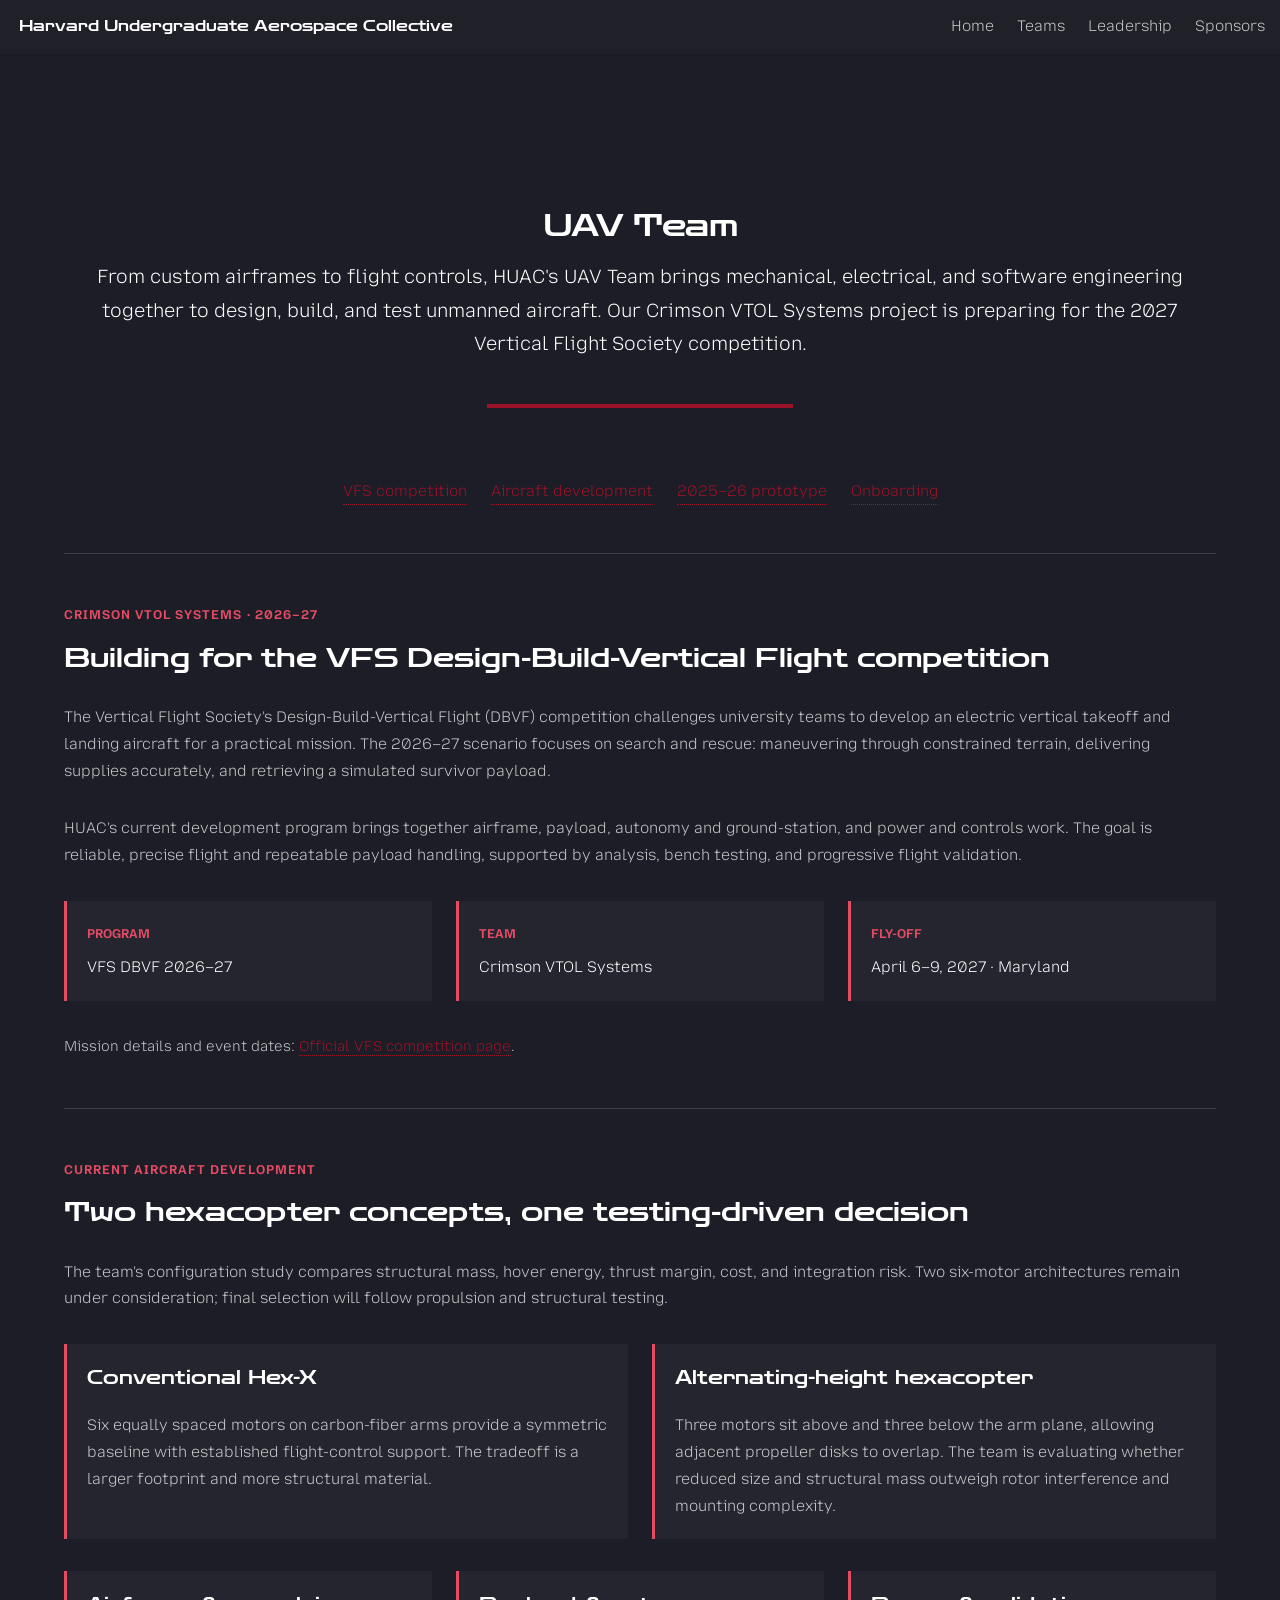
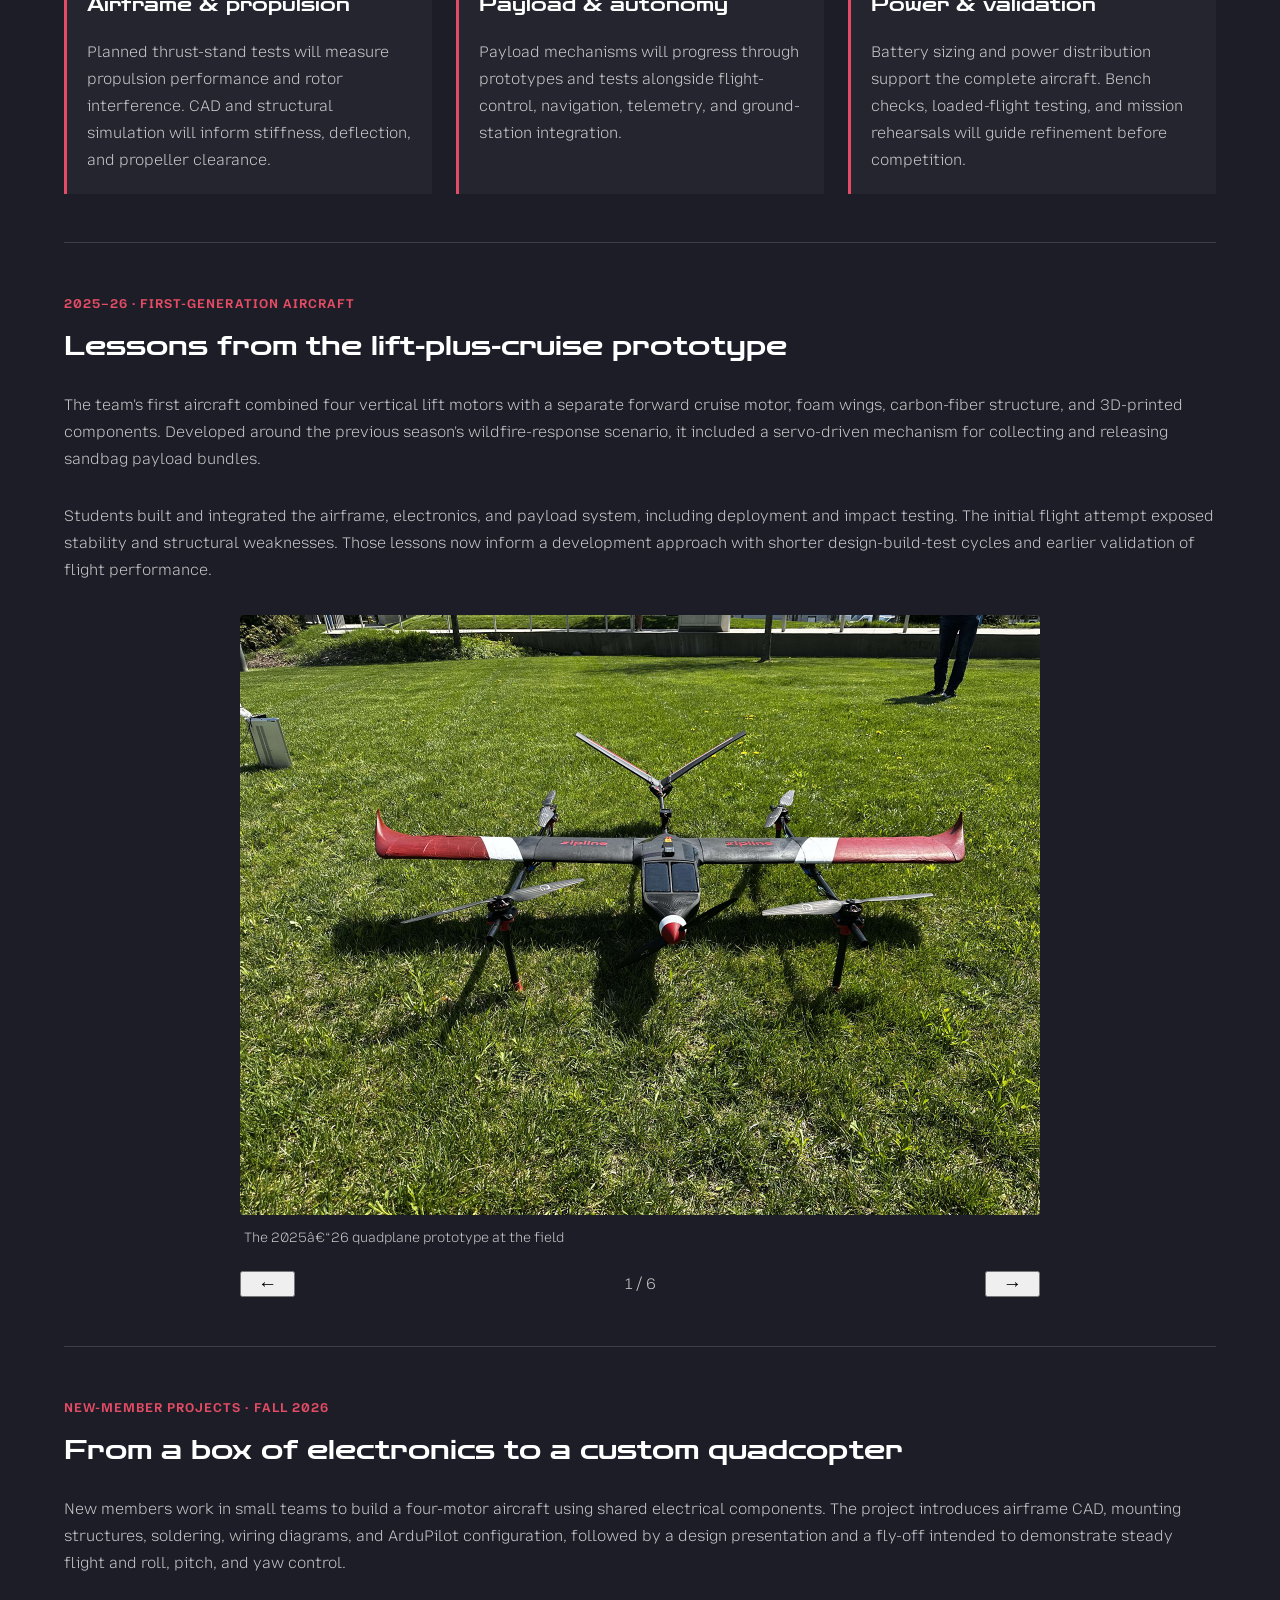
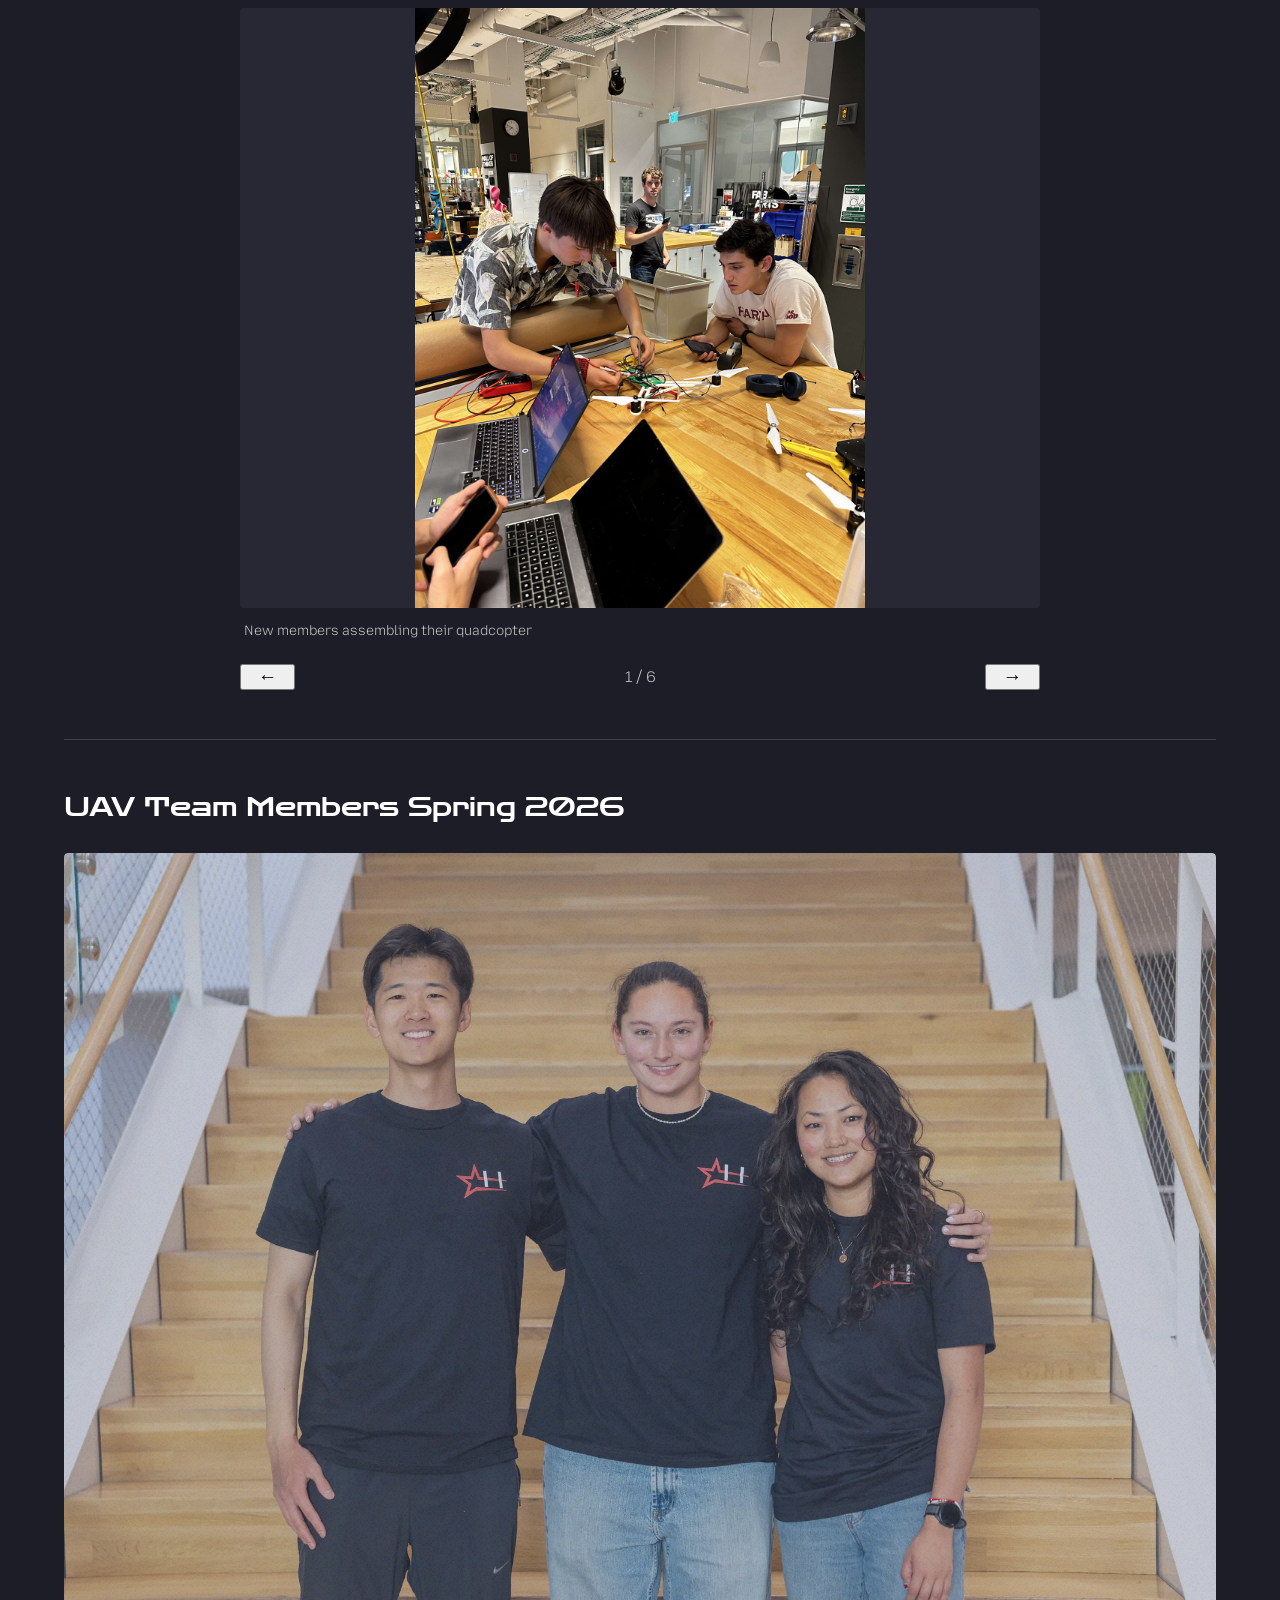
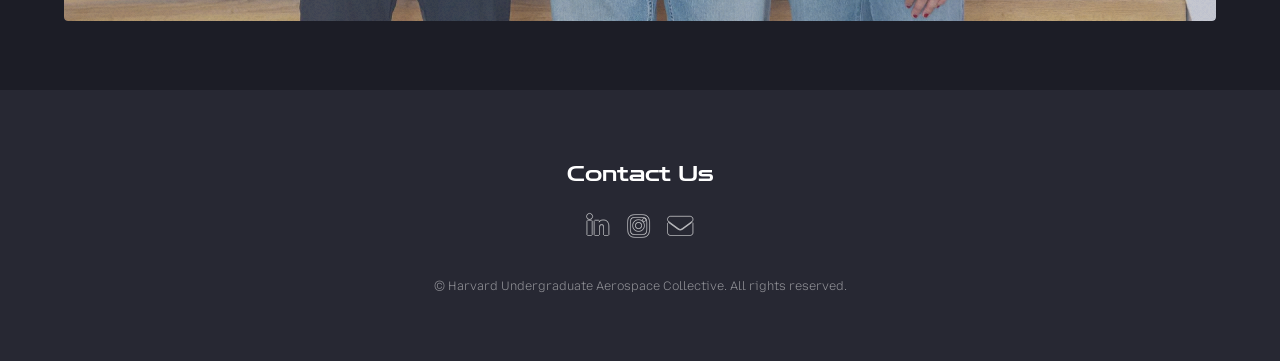
<file: public/uav.html>
<!DOCTYPE HTML>
<html lang="en">
	<head>
		<title>HUAC UAV Team</title>
		<link rel="icon" type="image/png" href="images/HuacIcon.png">
		<meta charset="utf-8" />
		<meta name="description" content="Explore HUAC UAV engineering, Crimson VTOL Systems development for the 2027 VFS competition, and student aircraft projects." />
		<meta name="viewport" content="width=device-width, initial-scale=1, user-scalable=no" />
		<link rel="stylesheet" href="assets/css/main.css" />
		<link rel="stylesheet" href="assets/css/uav.css?v=1" />
		<noscript><link rel="stylesheet" href="assets/css/noscript.css" /></noscript>
		<link rel="preconnect" href="https://fonts.googleapis.com">
		<link rel="preconnect" href="https://fonts.gstatic.com" crossorigin>
		<link href="https://fonts.googleapis.com/css2?family=Mozilla+Text:wght@200..700&family=Zen+Dots&display=swap" rel="stylesheet">
	</head>
	<body class="is-preload uav-page">
		<div id="page-wrapper">

			<!-- Header -->
				<header id="header">
					<h1 id="logo"><a href="index.html">Harvard Undergraduate Aerospace Collective
					</a></h1>
					<nav id="nav" aria-label="Main navigation"><ul><li><a href="index.html">Home</a></li><li><a href="#">Teams</a><ul><li><a href="satellite.html">Satellite</a></li><li><a href="rocketry.html">Rocketry</a></li><li><a href="uav.html" aria-current="page">UAV</a></li></ul></li><li><a href="leadership.html">Leadership</a></li><li><a href="sponsors.html">Sponsors</a></li></ul></nav>
				</header>
				<!-- Main -->

<main id="main" class="wrapper style1">
<div class="container">
<header class="major">
<h2>UAV Team</h2>
<p>From custom airframes to flight controls, HUAC's UAV Team brings mechanical, electrical, and software engineering together to design, build, and test unmanned aircraft. Our Crimson VTOL Systems project is preparing for the 2027 Vertical Flight Society competition.</p>
</header>
<nav class="uav-nav" aria-label="UAV page sections"><a href="#vfs-competition">VFS competition</a><a href="#aircraft-development">Aircraft development</a><a href="#prototype">2025–26 prototype</a><a href="#onboarding">Onboarding</a></nav>
<section class="uav-section" id="vfs-competition" aria-labelledby="vfs-title">
<p class="uav-eyebrow">Crimson VTOL Systems · 2026–27</p>
<h3 id="vfs-title">Building for the VFS Design-Build-Vertical Flight competition</h3>
<p>The Vertical Flight Society's Design-Build-Vertical Flight (DBVF) competition challenges university teams to develop an electric vertical takeoff and landing aircraft for a practical mission. The 2026–27 scenario focuses on search and rescue: maneuvering through constrained terrain, delivering supplies accurately, and retrieving a simulated survivor payload.</p>
<p>HUAC's current development program brings together airframe, payload, autonomy and ground-station, and power and controls work. The goal is reliable, precise flight and repeatable payload handling, supported by analysis, bench testing, and progressive flight validation.</p>
<dl class="uav-specs"><div><dt>Program</dt><dd>VFS DBVF 2026–27</dd></div><div><dt>Team</dt><dd>Crimson VTOL Systems</dd></div><div><dt>Fly-off</dt><dd>April 6–9, 2027 · Maryland</dd></div></dl>
<p class="uav-source">Mission details and event dates: <a href="https://vtol.org/fly" target="_blank" rel="noopener noreferrer">Official VFS competition page</a>.</p>
</section>
<section class="uav-section" id="aircraft-development" aria-labelledby="aircraft-title">
<p class="uav-eyebrow">Current aircraft development</p>
<h3 id="aircraft-title">Two hexacopter concepts, one testing-driven decision</h3>
<p>The team's configuration study compares structural mass, hover energy, thrust margin, cost, and integration risk. Two six-motor architectures remain under consideration; final selection will follow propulsion and structural testing.</p>
<div class="uav-cards uav-cards--two">
<article><h4>Conventional Hex-X</h4><p>Six equally spaced motors on carbon-fiber arms provide a symmetric baseline with established flight-control support. The tradeoff is a larger footprint and more structural material.</p></article>
<article><h4>Alternating-height hexacopter</h4><p>Three motors sit above and three below the arm plane, allowing adjacent propeller disks to overlap. The team is evaluating whether reduced size and structural mass outweigh rotor interference and mounting complexity.</p></article>
</div>
<div class="uav-cards">
<article><h4>Airframe &amp; propulsion</h4><p>Planned thrust-stand tests will measure propulsion performance and rotor interference. CAD and structural simulation will inform stiffness, deflection, and propeller clearance.</p></article>
<article><h4>Payload &amp; autonomy</h4><p>Payload mechanisms will progress through prototypes and tests alongside flight-control, navigation, telemetry, and ground-station integration.</p></article>
<article><h4>Power &amp; validation</h4><p>Battery sizing and power distribution support the complete aircraft. Bench checks, loaded-flight testing, and mission rehearsals will guide refinement before competition.</p></article>
</div>
</section>
<section class="uav-section" id="prototype" aria-labelledby="prototype-title">
<p class="uav-eyebrow">2025–26 · First-generation aircraft</p>
<h3 id="prototype-title">Lessons from the lift-plus-cruise prototype</h3>
<p>The team's first aircraft combined four vertical lift motors with a separate forward cruise motor, foam wings, carbon-fiber structure, and 3D-printed components. Developed around the previous season's wildfire-response scenario, it included a servo-driven mechanism for collecting and releasing sandbag payload bundles.</p>
<p>Students built and integrated the airframe, electronics, and payload system, including deployment and impact testing. The initial flight attempt exposed stability and structural weaknesses. Those lessons now inform a development approach with shorter design-build-test cycles and earlier validation of flight performance.</p>
<div class="onboarding-carousel project-photo-carousel" role="region" aria-roledescription="carousel" aria-label="Prototype development" data-launch-carousel>
<div class="onboarding-carousel__track" id="uav-prototype-track" tabindex="0" aria-label="Photos. Use left and right arrow keys to browse.">
<figure class="onboarding-carousel__slide" role="group" aria-roledescription="slide" aria-label="1 of 6"><a href="images/uav/prototype-field.jpg" aria-label="View full photo: The 2025â€“26 quadplane prototype at the field"><img src="images/uav/prototype-field.jpg" alt="The 2025â€“26 quadplane prototype at the field" width="1600" height="1200" loading="lazy" decoding="async" /></a><figcaption>The 2025â€“26 quadplane prototype at the field</figcaption></figure>
<figure class="onboarding-carousel__slide" role="group" aria-roledescription="slide" aria-label="2 of 6"><a href="images/uav/prototype-assembly.jpg" aria-label="View full photo: Integrating the lift-plus-cruise airframe"><img src="images/uav/prototype-assembly.jpg" alt="Integrating the lift-plus-cruise airframe" width="1600" height="1200" loading="lazy" decoding="async" /></a><figcaption>Integrating the lift-plus-cruise airframe</figcaption></figure>
<figure class="onboarding-carousel__slide" role="group" aria-roledescription="slide" aria-label="3 of 6"><a href="images/uav/prototype-wings.jpg" aria-label="View full photo: Foam-wing fabrication and airframe assembly"><img src="images/uav/prototype-wings.jpg" alt="Foam-wing fabrication and airframe assembly" width="1200" height="1600" loading="lazy" decoding="async" /></a><figcaption>Foam-wing fabrication and airframe assembly</figcaption></figure>
<figure class="onboarding-carousel__slide" role="group" aria-roledescription="slide" aria-label="4 of 6"><a href="images/uav/payload-mechanism.jpg" aria-label="View full photo: Prototype payload pickup and release mechanism"><img src="images/uav/payload-mechanism.jpg" alt="Prototype payload pickup and release mechanism" width="1600" height="1200" loading="lazy" decoding="async" /></a><figcaption>Prototype payload pickup and release mechanism</figcaption></figure>
<figure class="onboarding-carousel__slide" role="group" aria-roledescription="slide" aria-label="5 of 6"><a href="images/uav/prototype-electronics.jpg" aria-label="View full photo: Bench integration of the propulsion electronics"><img src="images/uav/prototype-electronics.jpg" alt="Bench integration of the propulsion electronics" width="1600" height="1200" loading="lazy" decoding="async" /></a><figcaption>Bench integration of the propulsion electronics</figcaption></figure>
<figure class="onboarding-carousel__slide" role="group" aria-roledescription="slide" aria-label="6 of 6"><a href="images/uav/prototype-machining.jpg" aria-label="View full photo: Machining components for the aircraft"><img src="images/uav/prototype-machining.jpg" alt="Machining components for the aircraft" width="1600" height="1200" loading="lazy" decoding="async" /></a><figcaption>Machining components for the aircraft</figcaption></figure>
</div>
<div class="onboarding-carousel__controls" hidden><button type="button" data-carousel-prev aria-controls="uav-prototype-track" aria-label="Previous prototype development photo">&#8592;</button><span data-carousel-count aria-live="polite" aria-atomic="true">1 / 6</span><button type="button" data-carousel-next aria-controls="uav-prototype-track" aria-label="Next prototype development photo">&#8594;</button></div>
</div>
</section>
<section class="uav-section" id="onboarding" aria-labelledby="onboarding-title">
<p class="uav-eyebrow">New-member projects · Fall 2026</p>
<h3 id="onboarding-title">From a box of electronics to a custom quadcopter</h3>
<p>New members work in small teams to build a four-motor aircraft using shared electrical components. The project introduces airframe CAD, mounting structures, soldering, wiring diagrams, and ArduPilot configuration, followed by a design presentation and a fly-off intended to demonstrate steady flight and roll, pitch, and yaw control.</p>
<div class="onboarding-carousel project-photo-carousel" role="region" aria-roledescription="carousel" aria-label="Onboarding projects" data-launch-carousel>
<div class="onboarding-carousel__track" id="uav-onboarding-track" tabindex="0" aria-label="Photos. Use left and right arrow keys to browse.">
<figure class="onboarding-carousel__slide" role="group" aria-roledescription="slide" aria-label="1 of 6"><a href="images/uav/onboarding-build.jpg" aria-label="View full photo: New members assembling their quadcopter"><img src="images/uav/onboarding-build.jpg" alt="New members assembling their quadcopter" width="1200" height="1600" loading="lazy" decoding="async" /></a><figcaption>New members assembling their quadcopter</figcaption></figure>
<figure class="onboarding-carousel__slide" role="group" aria-roledescription="slide" aria-label="2 of 6"><a href="images/uav/onboarding-electronics.jpg" aria-label="View full photo: Integrating flight electronics and motor wiring"><img src="images/uav/onboarding-electronics.jpg" alt="Integrating flight electronics and motor wiring" width="1200" height="1600" loading="lazy" decoding="async" /></a><figcaption>Integrating flight electronics and motor wiring</figcaption></figure>
<figure class="onboarding-carousel__slide" role="group" aria-roledescription="slide" aria-label="3 of 6"><a href="images/uav/onboarding-airframe.jpg" aria-label="View full photo: Flight electronics fitted to a student-built airframe"><img src="images/uav/onboarding-airframe.jpg" alt="Flight electronics fitted to a student-built airframe" width="1200" height="1600" loading="lazy" decoding="async" /></a><figcaption>Flight electronics fitted to a student-built airframe</figcaption></figure>
<figure class="onboarding-carousel__slide" role="group" aria-roledescription="slide" aria-label="4 of 6"><a href="images/uav/onboarding-review.jpg" aria-label="View full photo: Presenting an onboarding aircraft design"><img src="images/uav/onboarding-review.jpg" alt="Presenting an onboarding aircraft design" width="1600" height="1127" loading="lazy" decoding="async" /></a><figcaption>Presenting an onboarding aircraft design</figcaption></figure>
<figure class="onboarding-carousel__slide" role="group" aria-roledescription="slide" aria-label="5 of 6"><a href="images/uav/onboarding-team.jpg" aria-label="View full photo: Sharing a completed quadcopter with the team"><img src="images/uav/onboarding-team.jpg" alt="Sharing a completed quadcopter with the team" width="1600" height="1200" loading="lazy" decoding="async" /></a><figcaption>Sharing a completed quadcopter with the team</figcaption></figure>
<figure class="onboarding-carousel__slide" role="group" aria-roledescription="slide" aria-label="6 of 6"><a href="images/uav/onboarding-group.jpg" aria-label="View full photo: The fall 2026 onboarding teams and their aircraft"><img src="images/uav/onboarding-group.jpg" alt="The fall 2026 onboarding teams and their aircraft" width="1600" height="1094" loading="lazy" decoding="async" /></a><figcaption>The fall 2026 onboarding teams and their aircraft</figcaption></figure>
</div>
<div class="onboarding-carousel__controls" hidden><button type="button" data-carousel-prev aria-controls="uav-onboarding-track" aria-label="Previous onboarding projects photo">&#8592;</button><span data-carousel-count aria-live="polite" aria-atomic="true">1 / 6</span><button type="button" data-carousel-next aria-controls="uav-onboarding-track" aria-label="Next onboarding projects photo">&#8594;</button></div>
</div>
</section>
<section class="uav-section" aria-labelledby="uav-members-title"><h3 id="uav-members-title">UAV Team Members Spring 2026</h3><span class="image fit"><img src="images/optimized/UavTeam.webp" alt="UAV Team Spring 2026" loading="lazy" /></span></section>
</div>
</main>

			<!-- Footer -->
				<footer id="footer">
					<h3>Contact Us</h3>
					<ul class="icons">
						<li><a href="https://linkedin.com/company/harvard-undergraduate-aerospace-collective" class="icon brands alt fa-linkedin-in"><span class="label">LinkedIn</span></a></li>
						<li><a href="https://instagram.com/harvardaerospace" class="icon brands alt fa-instagram"><span class="label">Instagram</span></a></li>
						<li><a href="mailto:huac.official@gmail.com" class="icon solid alt fa-envelope"><span class="label">Email</span></a></li>
					</ul>
					<ul class="copyright">
						<li>&copy; Harvard Undergraduate Aerospace Collective. All rights reserved.</li>
					</ul>
				</footer>

		</div>

		<!-- Scripts -->
			<script src="assets/js/jquery.min.js"></script>
			<script src="assets/js/jquery.scrolly.min.js"></script>
			<script src="assets/js/jquery.dropotron.min.js"></script>
			<script src="assets/js/jquery.scrollex.min.js"></script>
			<script src="assets/js/browser.min.js"></script>
			<script src="assets/js/breakpoints.min.js"></script>
			<script src="assets/js/util.js"></script>
			<script src="assets/js/main.js"></script>
			<script src="assets/js/launch-carousel.js?v=2"></script>

	</body>
</html>
</file>
<file: public/assets/css/noscript.css>
/*
	Landed by HTML5 UP
	html5up.net | @ajlkn
	Free for personal and commercial use under the CCA 3.0 license (html5up.net/license)
*/

/* Loader */

	body.landing.is-preload:before {
		display: none;
	}

	body.landing.is-preload:after {
		display: none;
	}
</file>
<file: public/assets/css/rocketry.css>
.rocketry-page #main.wrapper {
	background: #1c1d26;
}

.rocketry-page #main > .container {
	padding-top: 5rem;
}

.rocketry-page .rocketry-project-nav {
	display: flex;
	flex-wrap: wrap;
	gap: 0.5rem 1.25rem;
	justify-content: center;
	margin: 0 0 2rem;
}

.rocketry-page .rocketry-project-nav a {
	border-bottom: 1px solid rgba(255, 255, 255, 0.3);
	color: rgba(255, 255, 255, 0.75);
	font-size: 0.9rem;
	padding: 0.25rem 0;
}

.rocketry-page .rocketry-project-nav a:hover {
	border-bottom-color: #e44c65;
	color: #e44c65;
}

.rocketry-page .rocketry-project {
	align-items: center;
	background: rgba(255, 255, 255, 0.035);
	border-left: 4px solid #e44c65;
	border-radius: 4px;
	display: grid;
	gap: 3rem;
	grid-template-columns: minmax(0, 1fr) minmax(0, 0.9fr);
	margin: 1.5rem 0;
	padding: 2rem;
	scroll-margin-top: 6rem;
}

.rocketry-page .rocketry-project:nth-child(even) .rocketry-project__media {
	grid-column: 1;
	grid-row: 1;
}

.rocketry-page .rocketry-project__eyebrow {
	color: #e44c65;
	font-size: 0.8rem;
	font-weight: 700;
	letter-spacing: 0.08em;
	margin-bottom: 0.5rem;
	text-transform: uppercase;
}

.rocketry-page .rocketry-project__copy h3 {
	color: #fff;
	font-size: 1.6rem;
	margin-bottom: 1rem;
}

.rocketry-page .rocketry-project__copy p:last-child {
	margin-bottom: 0;
}

.rocketry-page .rocketry-project__media {
	aspect-ratio: 16 / 10;
	background: #272833;
	border: 1px dashed rgba(255, 255, 255, 0.3);
	display: grid;
	min-height: 0;
	min-width: 0;
	overflow: hidden;
	place-items: center;
	padding: 1rem;
	position: relative;
	text-align: center;
}

.rocketry-page .rocketry-project__media span {
	color: rgba(255, 255, 255, 0.5);
	font-size: 0.9rem;
}

.rocketry-page .rocketry-project__media img {
	position: absolute;
	inset: 0;
	height: 100%;
	object-fit: cover;
	width: 100%;
}

.rocketry-page #forward-unto-dawn .rocketry-project__media img {
	object-fit: contain;
}

.rocketry-page .rocketry-project__media--openrocket {
	aspect-ratio: 2120 / 602;
}

.rocketry-page .rocketry-project__media--openrocket img {
	object-fit: contain;
}

.rocketry-page .irec-details {
	border-top: 1px solid rgba(255, 255, 255, 0.2);
	margin: 0 0 2rem;
	padding: 2.5rem 0 3rem;
}

.rocketry-page .irec-details h4 {
	color: #fff;
	font-size: 1.35rem;
	margin: 0 0 0.8rem;
}

.rocketry-page .irec-overview {
	max-width: 820px;
}

.rocketry-page .irec-specs {
	display: grid;
	grid-template-columns: repeat(3, minmax(0, 1fr));
	margin: 2rem 0;
}

.rocketry-page .irec-specs div {
	border-bottom: 1px solid rgba(255, 255, 255, 0.2);
	border-top: 1px solid rgba(255, 255, 255, 0.2);
	padding: 0.9rem 1rem;
}

.rocketry-page .irec-specs dt {
	color: #e44c65;
	font-size: 0.8rem;
	font-weight: 700;
	text-transform: uppercase;
}

.rocketry-page .irec-specs dd {
	color: #fff;
	font-size: 1.2rem;
	margin: 0.25rem 0 0;
}

.rocketry-page .irec-detail-grid {
	display: grid;
	gap: 3rem;
	grid-template-columns: repeat(2, minmax(0, 1fr));
	margin-top: 2.5rem;
}

.rocketry-page .irec-detail-grid article {
	border-left: 4px solid #e44c65;
	padding-left: 1.25rem;
}

.rocketry-page .irec-detail-grid article p:last-child {
	margin-bottom: 0;
}

.rocketry-page .irec-gallery-section {
	border-top: 1px solid rgba(255, 255, 255, 0.2);
	margin-top: 2.5rem;
	padding-top: 2rem;
}

.rocketry-page .irec-gallery {
	display: grid;
	grid-template-columns: repeat(3, minmax(0, 1fr));
	gap: 1.5rem;
	margin-top: 1.5rem;
}

.rocketry-page .irec-gallery figure {
	margin: 0;
	min-width: 0;
}

.rocketry-page .irec-gallery a {
	border: 0;
	display: block;
}

.rocketry-page .irec-gallery img {
	display: block;
	width: 100%;
	height: auto;
	border-radius: 4px;
}

.rocketry-page .irec-gallery--cad img {
	aspect-ratio: 1;
	object-fit: contain;
	background: #fff;
}

.rocketry-page .irec-gallery figcaption {
	color: rgba(255, 255, 255, 0.75);
	font-size: 0.85rem;
	line-height: 1.5;
	margin-top: 0.75rem;
}

.rocketry-page .irec-test-plan {
	border-top: 1px solid rgba(255, 255, 255, 0.2);
	margin-top: 2.5rem;
	padding-top: 2rem;
}

.rocketry-page .irec-test-plan ol {
	display: grid;
	gap: 1.5rem;
	grid-template-columns: repeat(3, minmax(0, 1fr));
	list-style: none;
	margin: 1.5rem 0 0;
	padding: 0;
}

.rocketry-page .irec-test-plan li {
	border-top: 3px solid #e44c65;
	padding-top: 0.8rem;
}

.rocketry-page .irec-test-plan li span {
	color: #fff;
	display: block;
	font-weight: 700;
	margin-bottom: 0.4rem;
}

.rocketry-page .irec-test-plan li p {
	font-size: 0.9rem;
	margin-bottom: 0;
}

.rocketry-page .rocketry-details {
	margin: 0 0 3rem;
	padding: 1rem 0 2rem;
	border-bottom: 1px solid rgba(255, 255, 255, 0.2);
}

.rocketry-page .rocketry-details h4 {
	color: #fff;
	font-size: 1.2rem;
	line-height: 1.5;
	margin: 0 0 0.8rem;
}

.rocketry-page .project-specs,
.rocketry-page .project-detail-grid {
	display: grid;
	grid-template-columns: repeat(3, minmax(0, 1fr));
	gap: 1.5rem;
	margin: 1.5rem 0 2rem;
}

.rocketry-page .project-specs > div {
	background: rgba(255, 255, 255, 0.035);
	border-left: 3px solid #e44c65;
	padding: 1rem;
}

.rocketry-page .project-specs dt {
	color: #e44c65;
	font-size: 0.8rem;
	font-weight: 700;
	text-transform: uppercase;
}

.rocketry-page .project-specs dd {
	color: #fff;
	margin: 0.4rem 0 0;
}

.rocketry-page .project-detail-grid article {
	border-left: 3px solid #e44c65;
	padding-left: 1.25rem;
}

.rocketry-page .project-detail-grid article p:last-child {
	margin-bottom: 0;
}

.rocketry-page .project-gallery-section {
	border-top: 1px solid rgba(255, 255, 255, 0.15);
	margin: 2rem 0;
	padding-top: 2rem;
}

.rocketry-page .project-gallery {
	display: grid;
	grid-template-columns: repeat(2, minmax(0, 1fr));
	gap: 1.5rem;
	margin-top: 1.5rem;
}

.rocketry-page .project-gallery figure {
	margin: 0;
	min-width: 0;
}

.rocketry-page .project-gallery a {
	border: 0;
	display: block;
}

.rocketry-page .project-gallery img {
	aspect-ratio: 4 / 3;
	background: #272833;
	border-radius: 4px;
	display: block;
	height: auto;
	object-fit: contain;
	width: 100%;
}

.rocketry-page .project-gallery--cad img {
	background: #fff;
}

.rocketry-page .project-gallery-placeholder {
	aspect-ratio: 4 / 3;
	background: #272833;
	border: 1px dashed rgba(255, 255, 255, 0.3);
	border-radius: 4px;
	color: rgba(255, 255, 255, 0.6);
	display: grid;
	padding: 1.5rem;
	place-items: center;
	text-align: center;
}

.rocketry-page .project-gallery figcaption {
	color: rgba(255, 255, 255, 0.75);
	font-size: 0.85rem;
	line-height: 1.5;
	margin-top: 0.75rem;
}

.rocketry-page .project-source {
	font-size: 0.9rem;
	margin-bottom: 0;
}

@media screen and (max-width: 980px) {
	.rocketry-page .project-detail-grid {
		grid-template-columns: minmax(0, 1fr);
	}
}

.rocketry-page .rocketry-project--onboarding {
	align-items: start;
}

.rocketry-page .onboarding-carousel {
	min-width: 0;
}

.rocketry-page .project-photo-carousel {
	max-width: 800px;
	margin: 1.5rem auto 0;
}

.rocketry-page .project-photo-carousel--cad .onboarding-carousel__slide img {
	background: #fff;
}

.rocketry-page .onboarding-carousel__track {
	display: flex;
	overflow-x: auto;
	scroll-snap-type: x mandatory;
	scrollbar-width: thin;
	overscroll-behavior-x: contain;
}

.rocketry-page .onboarding-carousel__slide {
	flex: 0 0 100%;
	margin: 0;
	min-width: 0;
	scroll-snap-align: start;
}

.rocketry-page .onboarding-carousel__slide a {
	display: block;
	border: 0;
}

.rocketry-page .onboarding-carousel__slide img,
.rocketry-page .onboarding-carousel__slide video {
	aspect-ratio: 4 / 3;
	background: #272833;
	border-radius: 4px;
	display: block;
	height: auto;
	object-fit: contain;
	width: 100%;
}

.rocketry-page .onboarding-carousel__slide figcaption {
	font-size: 0.85rem;
	line-height: 1.5;
	padding: 0.75rem 0.25rem;
}

.rocketry-page .onboarding-carousel__controls {
	display: flex;
	align-items: center;
	justify-content: space-between;
	gap: 1rem;
	margin-top: 0.75rem;
}

.rocketry-page .onboarding-carousel__controls[hidden] {
	display: none;
}

.rocketry-page .onboarding-carousel__controls button {
	font-size: 1.2rem;
	min-width: 3rem;
	padding: 0 1rem;
}

.rocketry-page .onboarding-carousel__track:focus-visible,
.rocketry-page .onboarding-carousel__controls button:focus-visible {
	outline: 2px solid #e44c65;
	outline-offset: 4px;
}

.rocketry-page .rocketry-team {
	border-top: 4px solid #e44c65;
	margin-top: 2rem;
	padding-top: 2rem;
}

.rocketry-page .rocketry-team h3 {
	color: #fff;
}

.rocketry-page .rocketry-team img {
	display: block;
	width: 100%;
}

@media screen and (max-width: 736px) {
	.rocketry-page #main > .container {
		padding-top: 4rem;
	}

	.rocketry-page .rocketry-project {
		gap: 1.5rem;
		grid-template-columns: minmax(0, 1fr);
		padding: 1.25rem;
	}

	.rocketry-page .rocketry-project:nth-child(even) .rocketry-project__media {
		grid-column: auto;
		grid-row: auto;
	}

	.rocketry-page .irec-specs {
		grid-template-columns: repeat(2, minmax(0, 1fr));
	}

	.rocketry-page .irec-detail-grid,
	.rocketry-page .project-specs,
	.rocketry-page .project-gallery,
	.rocketry-page .irec-gallery,
	.rocketry-page .irec-test-plan ol {
		grid-template-columns: minmax(0, 1fr);
	}
}
</file>
<file: public/assets/css/sponsorship.css>
.sponsorship-page {
	--sponsor-bg: #1c1d26;
	--sponsor-panel: #272833;
	--sponsor-accent: #e44c65;
	--sponsor-text: rgba(255, 255, 255, 0.75);
	--sponsor-strong: #fff;
	--sponsor-border: rgba(255, 255, 255, 0.3);
}

.sponsorship-page #main.wrapper {
	background: var(--sponsor-bg);
	color: var(--sponsor-text);
}

.sponsorship-page #main > .container {
	max-width: 1120px;
	padding-top: 0.5rem;
	padding-bottom: 4rem;
}

.sponsorship-page .sponsor-hero {
	align-items: center;
	background: var(--sponsor-panel);
	border-left: 4px solid var(--sponsor-accent);
	color: var(--sponsor-strong);
	display: grid;
	gap: 3rem;
	grid-template-columns: minmax(0, 1fr) 280px;
	margin-bottom: 3rem;
	padding: 3.5rem;
}

.sponsorship-page .sponsor-hero h2,
.sponsorship-page .sponsor-contact h2 {
	color: inherit;
	font-size: 2.75rem;
	line-height: 1.1;
}

.sponsorship-page .sponsor-hero p {
	color: var(--sponsor-text);
}

.sponsorship-page .sponsor-hero__mark img {
	display: block;
	width: 100%;
}

.sponsorship-page .sponsor-eyebrow {
	color: var(--sponsor-accent);
	font-size: 0.8rem;
	font-weight: 700;
	letter-spacing: 0.08em;
	margin-bottom: 0.75rem;
	text-transform: uppercase;
}

.sponsorship-page .sponsor-hero .sponsor-eyebrow {
	color: var(--sponsor-strong);
}

.sponsorship-page .sponsor-section {
	border-top: 4px solid var(--sponsor-accent);
	margin-top: 3rem;
	padding-top: 2rem;
}

.sponsorship-page .sponsor-section h2,
.sponsorship-page .sponsor-thanks h2 {
	color: var(--sponsor-strong);
	font-size: 2rem;
	line-height: 1.2;
	margin-bottom: 1.5rem;
}

.sponsorship-page .sponsor-intro {
	display: grid;
	gap: 3rem;
	grid-template-columns: 0.9fr 1.1fr;
}

.sponsorship-page .sponsor-photo {
	margin: 0 auto 3rem;
	max-width: 900px;
}

.sponsorship-page .sponsor-photo img {
	border-radius: 4px;
	display: block;
	width: 100%;
}

.sponsorship-page .sponsor-programs {
	display: grid;
	gap: 2rem;
	grid-template-columns: repeat(3, minmax(0, 1fr));
	margin-top: 2rem;
}

.sponsorship-page .sponsor-program {
	border-left: 4px solid var(--sponsor-accent);
	padding-left: 1.25rem;
}

.sponsorship-page .sponsor-program h3 {
	color: var(--sponsor-strong);
	font-size: 1.25rem;
}

.sponsorship-page .sponsor-support-note {
	background: var(--sponsor-panel);
	border-left: 4px solid var(--sponsor-accent);
	margin-top: 2rem;
	padding: 1.25rem 1.5rem;
}

.sponsorship-page .sponsor-table-wrap {
	margin-top: 2rem;
	overflow-x: auto;
}

.sponsorship-page .sponsor-benefits {
	border-collapse: collapse;
	border-spacing: 0;
	min-width: 720px;
	width: 100%;
}

.sponsorship-page .sponsor-benefits th,
.sponsorship-page .sponsor-benefits td {
	background: transparent;
	border-bottom: 1px solid var(--sponsor-border);
	color: var(--sponsor-text);
	padding: 1rem;
	text-align: center;
}

.sponsorship-page .sponsor-benefits thead th {
	background: var(--sponsor-panel);
	color: var(--sponsor-strong);
	font-size: 1rem;
	min-width: 110px;
}

.sponsorship-page .sponsor-benefits thead th:first-child {
	background: var(--sponsor-panel);
	min-width: 190px;
}

.sponsorship-page .sponsor-benefits thead th span {
	display: block;
	font-size: 0.9rem;
	font-weight: 400;
	margin-top: 0.25rem;
}

.sponsorship-page .sponsor-benefits tbody th {
	color: var(--sponsor-strong);
	font-weight: 600;
	text-align: left;
}

.sponsorship-page .sponsor-benefits td span[aria-label="Included"] {
	color: var(--sponsor-accent);
	font-size: 1.4rem;
	font-weight: 700;
}

.sponsorship-page .sponsor-benefits td span[aria-label="Not included"] {
	color: var(--sponsor-text);
}

.sponsorship-page .sponsor-galaxy {
	background: var(--sponsor-panel);
	border-left: 4px solid var(--sponsor-accent);
	color: var(--sponsor-text);
	margin-top: 2rem;
	padding: 1.75rem 2rem;
}

.sponsorship-page .sponsor-galaxy .sponsor-eyebrow,
.sponsorship-page .sponsor-galaxy h3 {
	color: var(--sponsor-strong);
}

.sponsorship-page .sponsor-galaxy h3 {
	font-size: 1.5rem;
}

.sponsorship-page .sponsor-galaxy h3 span {
	margin-left: 0.5rem;
}

.sponsorship-page .sponsor-thanks {
	border-top: 4px solid var(--sponsor-accent);
	margin-top: 3rem;
	padding: 2rem 0;
}

.sponsorship-page .sponsor-contact {
	background: var(--sponsor-panel);
	border-left: 4px solid var(--sponsor-accent);
	color: var(--sponsor-text);
	margin-top: 1rem;
	padding: 2.5rem;
}

.sponsorship-page .sponsor-contact .sponsor-eyebrow,
.sponsorship-page .sponsor-contact h2 {
	color: var(--sponsor-strong);
}

@media screen and (max-width: 980px) {
	.sponsorship-page .sponsor-hero {
		grid-template-columns: minmax(0, 1fr) 220px;
		padding: 2.5rem;
	}

	.sponsorship-page .sponsor-programs {
		grid-template-columns: 1fr;
	}
}

@media screen and (max-width: 736px) {
	.sponsorship-page #main > .container {
		padding-top: 0.5rem;
		padding-bottom: 2rem;
	}

	.sponsorship-page .sponsor-hero {
		gap: 1.5rem;
		grid-template-columns: 1fr;
		padding: 2rem 1.5rem;
	}

	.sponsorship-page .sponsor-hero h2,
	.sponsorship-page .sponsor-contact h2 {
		font-size: 2rem;
	}

	.sponsorship-page .sponsor-hero__mark {
		max-width: 260px;
	}

	.sponsorship-page .sponsor-intro {
		gap: 0.5rem;
		grid-template-columns: 1fr;
	}

	.sponsorship-page .sponsor-section h2,
	.sponsorship-page .sponsor-thanks h2 {
		font-size: 1.6rem;
	}

	.sponsorship-page .sponsor-contact {
		padding: 2rem 1.5rem;
	}
}
</file>
<file: public/assets/css/uav.css>
.uav-page #main.wrapper {
	background: #1c1d26;
}

.uav-page #main > .container {
	padding-top: 5rem;
}

.uav-page .uav-nav {
	display: flex;
	flex-wrap: wrap;
	justify-content: center;
	gap: 0.6rem 1.5rem;
	margin-bottom: 3rem;
}

.uav-page .uav-section {
	border-top: 1px solid rgba(255, 255, 255, 0.15);
	margin-top: 3rem;
	padding-top: 3rem;
	scroll-margin-top: 6rem;
}

.uav-page .uav-eyebrow {
	color: #e44c65;
	font-size: 0.8rem;
	font-weight: 700;
	letter-spacing: 0.08em;
	margin-bottom: 0.6rem;
	text-transform: uppercase;
}

.uav-page .uav-section h3 {
	font-size: 1.7rem;
	line-height: 1.4;
}

.uav-page .uav-cards,
.uav-page .uav-specs {
	display: grid;
	grid-template-columns: repeat(3, minmax(0, 1fr));
	gap: 1.5rem;
	margin: 2rem 0;
}

.uav-page .uav-cards--two {
	grid-template-columns: repeat(2, minmax(0, 1fr));
}

.uav-page .uav-cards article,
.uav-page .uav-specs > div {
	border-left: 3px solid #e44c65;
	background: rgba(255, 255, 255, 0.035);
	padding: 1.25rem;
}

.uav-page .uav-cards h4 {
	font-size: 1.2rem;
	line-height: 1.5;
}

.uav-page .uav-cards article p:last-child {
	margin-bottom: 0;
}

.uav-page .uav-specs dt {
	color: #e44c65;
	font-size: 0.8rem;
	font-weight: 700;
	text-transform: uppercase;
}

.uav-page .uav-specs dd {
	color: #fff;
	margin: 0.4rem 0 0;
}

.uav-page .uav-source {
	font-size: 0.9rem;
}

@media screen and (max-width: 980px) {
	.uav-page .uav-cards {
		grid-template-columns: minmax(0, 1fr);
	}
}

@media screen and (max-width: 736px) {
	.uav-page #main > .container {
		padding-top: 2rem;
	}

	.uav-page .uav-section {
		margin-top: 2rem;
		padding-top: 2rem;
	}

	.uav-page .uav-section h3 {
		font-size: 1.4rem;
	}

	.uav-page .uav-specs {
		grid-template-columns: minmax(0, 1fr);
	}
}

.uav-page .onboarding-carousel {
	min-width: 0;
}

.uav-page .project-photo-carousel {
	max-width: 800px;
	margin: 1.5rem auto 0;
}

.uav-page .project-photo-carousel--cad .onboarding-carousel__slide img {
	background: #fff;
}

.uav-page .onboarding-carousel__track {
	display: flex;
	overflow-x: auto;
	scroll-snap-type: x mandatory;
	scrollbar-width: thin;
	overscroll-behavior-x: contain;
}

.uav-page .onboarding-carousel__slide {
	flex: 0 0 100%;
	margin: 0;
	min-width: 0;
	scroll-snap-align: start;
}

.uav-page .onboarding-carousel__slide a {
	display: block;
	border: 0;
}

.uav-page .onboarding-carousel__slide img,
.uav-page .onboarding-carousel__slide video {
	aspect-ratio: 4 / 3;
	background: #272833;
	border-radius: 4px;
	display: block;
	height: auto;
	object-fit: contain;
	width: 100%;
}

.uav-page .onboarding-carousel__slide figcaption {
	font-size: 0.85rem;
	line-height: 1.5;
	padding: 0.75rem 0.25rem;
}

.uav-page .onboarding-carousel__controls {
	display: flex;
	align-items: center;
	justify-content: space-between;
	gap: 1rem;
	margin-top: 0.75rem;
}

.uav-page .onboarding-carousel__controls[hidden] {
	display: none;
}

.uav-page .onboarding-carousel__controls button {
	font-size: 1.2rem;
	min-width: 3rem;
	padding: 0 1rem;
}

.uav-page .onboarding-carousel__track:focus-visible,
.uav-page .onboarding-carousel__controls button:focus-visible {
	outline: 2px solid #e44c65;
	outline-offset: 4px;
}
</file>
<file: public/assets/css/main.css>
@import url("fontawesome-all.min.css");
@import url("https://fonts.googleapis.com/css2?family=Mozilla+Text:wght@200..700&family=Zen+Dots&display=swap");

/*
	Landed by HTML5 UP
	html5up.net | @ajlkn
	Free for personal and commercial use under the CCA 3.0 license (html5up.net/license)
*/

html, body, div, span, applet, object,
iframe, h1, h2, h3, h4, h5, h6, p, blockquote,
pre, a, abbr, acronym, address, big, cite,
code, del, dfn, em, img, ins, kbd, q, s, samp,
small, strike, strong, sub, sup, tt, var, b,
u, i, center, dl, dt, dd, ol, ul, li, fieldset,
form, label, legend, table, caption, tbody,
tfoot, thead, tr, th, td, article, aside,
canvas, details, embed, figure, figcaption,
footer, header, hgroup, menu, nav, output, ruby,
section, summary, time, mark, audio, video {
	margin: 0;
	padding: 0;
	border: 0;
	font-size: 100%;
	font: inherit;
	vertical-align: baseline;}

article, aside, details, figcaption, figure,
footer, header, hgroup, menu, nav, section {
	display: block;}

body {
	line-height: 1;
}

ol, ul {
	list-style: none;
}

blockquote, q {
	quotes: none;
}

	blockquote:before, blockquote:after, q:before, q:after {
		content: '';
		content: none;
	}

table {
	border-collapse: collapse;
	border-spacing: 0;
}

body {
	-webkit-text-size-adjust: none;
}

mark {
	background-color: transparent;
	color: inherit;
}

input::-moz-focus-inner {
	border: 0;
	padding: 0;
}

input, select, textarea {
	-moz-appearance: none;
	-webkit-appearance: none;
	-ms-appearance: none;
	appearance: none;
}

.logo-short {
	display: none;
}

@media screen and (max-width: 900px) {
	.logo-full {
		display: none;
	}
	.logo-short {
		display: inline;
	}
}
#titleBar .title {
	font-family: "Zen Dots", sans-serif !important;
}

/* Basic */

	html {
		box-sizing: border-box;
	}

	*, *:before, *:after {
		box-sizing: inherit;
	}

	html, body {
		background: #1c1d26;
	}

	body.is-preload *, body.is-preload *:before, body.is-preload *:after {
		-moz-animation: none !important;
		-webkit-animation: none !important;
		-ms-animation: none !important;
		animation: none !important;
		-moz-transition: none !important;
		-webkit-transition: none !important;
		-ms-transition: none !important;
		transition: none !important;
	}

	body, input, select, textarea {
		color: rgba(255, 255, 255, 0.75);
		font-family: "Mozilla Text", Helvetica, sans-serif;
		font-size: 20pt;
		font-weight: 100;
		line-height: 1.75em;
	}

	h1, h2, h3, h4, h5, h6 {
	font-family: "Zen Dots", sans-serif;
	}

	a {
		-moz-transition: border-color 0.2s ease-in-out, color 0.2s ease-in-out;
		-webkit-transition: border-color 0.2s ease-in-out, color 0.2s ease-in-out;
		-ms-transition: border-color 0.2s ease-in-out, color 0.2s ease-in-out;
		transition: border-color 0.2s ease-in-out, color 0.2s ease-in-out;
		border-bottom: dotted 1px;
		color: #9b1229;
		text-decoration: none;
	}

		a:hover {
			color: #9b1229 !important;
			border-bottom-color: transparent;
		}

	strong, b {
		color: #ffffff;
		font-weight: 300;
	}

	em, i {
		font-style: italic;
	}

	p {
		margin: 0 0 2em 0;
	}

	h1, h2, h3, h4, h5, h6 {
		color: #ffffff;
		font-weight: 300;
		line-height: 1em;
		margin: 0 0 1em 0;
	}

		h1 a, h2 a, h3 a, h4 a, h5 a, h6 a {
			color: inherit;
			border: 0;
		}

	h2 {
		font-size: 2em;
		line-height: 1.5em;
		letter-spacing: -0.025em;
	}

	h3 {
		font-size: 1.35em;
		line-height: 1.5em;
	}

	h4 {
		font-size: 1.1em;
		line-height: 1.5em;
	}

	h5 {
		font-size: 0.9em;
		line-height: 1.5em;
	}

	h6 {
		font-size: 0.7em;
		line-height: 1.5em;
	}

	sub {
		font-size: 0.8em;
		position: relative;
		top: 0.5em;
	}

	sup {
		font-size: 0.8em;
		position: relative;
		top: -0.5em;
	}

	hr {
		border: 0;
		border-bottom: solid 1px rgba(255, 255, 255, 0.3);
		margin: 3em 0;
	}

		hr.major {
			margin: 4em 0;
		}

	blockquote {
		border-left: solid 4px rgba(255, 255, 255, 0.3);
		font-style: italic;
		margin: 0 0 2em 0;
		padding: 0.5em 0 0.5em 2em;
	}

	code {
		background: rgba(255, 255, 255, 0.075);
		border-radius: 4px;
		font-family: "Courier New", monospace;
		font-size: 0.9em;
		margin: 0 0.25em;
		padding: 0.25em 0.65em;
	}

	pre {
		-webkit-overflow-scrolling: touch;
		font-family: "Courier New", monospace;
		font-size: 0.9em;
		margin: 0 0 2em 0;
	}

		pre code {
			display: block;
			line-height: 1.75em;
			padding: 1em 1.5em;
			overflow-x: auto;
		}

	.align-left {
		text-align: left;
	}

	.align-center {
		text-align: center;
	}

	.align-right {
		text-align: right;
	}

/* Loader */

	@-moz-keyframes spinner-show {
		0% {
			opacity: 0;
		}

		100% {
			opacity: 1;
		}
	}

	@-webkit-keyframes spinner-show {
		0% {
			opacity: 0;
		}

		100% {
			opacity: 1;
		}
	}

	@-ms-keyframes spinner-show {
		0% {
			opacity: 0;
		}

		100% {
			opacity: 1;
		}
	}

	@keyframes spinner-show {
		0% {
			opacity: 0;
		}

		100% {
			opacity: 1;
		}
	}

	@-moz-keyframes spinner-hide {
		0% {
			color: rgba(255, 255, 255, 0.15);
			z-index: 100001;
			-moz-transform: scale(1) rotate(0deg);
			-webkit-transform: scale(1) rotate(0deg);
			-ms-transform: scale(1) rotate(0deg);
			transform: scale(1) rotate(0deg);
		}

		99% {
			color: #1c1d26;
			z-index: 100001;
			-moz-transform: scale(0.5) rotate(360deg);
			-webkit-transform: scale(0.5) rotate(360deg);
			-ms-transform: scale(0.5) rotate(360deg);
			transform: scale(0.5) rotate(360deg);
		}

		100% {
			color: #1c1d26;
			z-index: -1;
			-moz-transform: scale(0.5) rotate(360deg);
			-webkit-transform: scale(0.5) rotate(360deg);
			-ms-transform: scale(0.5) rotate(360deg);
			transform: scale(0.5) rotate(360deg);
		}
	}

	@-webkit-keyframes spinner-hide {
		0% {
			color: rgba(255, 255, 255, 0.15);
			z-index: 100001;
			-moz-transform: scale(1) rotate(0deg);
			-webkit-transform: scale(1) rotate(0deg);
			-ms-transform: scale(1) rotate(0deg);
			transform: scale(1) rotate(0deg);
		}

		99% {
			color: #1c1d26;
			z-index: 100001;
			-moz-transform: scale(0.5) rotate(360deg);
			-webkit-transform: scale(0.5) rotate(360deg);
			-ms-transform: scale(0.5) rotate(360deg);
			transform: scale(0.5) rotate(360deg);
		}

		100% {
			color: #1c1d26;
			z-index: -1;
			-moz-transform: scale(0.5) rotate(360deg);
			-webkit-transform: scale(0.5) rotate(360deg);
			-ms-transform: scale(0.5) rotate(360deg);
			transform: scale(0.5) rotate(360deg);
		}
	}

	@-ms-keyframes spinner-hide {
		0% {
			color: rgba(255, 255, 255, 0.15);
			z-index: 100001;
			-moz-transform: scale(1) rotate(0deg);
			-webkit-transform: scale(1) rotate(0deg);
			-ms-transform: scale(1) rotate(0deg);
			transform: scale(1) rotate(0deg);
		}

		99% {
			color: #1c1d26;
			z-index: 100001;
			-moz-transform: scale(0.5) rotate(360deg);
			-webkit-transform: scale(0.5) rotate(360deg);
			-ms-transform: scale(0.5) rotate(360deg);
			transform: scale(0.5) rotate(360deg);
		}

		100% {
			color: #1c1d26;
			z-index: -1;
			-moz-transform: scale(0.5) rotate(360deg);
			-webkit-transform: scale(0.5) rotate(360deg);
			-ms-transform: scale(0.5) rotate(360deg);
			transform: scale(0.5) rotate(360deg);
		}
	}

	@keyframes spinner-hide {
		0% {
			color: rgba(255, 255, 255, 0.15);
			z-index: 100001;
			-moz-transform: scale(1) rotate(0deg);
			-webkit-transform: scale(1) rotate(0deg);
			-ms-transform: scale(1) rotate(0deg);
			transform: scale(1) rotate(0deg);
		}

		99% {
			color: #1c1d26;
			z-index: 100001;
			-moz-transform: scale(0.5) rotate(360deg);
			-webkit-transform: scale(0.5) rotate(360deg);
			-ms-transform: scale(0.5) rotate(360deg);
			transform: scale(0.5) rotate(360deg);
		}

		100% {
			color: #1c1d26;
			z-index: -1;
			-moz-transform: scale(0.5) rotate(360deg);
			-webkit-transform: scale(0.5) rotate(360deg);
			-ms-transform: scale(0.5) rotate(360deg);
			transform: scale(0.5) rotate(360deg);
		}
	}

	@-moz-keyframes spinner-rotate {
		0% {
			-moz-transform: scale(1) rotate(0deg);
			-webkit-transform: scale(1) rotate(0deg);
			-ms-transform: scale(1) rotate(0deg);
			transform: scale(1) rotate(0deg);
		}

		100% {
			-moz-transform: scale(1) rotate(360deg);
			-webkit-transform: scale(1) rotate(360deg);
			-ms-transform: scale(1) rotate(360deg);
			transform: scale(1) rotate(360deg);
		}
	}

	@-webkit-keyframes spinner-rotate {
		0% {
			-moz-transform: scale(1) rotate(0deg);
			-webkit-transform: scale(1) rotate(0deg);
			-ms-transform: scale(1) rotate(0deg);
			transform: scale(1) rotate(0deg);
		}

		100% {
			-moz-transform: scale(1) rotate(360deg);
			-webkit-transform: scale(1) rotate(360deg);
			-ms-transform: scale(1) rotate(360deg);
			transform: scale(1) rotate(360deg);
		}
	}

	@-ms-keyframes spinner-rotate {
		0% {
			-moz-transform: scale(1) rotate(0deg);
			-webkit-transform: scale(1) rotate(0deg);
			-ms-transform: scale(1) rotate(0deg);
			transform: scale(1) rotate(0deg);
		}

		100% {
			-moz-transform: scale(1) rotate(360deg);
			-webkit-transform: scale(1) rotate(360deg);
			-ms-transform: scale(1) rotate(360deg);
			transform: scale(1) rotate(360deg);
		}
	}

	@keyframes spinner-rotate {
		0% {
			-moz-transform: scale(1) rotate(0deg);
			-webkit-transform: scale(1) rotate(0deg);
			-ms-transform: scale(1) rotate(0deg);
			transform: scale(1) rotate(0deg);
		}

		100% {
			-moz-transform: scale(1) rotate(360deg);
			-webkit-transform: scale(1) rotate(360deg);
			-ms-transform: scale(1) rotate(360deg);
			transform: scale(1) rotate(360deg);
		}
	}

	@-moz-keyframes overlay-hide {
		0% {
			opacity: 1;
			z-index: 100000;
		}

		15% {
			opacity: 1;
			z-index: 100000;
		}

		99% {
			opacity: 0;
			z-index: 100000;
		}

		100% {
			opacity: 0;
			z-index: -1;
		}
	}

	@-webkit-keyframes overlay-hide {
		0% {
			opacity: 1;
			z-index: 100000;
		}

		15% {
			opacity: 1;
			z-index: 100000;
		}

		99% {
			opacity: 0;
			z-index: 100000;
		}

		100% {
			opacity: 0;
			z-index: -1;
		}
	}

	@-ms-keyframes overlay-hide {
		0% {
			opacity: 1;
			z-index: 100000;
		}

		15% {
			opacity: 1;
			z-index: 100000;
		}

		99% {
			opacity: 0;
			z-index: 100000;
		}

		100% {
			opacity: 0;
			z-index: -1;
		}
	}

	@keyframes overlay-hide {
		0% {
			opacity: 1;
			z-index: 100000;
		}

		15% {
			opacity: 1;
			z-index: 100000;
		}

		99% {
			opacity: 0;
			z-index: 100000;
		}

		100% {
			opacity: 0;
			z-index: -1;
		}
	}

	body.landing {
		text-decoration: none;
	}

		body.landing:before {
			-moz-osx-font-smoothing: grayscale;
			-webkit-font-smoothing: antialiased;
			display: inline-block;
			font-style: normal;
			font-variant: normal;
			text-rendering: auto;
			line-height: 1;
			text-transform: none !important;
			font-family: 'Font Awesome 5 Free';
			font-weight: 900;
		}

		body.landing:before {
			-moz-animation: spinner-show 1.5s 1 0.25s ease forwards, spinner-hide 0.25s ease-in-out forwards !important;
			-webkit-animation: spinner-show 1.5s 1 0.25s ease forwards, spinner-hide 0.25s ease-in-out forwards !important;
			-ms-animation: spinner-show 1.5s 1 0.25s ease forwards, spinner-hide 0.25s ease-in-out forwards !important;
			animation: spinner-show 1.5s 1 0.25s ease forwards, spinner-hide 0.25s ease-in-out forwards !important;
			-moz-transform-origin: 50% 50%;
			-webkit-transform-origin: 50% 50%;
			-ms-transform-origin: 50% 50%;
			transform-origin: 50% 50%;
			color: rgba(255, 255, 255, 0.15);
			content: '\f1ce';
			cursor: default;
			display: block;
			font-size: 2em;
			height: 2em;
			left: 50%;
			line-height: 2em;
			margin: -1em 0 0 -1em;
			opacity: 0;
			position: fixed;
			text-align: center;
			top: 50%;
			width: 2em;
			z-index: -1;
		}

		body.landing:after {
			-moz-animation: overlay-hide 1.5s ease-in forwards !important;
			-webkit-animation: overlay-hide 1.5s ease-in forwards !important;
			-ms-animation: overlay-hide 1.5s ease-in forwards !important;
			animation: overlay-hide 1.5s ease-in forwards !important;
			background: #1c1d26;
			content: '';
			display: block;
			height: 100%;
			left: 0;
			opacity: 0;
			position: fixed;
			top: 0;
			width: 100%;
			z-index: -1;
		}

		body.landing.is-preload:before {
			-moz-animation: spinner-show 1.5s 1 0.25s ease forwards, spinner-rotate 0.75s infinite linear !important;
			-webkit-animation: spinner-show 1.5s 1 0.25s ease forwards, spinner-rotate 0.75s infinite linear !important;
			-ms-animation: spinner-show 1.5s 1 0.25s ease forwards, spinner-rotate 0.75s infinite linear !important;
			animation: spinner-show 1.5s 1 0.25s ease forwards, spinner-rotate 0.75s infinite linear !important;
			z-index: 100001;
		}

		body.landing.is-preload:after {
			-moz-animation: none !important;
			-webkit-animation: none !important;
			-ms-animation: none !important;
			animation: none !important;
			opacity: 1;
			z-index: 100000;
		}

	@media (-webkit-min-device-pixel-ratio: 2) {

		body.landing:before {
			line-height: 2.025em;
		}

	}

/* Container */

	.container {
		margin: 0 auto;
		max-width: calc(100% - 4em);
		width: 70em;
	}

		.container.xsmall {
			width: 17.5em;
		}

		.container.small {
			width: 35em;
		}

		.container.medium {
			width: 52.5em;
		}

		.container.large {
			width: 87.5em;
		}

		.container.xlarge {
			width: 105em;
		}

		.container.max {
			width: 100%;
		}

		@media screen and (max-width: 1280px) {

			.container {
				width: 90%;
				max-width: 100%;
			}

		}

		@media screen and (max-width: 980px) {

			.container {
				width: 100% !important;
			}

		}

/* Row */

	.row {
		display: flex;
		flex-wrap: wrap;
		box-sizing: border-box;
		align-items: stretch;
	}

		.row > * {
			box-sizing: border-box;
		}

		.row.gtr-uniform > * > :last-child {
			margin-bottom: 0;
		}

		.row.aln-left {
			justify-content: flex-start;
		}

		.row.aln-center {
			justify-content: center;
		}

		.row.aln-right {
			justify-content: flex-end;
		}

		.row.aln-top {
			align-items: flex-start;
		}

		.row.aln-middle {
			align-items: center;
		}

		.row.aln-bottom {
			align-items: flex-end;
		}

		.row > .imp {
			order: -1;
		}

		.row > .col-1 {
			width: 8.33333%;
		}

		.row > .off-1 {
			margin-left: 8.33333%;
		}

		.row > .col-2 {
			width: 16.66667%;
		}

		.row > .off-2 {
			margin-left: 16.66667%;
		}

		.row > .col-3 {
			width: 25%;
		}

		.row > .off-3 {
			margin-left: 25%;
		}

		.row > .col-4 {
			width: 33.33333%;
		}

		.row > .off-4 {
			margin-left: 33.33333%;
		}

		.row > .col-5 {
			width: 41.66667%;
		}

		.row > .off-5 {
			margin-left: 41.66667%;
		}

		.row > .col-6 {
			width: 50%;
		}

		.row > .off-6 {
			margin-left: 50%;
		}

		.row > .col-7 {
			width: 58.33333%;
		}

		.row > .off-7 {
			margin-left: 58.33333%;
		}

		.row > .col-8 {
			width: 66.66667%;
		}

		.row > .off-8 {
			margin-left: 66.66667%;
		}

		.row > .col-9 {
			width: 75%;
		}

		.row > .off-9 {
			margin-left: 75%;
		}

		.row > .col-10 {
			width: 83.33333%;
		}

		.row > .off-10 {
			margin-left: 83.33333%;
		}

		.row > .col-11 {
			width: 91.66667%;
		}

		.row > .off-11 {
			margin-left: 91.66667%;
		}

		.row > .col-12 {
			width: 100%;
		}

		.row > .off-12 {
			margin-left: 100%;
		}

		.row.gtr-0 {
			margin-top: 0;
			margin-left: 0em;
		}

			.row.gtr-0 > * {
				padding: 0 0 0 0em;
			}

			.row.gtr-0.gtr-uniform {
				margin-top: 0em;
			}

				.row.gtr-0.gtr-uniform > * {
					padding-top: 0em;
				}

		.row.gtr-25 {
			margin-top: 0;
			margin-left: -0.625em;
		}

			.row.gtr-25 > * {
				padding: 0 0 0 0.625em;
			}

			.row.gtr-25.gtr-uniform {
				margin-top: -0.625em;
			}

				.row.gtr-25.gtr-uniform > * {
					padding-top: 0.625em;
				}

		.row.gtr-50 {
			margin-top: 0;
			margin-left: -1.25em;
		}

			.row.gtr-50 > * {
				padding: 0 0 0 1.25em;
			}

			.row.gtr-50.gtr-uniform {
				margin-top: -1.25em;
			}

				.row.gtr-50.gtr-uniform > * {
					padding-top: 1.25em;
				}

		.row {
			margin-top: 0;
			margin-left: -2.5em;
		}

			.row > * {
				padding: 0 0 0 2.5em;
			}

			.row.gtr-uniform {
				margin-top: -2.5em;
			}

				.row.gtr-uniform > * {
					padding-top: 2.5em;
				}

		.row.gtr-150 {
			margin-top: 0;
			margin-left: -3.75em;
		}

			.row.gtr-150 > * {
				padding: 0 0 0 3.75em;
			}

			.row.gtr-150.gtr-uniform {
				margin-top: -3.75em;
			}

				.row.gtr-150.gtr-uniform > * {
					padding-top: 3.75em;
				}

		.row.gtr-200 {
			margin-top: 0;
			margin-left: -5em;
		}

			.row.gtr-200 > * {
				padding: 0 0 0 5em;
			}

			.row.gtr-200.gtr-uniform {
				margin-top: -5em;
			}

				.row.gtr-200.gtr-uniform > * {
					padding-top: 5em;
				}

		@media screen and (max-width: 1680px) {

			.row {
				display: flex;
				flex-wrap: wrap;
				box-sizing: border-box;
				align-items: stretch;
			}

				.row > * {
					box-sizing: border-box;
				}

				.row.gtr-uniform > * > :last-child {
					margin-bottom: 0;
				}

				.row.aln-left {
					justify-content: flex-start;
				}

				.row.aln-center {
					justify-content: center;
				}

				.row.aln-right {
					justify-content: flex-end;
				}

				.row.aln-top {
					align-items: flex-start;
				}

				.row.aln-middle {
					align-items: center;
				}

				.row.aln-bottom {
					align-items: flex-end;
				}

				.row > .imp-xlarge {
					order: -1;
				}

				.row > .col-1-xlarge {
					width: 8.33333%;
				}

				.row > .off-1-xlarge {
					margin-left: 8.33333%;
				}

				.row > .col-2-xlarge {
					width: 16.66667%;
				}

				.row > .off-2-xlarge {
					margin-left: 16.66667%;
				}

				.row > .col-3-xlarge {
					width: 25%;
				}

				.row > .off-3-xlarge {
					margin-left: 25%;
				}

				.row > .col-4-xlarge {
					width: 33.33333%;
				}

				.row > .off-4-xlarge {
					margin-left: 33.33333%;
				}

				.row > .col-5-xlarge {
					width: 41.66667%;
				}

				.row > .off-5-xlarge {
					margin-left: 41.66667%;
				}

				.row > .col-6-xlarge {
					width: 50%;
				}

				.row > .off-6-xlarge {
					margin-left: 50%;
				}

				.row > .col-7-xlarge {
					width: 58.33333%;
				}

				.row > .off-7-xlarge {
					margin-left: 58.33333%;
				}

				.row > .col-8-xlarge {
					width: 66.66667%;
				}

				.row > .off-8-xlarge {
					margin-left: 66.66667%;
				}

				.row > .col-9-xlarge {
					width: 75%;
				}

				.row > .off-9-xlarge {
					margin-left: 75%;
				}

				.row > .col-10-xlarge {
					width: 83.33333%;
				}

				.row > .off-10-xlarge {
					margin-left: 83.33333%;
				}

				.row > .col-11-xlarge {
					width: 91.66667%;
				}

				.row > .off-11-xlarge {
					margin-left: 91.66667%;
				}

				.row > .col-12-xlarge {
					width: 100%;
				}

				.row > .off-12-xlarge {
					margin-left: 100%;
				}

				.row.gtr-0 {
					margin-top: 0;
					margin-left: 0em;
				}

					.row.gtr-0 > * {
						padding: 0 0 0 0em;
					}

					.row.gtr-0.gtr-uniform {
						margin-top: 0em;
					}

						.row.gtr-0.gtr-uniform > * {
							padding-top: 0em;
						}

				.row.gtr-25 {
					margin-top: 0;
					margin-left: -0.625em;
				}

					.row.gtr-25 > * {
						padding: 0 0 0 0.625em;
					}

					.row.gtr-25.gtr-uniform {
						margin-top: -0.625em;
					}

						.row.gtr-25.gtr-uniform > * {
							padding-top: 0.625em;
						}

				.row.gtr-50 {
					margin-top: 0;
					margin-left: -1.25em;
				}

					.row.gtr-50 > * {
						padding: 0 0 0 1.25em;
					}

					.row.gtr-50.gtr-uniform {
						margin-top: -1.25em;
					}

						.row.gtr-50.gtr-uniform > * {
							padding-top: 1.25em;
						}

				.row {
					margin-top: 0;
					margin-left: -2.5em;
				}

					.row > * {
						padding: 0 0 0 2.5em;
					}

					.row.gtr-uniform {
						margin-top: -2.5em;
					}

						.row.gtr-uniform > * {
							padding-top: 2.5em;
						}

				.row.gtr-150 {
					margin-top: 0;
					margin-left: -3.75em;
				}

					.row.gtr-150 > * {
						padding: 0 0 0 3.75em;
					}

					.row.gtr-150.gtr-uniform {
						margin-top: -3.75em;
					}

						.row.gtr-150.gtr-uniform > * {
							padding-top: 3.75em;
						}

				.row.gtr-200 {
					margin-top: 0;
					margin-left: -5em;
				}

					.row.gtr-200 > * {
						padding: 0 0 0 5em;
					}

					.row.gtr-200.gtr-uniform {
						margin-top: -5em;
					}

						.row.gtr-200.gtr-uniform > * {
							padding-top: 5em;
						}

		}

		@media screen and (max-width: 1280px) {

			.row {
				display: flex;
				flex-wrap: wrap;
				box-sizing: border-box;
				align-items: stretch;
			}

				.row > * {
					box-sizing: border-box;
				}

				.row.gtr-uniform > * > :last-child {
					margin-bottom: 0;
				}

				.row.aln-left {
					justify-content: flex-start;
				}

				.row.aln-center {
					justify-content: center;
				}

				.row.aln-right {
					justify-content: flex-end;
				}

				.row.aln-top {
					align-items: flex-start;
				}

				.row.aln-middle {
					align-items: center;
				}

				.row.aln-bottom {
					align-items: flex-end;
				}

				.row > .imp-large {
					order: -1;
				}

				.row > .col-1-large {
					width: 8.33333%;
				}

				.row > .off-1-large {
					margin-left: 8.33333%;
				}

				.row > .col-2-large {
					width: 16.66667%;
				}

				.row > .off-2-large {
					margin-left: 16.66667%;
				}

				.row > .col-3-large {
					width: 25%;
				}

				.row > .off-3-large {
					margin-left: 25%;
				}

				.row > .col-4-large {
					width: 33.33333%;
				}

				.row > .off-4-large {
					margin-left: 33.33333%;
				}

				.row > .col-5-large {
					width: 41.66667%;
				}

				.row > .off-5-large {
					margin-left: 41.66667%;
				}

				.row > .col-6-large {
					width: 50%;
				}

				.row > .off-6-large {
					margin-left: 50%;
				}

				.row > .col-7-large {
					width: 58.33333%;
				}

				.row > .off-7-large {
					margin-left: 58.33333%;
				}

				.row > .col-8-large {
					width: 66.66667%;
				}

				.row > .off-8-large {
					margin-left: 66.66667%;
				}

				.row > .col-9-large {
					width: 75%;
				}

				.row > .off-9-large {
					margin-left: 75%;
				}

				.row > .col-10-large {
					width: 83.33333%;
				}

				.row > .off-10-large {
					margin-left: 83.33333%;
				}

				.row > .col-11-large {
					width: 91.66667%;
				}

				.row > .off-11-large {
					margin-left: 91.66667%;
				}

				.row > .col-12-large {
					width: 100%;
				}

				.row > .off-12-large {
					margin-left: 100%;
				}

				.row.gtr-0 {
					margin-top: 0;
					margin-left: 0em;
				}

					.row.gtr-0 > * {
						padding: 0 0 0 0em;
					}

					.row.gtr-0.gtr-uniform {
						margin-top: 0em;
					}

						.row.gtr-0.gtr-uniform > * {
							padding-top: 0em;
						}

				.row.gtr-25 {
					margin-top: 0;
					margin-left: -0.625em;
				}

					.row.gtr-25 > * {
						padding: 0 0 0 0.625em;
					}

					.row.gtr-25.gtr-uniform {
						margin-top: -0.625em;
					}

						.row.gtr-25.gtr-uniform > * {
							padding-top: 0.625em;
						}

				.row.gtr-50 {
					margin-top: 0;
					margin-left: -1.25em;
				}

					.row.gtr-50 > * {
						padding: 0 0 0 1.25em;
					}

					.row.gtr-50.gtr-uniform {
						margin-top: -1.25em;
					}

						.row.gtr-50.gtr-uniform > * {
							padding-top: 1.25em;
						}

				.row {
					margin-top: 0;
					margin-left: -2.5em;
				}

					.row > * {
						padding: 0 0 0 2.5em;
					}

					.row.gtr-uniform {
						margin-top: -2.5em;
					}

						.row.gtr-uniform > * {
							padding-top: 2.5em;
						}

				.row.gtr-150 {
					margin-top: 0;
					margin-left: -3.75em;
				}

					.row.gtr-150 > * {
						padding: 0 0 0 3.75em;
					}

					.row.gtr-150.gtr-uniform {
						margin-top: -3.75em;
					}

						.row.gtr-150.gtr-uniform > * {
							padding-top: 3.75em;
						}

				.row.gtr-200 {
					margin-top: 0;
					margin-left: -5em;
				}

					.row.gtr-200 > * {
						padding: 0 0 0 5em;
					}

					.row.gtr-200.gtr-uniform {
						margin-top: -5em;
					}

						.row.gtr-200.gtr-uniform > * {
							padding-top: 5em;
						}

		}

		@media screen and (max-width: 980px) {

			.row {
				display: flex;
				flex-wrap: wrap;
				box-sizing: border-box;
				align-items: stretch;
			}

				.row > * {
					box-sizing: border-box;
				}

				.row.gtr-uniform > * > :last-child {
					margin-bottom: 0;
				}

				.row.aln-left {
					justify-content: flex-start;
				}

				.row.aln-center {
					justify-content: center;
				}

				.row.aln-right {
					justify-content: flex-end;
				}

				.row.aln-top {
					align-items: flex-start;
				}

				.row.aln-middle {
					align-items: center;
				}

				.row.aln-bottom {
					align-items: flex-end;
				}

				.row > .imp-medium {
					order: -1;
				}

				.row > .col-1-medium {
					width: 8.33333%;
				}

				.row > .off-1-medium {
					margin-left: 8.33333%;
				}

				.row > .col-2-medium {
					width: 16.66667%;
				}

				.row > .off-2-medium {
					margin-left: 16.66667%;
				}

				.row > .col-3-medium {
					width: 25%;
				}

				.row > .off-3-medium {
					margin-left: 25%;
				}

				.row > .col-4-medium {
					width: 33.33333%;
				}

				.row > .off-4-medium {
					margin-left: 33.33333%;
				}

				.row > .col-5-medium {
					width: 41.66667%;
				}

				.row > .off-5-medium {
					margin-left: 41.66667%;
				}

				.row > .col-6-medium {
					width: 50%;
				}

				.row > .off-6-medium {
					margin-left: 50%;
				}

				.row > .col-7-medium {
					width: 58.33333%;
				}

				.row > .off-7-medium {
					margin-left: 58.33333%;
				}

				.row > .col-8-medium {
					width: 66.66667%;
				}

				.row > .off-8-medium {
					margin-left: 66.66667%;
				}

				.row > .col-9-medium {
					width: 75%;
				}

				.row > .off-9-medium {
					margin-left: 75%;
				}

				.row > .col-10-medium {
					width: 83.33333%;
				}

				.row > .off-10-medium {
					margin-left: 83.33333%;
				}

				.row > .col-11-medium {
					width: 91.66667%;
				}

				.row > .off-11-medium {
					margin-left: 91.66667%;
				}

				.row > .col-12-medium {
					width: 100%;
				}

				.row > .off-12-medium {
					margin-left: 100%;
				}

				.row.gtr-0 {
					margin-top: 0;
					margin-left: 0em;
				}

					.row.gtr-0 > * {
						padding: 0 0 0 0em;
					}

					.row.gtr-0.gtr-uniform {
						margin-top: 0em;
					}

						.row.gtr-0.gtr-uniform > * {
							padding-top: 0em;
						}

				.row.gtr-25 {
					margin-top: 0;
					margin-left: -0.625em;
				}

					.row.gtr-25 > * {
						padding: 0 0 0 0.625em;
					}

					.row.gtr-25.gtr-uniform {
						margin-top: -0.625em;
					}

						.row.gtr-25.gtr-uniform > * {
							padding-top: 0.625em;
						}

				.row.gtr-50 {
					margin-top: 0;
					margin-left: -1.25em;
				}

					.row.gtr-50 > * {
						padding: 0 0 0 1.25em;
					}

					.row.gtr-50.gtr-uniform {
						margin-top: -1.25em;
					}

						.row.gtr-50.gtr-uniform > * {
							padding-top: 1.25em;
						}

				.row {
					margin-top: 0;
					margin-left: -2.5em;
				}

					.row > * {
						padding: 0 0 0 2.5em;
					}

					.row.gtr-uniform {
						margin-top: -2.5em;
					}

						.row.gtr-uniform > * {
							padding-top: 2.5em;
						}

				.row.gtr-150 {
					margin-top: 0;
					margin-left: -3.75em;
				}

					.row.gtr-150 > * {
						padding: 0 0 0 3.75em;
					}

					.row.gtr-150.gtr-uniform {
						margin-top: -3.75em;
					}

						.row.gtr-150.gtr-uniform > * {
							padding-top: 3.75em;
						}

				.row.gtr-200 {
					margin-top: 0;
					margin-left: -5em;
				}

					.row.gtr-200 > * {
						padding: 0 0 0 5em;
					}

					.row.gtr-200.gtr-uniform {
						margin-top: -5em;
					}

						.row.gtr-200.gtr-uniform > * {
							padding-top: 5em;
						}

		}

		@media screen and (max-width: 900px) {

			.row {
				display: flex;
				flex-wrap: wrap;
				box-sizing: border-box;
				align-items: stretch;
			}

				.row > * {
					box-sizing: border-box;
				}

				.row.gtr-uniform > * > :last-child {
					margin-bottom: 0;
				}

				.row.aln-left {
					justify-content: flex-start;
				}

				.row.aln-center {
					justify-content: center;
				}

				.row.aln-right {
					justify-content: flex-end;
				}

				.row.aln-top {
					align-items: flex-start;
				}

				.row.aln-middle {
					align-items: center;
				}

				.row.aln-bottom {
					align-items: flex-end;
				}

				.row > .imp-small {
					order: -1;
				}

				.row > .col-1-small {
					width: 8.33333%;
				}

				.row > .off-1-small {
					margin-left: 8.33333%;
				}

				.row > .col-2-small {
					width: 16.66667%;
				}

				.row > .off-2-small {
					margin-left: 16.66667%;
				}

				.row > .col-3-small {
					width: 25%;
				}

				.row > .off-3-small {
					margin-left: 25%;
				}

				.row > .col-4-small {
					width: 33.33333%;
				}

				.row > .off-4-small {
					margin-left: 33.33333%;
				}

				.row > .col-5-small {
					width: 41.66667%;
				}

				.row > .off-5-small {
					margin-left: 41.66667%;
				}

				.row > .col-6-small {
					width: 50%;
				}

				.row > .off-6-small {
					margin-left: 50%;
				}

				.row > .col-7-small {
					width: 58.33333%;
				}

				.row > .off-7-small {
					margin-left: 58.33333%;
				}

				.row > .col-8-small {
					width: 66.66667%;
				}

				.row > .off-8-small {
					margin-left: 66.66667%;
				}

				.row > .col-9-small {
					width: 75%;
				}

				.row > .off-9-small {
					margin-left: 75%;
				}

				.row > .col-10-small {
					width: 83.33333%;
				}

				.row > .off-10-small {
					margin-left: 83.33333%;
				}

				.row > .col-11-small {
					width: 91.66667%;
				}

				.row > .off-11-small {
					margin-left: 91.66667%;
				}

				.row > .col-12-small {
					width: 100%;
				}

				.row > .off-12-small {
					margin-left: 100%;
				}

				.row.gtr-0 {
					margin-top: 0;
					margin-left: 0em;
				}

					.row.gtr-0 > * {
						padding: 0 0 0 0em;
					}

					.row.gtr-0.gtr-uniform {
						margin-top: 0em;
					}

						.row.gtr-0.gtr-uniform > * {
							padding-top: 0em;
						}

				.row.gtr-25 {
					margin-top: 0;
					margin-left: -0.625em;
				}

					.row.gtr-25 > * {
						padding: 0 0 0 0.625em;
					}

					.row.gtr-25.gtr-uniform {
						margin-top: -0.625em;
					}

						.row.gtr-25.gtr-uniform > * {
							padding-top: 0.625em;
						}

				.row.gtr-50 {
					margin-top: 0;
					margin-left: -1.25em;
				}

					.row.gtr-50 > * {
						padding: 0 0 0 1.25em;
					}

					.row.gtr-50.gtr-uniform {
						margin-top: -1.25em;
					}

						.row.gtr-50.gtr-uniform > * {
							padding-top: 1.25em;
						}

				.row {
					margin-top: 0;
					margin-left: -2.5em;
				}

					.row > * {
						padding: 0 0 0 2.5em;
					}

					.row.gtr-uniform {
						margin-top: -2.5em;
					}

						.row.gtr-uniform > * {
							padding-top: 2.5em;
						}

				.row.gtr-150 {
					margin-top: 0;
					margin-left: -3.75em;
				}

					.row.gtr-150 > * {
						padding: 0 0 0 3.75em;
					}

					.row.gtr-150.gtr-uniform {
						margin-top: -3.75em;
					}

						.row.gtr-150.gtr-uniform > * {
							padding-top: 3.75em;
						}

				.row.gtr-200 {
					margin-top: 0;
					margin-left: -5em;
				}

					.row.gtr-200 > * {
						padding: 0 0 0 5em;
					}

					.row.gtr-200.gtr-uniform {
						margin-top: -5em;
					}

						.row.gtr-200.gtr-uniform > * {
							padding-top: 5em;
						}

		}

		@media screen and (max-width: 480px) {

			.row {
				display: flex;
				flex-wrap: wrap;
				box-sizing: border-box;
				align-items: stretch;
			}

				.row > * {
					box-sizing: border-box;
				}

				.row.gtr-uniform > * > :last-child {
					margin-bottom: 0;
				}

				.row.aln-left {
					justify-content: flex-start;
				}

				.row.aln-center {
					justify-content: center;
				}

				.row.aln-right {
					justify-content: flex-end;
				}

				.row.aln-top {
					align-items: flex-start;
				}

				.row.aln-middle {
					align-items: center;
				}

				.row.aln-bottom {
					align-items: flex-end;
				}

				.row > .imp-xsmall {
					order: -1;
				}

				.row > .col-1-xsmall {
					width: 8.33333%;
				}

				.row > .off-1-xsmall {
					margin-left: 8.33333%;
				}

				.row > .col-2-xsmall {
					width: 16.66667%;
				}

				.row > .off-2-xsmall {
					margin-left: 16.66667%;
				}

				.row > .col-3-xsmall {
					width: 25%;
				}

				.row > .off-3-xsmall {
					margin-left: 25%;
				}

				.row > .col-4-xsmall {
					width: 33.33333%;
				}

				.row > .off-4-xsmall {
					margin-left: 33.33333%;
				}

				.row > .col-5-xsmall {
					width: 41.66667%;
				}

				.row > .off-5-xsmall {
					margin-left: 41.66667%;
				}

				.row > .col-6-xsmall {
					width: 50%;
				}

				.row > .off-6-xsmall {
					margin-left: 50%;
				}

				.row > .col-7-xsmall {
					width: 58.33333%;
				}

				.row > .off-7-xsmall {
					margin-left: 58.33333%;
				}

				.row > .col-8-xsmall {
					width: 66.66667%;
				}

				.row > .off-8-xsmall {
					margin-left: 66.66667%;
				}

				.row > .col-9-xsmall {
					width: 75%;
				}

				.row > .off-9-xsmall {
					margin-left: 75%;
				}

				.row > .col-10-xsmall {
					width: 83.33333%;
				}

				.row > .off-10-xsmall {
					margin-left: 83.33333%;
				}

				.row > .col-11-xsmall {
					width: 91.66667%;
				}

				.row > .off-11-xsmall {
					margin-left: 91.66667%;
				}

				.row > .col-12-xsmall {
					width: 100%;
				}

				.row > .off-12-xsmall {
					margin-left: 100%;
				}

				.row.gtr-0 {
					margin-top: 0;
					margin-left: 0em;
				}

					.row.gtr-0 > * {
						padding: 0 0 0 0em;
					}

					.row.gtr-0.gtr-uniform {
						margin-top: 0em;
					}

						.row.gtr-0.gtr-uniform > * {
							padding-top: 0em;
						}

				.row.gtr-25 {
					margin-top: 0;
					margin-left: -0.625em;
				}

					.row.gtr-25 > * {
						padding: 0 0 0 0.625em;
					}

					.row.gtr-25.gtr-uniform {
						margin-top: -0.625em;
					}

						.row.gtr-25.gtr-uniform > * {
							padding-top: 0.625em;
						}

				.row.gtr-50 {
					margin-top: 0;
					margin-left: -1.25em;
				}

					.row.gtr-50 > * {
						padding: 0 0 0 1.25em;
					}

					.row.gtr-50.gtr-uniform {
						margin-top: -1.25em;
					}

						.row.gtr-50.gtr-uniform > * {
							padding-top: 1.25em;
						}

				.row {
					margin-top: 0;
					margin-left: -2.5em;
				}

					.row > * {
						padding: 0 0 0 2.5em;
					}

					.row.gtr-uniform {
						margin-top: -2.5em;
					}

						.row.gtr-uniform > * {
							padding-top: 2.5em;
						}

				.row.gtr-150 {
					margin-top: 0;
					margin-left: -3.75em;
				}

					.row.gtr-150 > * {
						padding: 0 0 0 3.75em;
					}

					.row.gtr-150.gtr-uniform {
						margin-top: -3.75em;
					}

						.row.gtr-150.gtr-uniform > * {
							padding-top: 3.75em;
						}

				.row.gtr-200 {
					margin-top: 0;
					margin-left: -5em;
				}

					.row.gtr-200 > * {
						padding: 0 0 0 5em;
					}

					.row.gtr-200.gtr-uniform {
						margin-top: -5em;
					}

						.row.gtr-200.gtr-uniform > * {
							padding-top: 5em;
						}

		}

/* Section/Article */

	section.special, article.special {
		text-align: center;
	}

	header p {
		color: #ffffff;
		position: relative;
		margin: 0 0 1.5em 0;
	}

	header h2 + p {
		font-size: 1.25em;
		margin-top: -1em;
		line-height: 1.75em;
	}

	header h3 + p {
		font-size: 1.1em;
		margin-top: -0.8em;
		line-height: 1.75em;
	}

	header h4 + p,
	header h5 + p,
	header h6 + p {
		font-size: 0.9em;
		margin-top: -0.6em;
		line-height: 1.5em;
	}

	header.major {
		margin: 0 0 4em 0;
		position: relative;
		text-align: center;
	}

		header.major:after {
			background: #9b1229;
			content: '';
			display: inline-block;
			height: 0.2em;
			max-width: 20em;
			width: 75%;
		}

	footer.major {
		margin: 4em 0 0 0;
	}

/* Form */

	form {
		margin: 0 0 2em 0;
	}

		form.cta {
			max-width: 35em;
			margin-left: auto;
			margin-right: auto;
		}

	label {
		color: #ffffff;
		display: block;
		font-size: 0.9em;
		font-weight: 300;
		margin: 0 0 1em 0;
	}

	input[type="text"],
	input[type="password"],
	input[type="email"],
	select,
	textarea {
		-moz-appearance: none;
		-webkit-appearance: none;
		-ms-appearance: none;
		appearance: none;
		-moz-transition: border-color 0.2s ease-in-out;
		-webkit-transition: border-color 0.2s ease-in-out;
		-ms-transition: border-color 0.2s ease-in-out;
		transition: border-color 0.2s ease-in-out;
		background: transparent;
		border-radius: 4px;
		border: solid 1px rgba(255, 255, 255, 0.3);
		color: inherit;
		display: block;
		outline: 0;
		padding: 0 1em;
		text-decoration: none;
		width: 100%;
	}

		input[type="text"]:invalid,
		input[type="password"]:invalid,
		input[type="email"]:invalid,
		select:invalid,
		textarea:invalid {
			box-shadow: none;
		}

		input[type="text"]:focus,
		input[type="password"]:focus,
		input[type="email"]:focus,
		select:focus,
		textarea:focus {
			border-color: #9b1229;
		}

	select {
		background-image: url("data:image/svg+xml;charset=utf8,%3Csvg xmlns='http://www.w3.org/2000/svg' width='40' height='40' preserveAspectRatio='none' viewBox='0 0 40 40'%3E%3Cpath d='M9.4,12.3l10.4,10.4l10.4-10.4c0.2-0.2,0.5-0.4,0.9-0.4c0.3,0,0.6,0.1,0.9,0.4l3.3,3.3c0.2,0.2,0.4,0.5,0.4,0.9 c0,0.4-0.1,0.6-0.4,0.9L20.7,31.9c-0.2,0.2-0.5,0.4-0.9,0.4c-0.3,0-0.6-0.1-0.9-0.4L4.3,17.3c-0.2-0.2-0.4-0.5-0.4-0.9 c0-0.4,0.1-0.6,0.4-0.9l3.3-3.3c0.2-0.2,0.5-0.4,0.9-0.4S9.1,12.1,9.4,12.3z' fill='rgba(255, 255, 255, 0.3)' /%3E%3C/svg%3E");
		background-size: 1.25rem;
		background-repeat: no-repeat;
		background-position: calc(100% - 1rem) center;
		height: 3em;
		padding-right: 3em;
		text-overflow: ellipsis;
	}

		select option {
			color: #ffffff;
			background: #1c1d26;
		}

		select:focus::-ms-value {
			background-color: transparent;
		}

		select::-ms-expand {
			display: none;
		}

	input[type="text"],
	input[type="password"],
	input[type="email"],
	select {
		height: 3em;
	}

	textarea {
		padding: 0.75em 1em;
	}

	input[type="checkbox"],
	input[type="radio"] {
		-moz-appearance: none;
		-webkit-appearance: none;
		-ms-appearance: none;
		appearance: none;
		display: block;
		float: left;
		margin-right: -2em;
		opacity: 0;
		width: 1em;
		z-index: -1;
	}

		input[type="checkbox"] + label,
		input[type="radio"] + label {
			text-decoration: none;
			color: rgba(255, 255, 255, 0.75);
			cursor: pointer;
			display: inline-block;
			font-size: 1em;
			font-weight: 100;
			padding-left: 2.55em;
			padding-right: 0.75em;
			position: relative;
		}

			input[type="checkbox"] + label:before,
			input[type="radio"] + label:before {
				-moz-osx-font-smoothing: grayscale;
				-webkit-font-smoothing: antialiased;
				display: inline-block;
				font-style: normal;
				font-variant: normal;
				text-rendering: auto;
				line-height: 1;
				text-transform: none !important;
				font-family: 'Font Awesome 5 Free';
				font-weight: 900;
			}

			input[type="checkbox"] + label:before,
			input[type="radio"] + label:before {
				border-radius: 4px;
				border: solid 1px rgba(255, 255, 255, 0.3);
				content: '';
				display: inline-block;
				font-size: 0.8em;
				height: 2.25em;
				left: 0;
				line-height: 2.25em;
				position: absolute;
				text-align: center;
				top: 0;
				width: 2.25em;
			}

		input[type="checkbox"]:checked + label:before,
		input[type="radio"]:checked + label:before {
			background: rgba(255, 255, 255, 0.25);
			color: #ffffff;
			content: '\f00c';
		}

		input[type="checkbox"]:focus + label:before,
		input[type="radio"]:focus + label:before {
			border-color: #9b1229;
		}

	input[type="checkbox"] + label:before {
		border-radius: 4px;
	}

	input[type="radio"] + label:before {
		border-radius: 100%;
	}

	::-webkit-input-placeholder {
		color: rgba(255, 255, 255, 0.5) !important;
		opacity: 1.0;
	}

	:-moz-placeholder {
		color: rgba(255, 255, 255, 0.5) !important;
		opacity: 1.0;
	}

	::-moz-placeholder {
		color: rgba(255, 255, 255, 0.5) !important;
		opacity: 1.0;
	}

	:-ms-input-placeholder {
		color: rgba(255, 255, 255, 0.5) !important;
		opacity: 1.0;
	}

/* Box */

	.box {
		border-radius: 4px;
		border: solid 1px rgba(255, 255, 255, 0.3);
		margin-bottom: 2em;
		padding: 1.5em;
	}

		.box > :last-child,
		.box > :last-child > :last-child,
		.box > :last-child > :last-child > :last-child {
			margin-bottom: 0;
		}

		.box.alt {
			border: 0;
			border-radius: 0;
			padding: 0;
		}

/* Icon */

	.icon {
		text-decoration: none;
		border-bottom: none;
		position: relative;
	}

		.icon:before {
			-moz-osx-font-smoothing: grayscale;
			-webkit-font-smoothing: antialiased;
			display: inline-block;
			font-style: normal;
			font-variant: normal;
			text-rendering: auto;
			line-height: 1;
			text-transform: none !important;
			font-family: 'Font Awesome 5 Free';
			font-weight: 400;
		}

		.icon > .label {
			display: none;
		}

		.icon:before {
			line-height: inherit;
		}

		.icon.solid:before {
			font-weight: 900 !important;
		}

		.icon.brands:before {
			font-family: 'Font Awesome 5 Brands' !important;
		}

		.icon.alt {
			text-decoration: none;
		}

			.icon.alt:before {
				-moz-osx-font-smoothing: grayscale;
				-webkit-font-smoothing: antialiased;
				display: inline-block;
				font-style: normal;
				font-variant: normal;
				text-rendering: auto;
				line-height: 1;
				text-transform: none !important;
				font-family: 'Font Awesome 5 Free';
				font-weight: 400;
			}

			.icon.alt:before {
				color: #1c1d26 !important;
				text-shadow: 1px 0 0 #ffffff, -1px 0 0 #ffffff, 0 1px 0 #ffffff, 0 -1px 0 #ffffff;
			}

		.icon.major {
			background: #272833;
			border-radius: 100%;
			cursor: default;
			display: inline-block;
			height: 6em;
			line-height: 5.65em;
			margin: 0 0 2em 0;
			text-align: center;
			width: 6em;
		}

			.icon.major:before {
				font-size: 2.25em;
			}

			.icon.major.alt {
				text-decoration: none;
			}

				.icon.major.alt:before {
					-moz-osx-font-smoothing: grayscale;
					-webkit-font-smoothing: antialiased;
					display: inline-block;
					font-style: normal;
					font-variant: normal;
					text-rendering: auto;
					line-height: 1;
					text-transform: none !important;
					font-family: 'Font Awesome 5 Free';
					font-weight: 400;
				}

				.icon.major.alt:before {
					color: #272833 !important;
					text-shadow: 1px 0 0 #ffffff, -1px 0 0 #ffffff, 0 1px 0 #ffffff, 0 -1px 0 #ffffff;
				}

/* Image */

	.image {
		border-radius: 4px;
		border: 0;
		display: inline-block;
		position: relative;
		overflow: hidden;
	}

		.image:before {
			content: '';
			display: block;
			position: absolute;
			left: 0;
			top: 0;
			background-image: url("images/overlay.png");
			width: 100%;
			height: 100%;
			z-index: 1;
		}

		.image img {
			border-radius: 4px;
			display: block;
		}

		.image.left {
			float: left;
			margin: 0 1.5em 1em 0;
			top: 0.25em;
		}

		.image.right {
			float: right;
			margin: 0 0 1em 1.5em;
			top: 0.25em;
		}

		.image.left, .image.right {
			max-width: 40%;
		}

			.image.left img, .image.right img {
				width: 100%;
			}

		.image.fit {
			display: block;
			margin: 0 0 2em 0;
			width: 100%;
		}

			.image.fit img {
				width: 100%;
			}

/* List */

	ol {
		list-style: decimal;
		margin: 0 0 2em 0;
		padding-left: 1.25em;
	}

		ol li {
			padding-left: 0.25em;
		}

	ul {
		list-style: disc;
		margin: 0 0 2em 0;
		padding-left: 1em;
	}

		ul li {
			padding-left: 0.5em;
		}

		ul.alt {
			list-style: none;
			padding-left: 0;
		}

			ul.alt li {
				border-top: solid 1px rgba(255, 255, 255, 0.3);
				padding: 0.5em 0;
			}

				ul.alt li:first-child {
					border-top: 0;
					padding-top: 0;
				}

	dl {
		margin: 0 0 2em 0;
	}

/* Icons */

	ul.icons {
		cursor: default;
		list-style: none;
		padding-left: 0;
	}

		ul.icons li {
			display: inline-block;
			height: 2.5em;
			line-height: 2.5em;
			padding: 0 0.5em;
		}

			ul.icons li .icon {
				font-size: 0.8em;
			}

				ul.icons li .icon:before {
					font-size: 2em;
				}

/* Actions */

	ul.actions {
		display: -moz-flex;
		display: -webkit-flex;
		display: -ms-flex;
		display: flex;
		cursor: default;
		list-style: none;
		margin-left: -1em;
		padding-left: 0;
	}

		ul.actions li {
			padding: 0 0 0 1em;
			vertical-align: middle;
		}

		ul.actions.special {
			-moz-justify-content: center;
			-webkit-justify-content: center;
			-ms-justify-content: center;
			justify-content: center;
			width: 100%;
			margin-left: 0;
		}

			ul.actions.special li:first-child {
				padding-left: 0;
			}

		ul.actions.stacked {
			-moz-flex-direction: column;
			-webkit-flex-direction: column;
			-ms-flex-direction: column;
			flex-direction: column;
			margin-left: 0;
		}

			ul.actions.stacked li {
				padding: 1.3em 0 0 0;
			}

				ul.actions.stacked li:first-child {
					padding-top: 0;
				}

		ul.actions.fit {
			width: calc(100% + 1em);
		}

			ul.actions.fit li {
				-moz-flex-grow: 1;
				-webkit-flex-grow: 1;
				-ms-flex-grow: 1;
				flex-grow: 1;
				-moz-flex-shrink: 1;
				-webkit-flex-shrink: 1;
				-ms-flex-shrink: 1;
				flex-shrink: 1;
				width: 100%;
			}

				ul.actions.fit li > * {
					width: 100%;
				}

			ul.actions.fit.stacked {
				width: 100%;
			}

		@media screen and (max-width: 480px) {

			ul.actions:not(.fixed) {
				-moz-flex-direction: column;
				-webkit-flex-direction: column;
				-ms-flex-direction: column;
				flex-direction: column;
				margin-left: 0;
				width: 100% !important;
			}

				ul.actions:not(.fixed) li {
					-moz-flex-grow: 1;
					-webkit-flex-grow: 1;
					-ms-flex-grow: 1;
					flex-grow: 1;
					-moz-flex-shrink: 1;
					-webkit-flex-shrink: 1;
					-ms-flex-shrink: 1;
					flex-shrink: 1;
					padding: 1em 0 0 0;
					text-align: center;
					width: 100%;
				}

					ul.actions:not(.fixed) li > * {
						width: 100%;
					}

					ul.actions:not(.fixed) li:first-child {
						padding-top: 0;
					}

					ul.actions:not(.fixed) li input[type="submit"],
					ul.actions:not(.fixed) li input[type="reset"],
					ul.actions:not(.fixed) li input[type="button"],
					ul.actions:not(.fixed) li button,
					ul.actions:not(.fixed) li .button {
						width: 100%;
					}

						ul.actions:not(.fixed) li input[type="submit"].icon:before,
						ul.actions:not(.fixed) li input[type="reset"].icon:before,
						ul.actions:not(.fixed) li input[type="button"].icon:before,
						ul.actions:not(.fixed) li button.icon:before,
						ul.actions:not(.fixed) li .button.icon:before {
							margin-left: -0.5em;
						}

		}

/* Table */

	.table-wrapper {
		-webkit-overflow-scrolling: touch;
		overflow-x: auto;
	}

	table {
		margin: 0 0 2em 0;
		width: 100%;
	}

		table tbody tr {
			border: solid 1px rgba(255, 255, 255, 0.3);
			border-left: 0;
			border-right: 0;
		}

			table tbody tr:nth-child(2n + 1) {
				background-color: rgba(255, 255, 255, 0.075);
			}

		table td {
			padding: 0.75em 0.75em;
		}

		table th {
			color: #ffffff;
			font-size: 0.9em;
			font-weight: 300;
			padding: 0 0.75em 0.75em 0.75em;
			text-align: left;
		}

		table thead {
			border-bottom: solid 1px rgba(255, 255, 255, 0.3);
		}

		table tfoot {
			border-top: solid 1px rgba(255, 255, 255, 0.3);
		}

		table.alt {
			border-collapse: separate;
		}

			table.alt tbody tr td {
				border: solid 1px rgba(255, 255, 255, 0.3);
				border-left-width: 0;
				border-top-width: 0;
			}

				table.alt tbody tr td:first-child {
					border-left-width: 1px;
				}

			table.alt tbody tr:first-child td {
				border-top-width: 1px;
			}

			table.alt thead {
				border-bottom: 0;
			}

			table.alt tfoot {
				border-top: 0;
			}

/* Button */

	input[type="submit"],
	input[type="reset"],
	input[type="button"],
	.button {
		-moz-appearance: none;
		-webkit-appearance: none;
		-ms-appearance: none;
		appearance: none;
		-moz-transition: background-color 0.2s ease-in-out, color 0.2s ease-in-out, box-shadow 0.2s ease-in-out;
		-webkit-transition: background-color 0.2s ease-in-out, color 0.2s ease-in-out, box-shadow 0.2s ease-in-out;
		-ms-transition: background-color 0.2s ease-in-out, color 0.2s ease-in-out, box-shadow 0.2s ease-in-out;
		transition: background-color 0.2s ease-in-out, color 0.2s ease-in-out, box-shadow 0.2s ease-in-out;
		background-color: transparent;
		border-radius: 4px;
		border: 0;
		box-shadow: inset 0 0 0 1px rgba(255, 255, 255, 0.3);
		color: #ffffff !important;
		cursor: pointer;
		display: inline-block;
		font-weight: 300;
		height: 3em;
		line-height: 3em;
		padding: 0 2.25em;
		text-align: center;
		text-decoration: none;
		white-space: nowrap;
	}

		input[type="submit"]:hover, input[type="submit"]:active,
		input[type="reset"]:hover,
		input[type="reset"]:active,
		input[type="button"]:hover,
		input[type="button"]:active,
		.button:hover,
		.button:active {
			box-shadow: inset 0 0 0 1px #9b1229;
			color: #9b1229 !important;
		}

		input[type="submit"]:active,
		input[type="reset"]:active,
		input[type="button"]:active,
		.button:active {
			background-color: rgba(228, 76, 101, 0.15);
		}

		input[type="submit"].icon:before,
		input[type="reset"].icon:before,
		input[type="button"].icon:before,
		.button.icon:before {
			margin-right: 0.5em;
		}

		input[type="submit"].fit,
		input[type="reset"].fit,
		input[type="button"].fit,
		.button.fit {
			width: 100%;
		}

		input[type="submit"].small,
		input[type="reset"].small,
		input[type="button"].small,
		.button.small {
			font-size: 0.8em;
		}

		input[type="submit"].large,
		input[type="reset"].large,
		input[type="button"].large,
		.button.large {
			font-size: 1.35em;
		}

		input[type="submit"].primary,
		input[type="reset"].primary,
		input[type="button"].primary,
		.button.primary {
			background-color: #9b1229;
			box-shadow: none;
			color: #ffffff !important;
		}

			input[type="submit"].primary:hover,
			input[type="reset"].primary:hover,
			input[type="button"].primary:hover,
			.button.primary:hover {
				background-color: #9b1229;
			}

			input[type="submit"].primary:active,
			input[type="reset"].primary:active,
			input[type="button"].primary:active,
			.button.primary:active {
				background-color: #9b1229;
			}

		input[type="submit"].disabled, input[type="submit"]:disabled,
		input[type="reset"].disabled,
		input[type="reset"]:disabled,
		input[type="button"].disabled,
		input[type="button"]:disabled,
		.button.disabled,
		.button:disabled {
			background-color: rgba(255, 255, 255, 0.3) !important;
			box-shadow: none !important;
			color: #ffffff !important;
			cursor: default;
			opacity: 0.25;
		}

/* Goto Next */

	.goto-next {
		border: 0;
		bottom: 0;
		display: block;
		height: 5em;
		left: 50%;
		margin: 0 0 0 -5em;
		overflow: hidden;
		position: absolute;
		text-indent: 10em;
		white-space: nowrap;
		width: 10em;
		z-index: 1;
	}

		.goto-next:before {
			background-image: url("images/arrow.svg");
			background-position: center center;
			background-repeat: no-repeat;
			background-size: contain;
			content: '';
			display: block;
			height: 1.5em;
			left: 50%;
			margin: -0.75em 0 0 -1em;
			position: absolute;
			top: 50%;
			width: 2em;
			z-index: 1;
		}

/* Spotlight */

	.spotlight {
		background-attachment: fixed;
		background-position: center center;
		background-size: cover;
		box-shadow: 0 0.25em 0.5em 0 rgba(0, 0, 0, 0.25);
		height: 100vh;
		overflow: hidden;
		position: relative;
	}

		.spotlight:nth-last-of-type(1) {
			z-index: 1;
		}

		.spotlight:nth-last-of-type(2) {
			z-index: 2;
		}

		.spotlight:nth-last-of-type(3) {
			z-index: 3;
		}

		.spotlight:nth-last-of-type(4) {
			z-index: 4;
		}

		.spotlight:nth-last-of-type(5) {
			z-index: 5;
		}

		.spotlight:nth-last-of-type(6) {
			z-index: 6;
		}

		.spotlight:nth-last-of-type(7) {
			z-index: 7;
		}

		.spotlight:nth-last-of-type(8) {
			z-index: 8;
		}

		.spotlight:nth-last-of-type(9) {
			z-index: 9;
		}

		.spotlight:nth-last-of-type(10) {
			z-index: 10;
		}

		.spotlight:nth-last-of-type(11) {
			z-index: 11;
		}

		.spotlight:nth-last-of-type(12) {
			z-index: 12;
		}

		.spotlight:nth-last-of-type(13) {
			z-index: 13;
		}

		.spotlight:nth-last-of-type(14) {
			z-index: 14;
		}

		.spotlight:nth-last-of-type(15) {
			z-index: 15;
		}

		.spotlight:nth-last-of-type(16) {
			z-index: 16;
		}

		.spotlight:nth-last-of-type(17) {
			z-index: 17;
		}

		.spotlight:nth-last-of-type(18) {
			z-index: 18;
		}

		.spotlight:nth-last-of-type(19) {
			z-index: 19;
		}

		.spotlight:nth-last-of-type(20) {
			z-index: 20;
		}

		.spotlight:before {
			background-image: url("images/overlay.png");
			content: '';
			display: block;
			height: 100%;
			left: 0;
			top: 0;
			width: 100%;
		}

		.spotlight .image.main {
			display: none;
		}

			.spotlight .image.main img {
				position: relative;
			}

		.spotlight .content {
			-moz-transform: translate(0,0);
			-webkit-transform: translate(0,0);
			-ms-transform: translate(0,0);
			transform: translate(0,0);
			-moz-transition: -moz-transform 1s ease, opacity 1s ease;
			-webkit-transition: -webkit-transform 1s ease, opacity 1s ease;
			-ms-transition: -ms-transform 1s ease, opacity 1s ease;
			transition: transform 1s ease, opacity 1s ease;
			background: rgba(23, 24, 32, 0.95);
			border-style: solid;
			opacity: 1;
			position: absolute;
		}

		.spotlight .goto-next {
			-moz-transform: translate(0,0);
			-webkit-transform: translate(0,0);
			-ms-transform: translate(0,0);
			transform: translate(0,0);
			-moz-transition: -moz-transform 0.75s ease, opacity 1s ease-in;
			-webkit-transition: -webkit-transform 0.75s ease, opacity 1s ease-in;
			-ms-transition: -ms-transform 0.75s ease, opacity 1s ease-in;
			transition: transform 0.75s ease, opacity 1s ease-in;
			-moz-transition-delay: 0.5s;
			-webkit-transition-delay: 0.5s;
			-ms-transition-delay: 0.5s;
			transition-delay: 0.5s;
			opacity: 1;
		}

		.spotlight.top .content, .spotlight.bottom .content {
			left: 0;
			padding: 5.1em 0 3.1em 0;
			width: 100%;
		}

		.spotlight.top .content {
			border-bottom-width: 0.35em;
			top: 0;
		}

		.spotlight.bottom .content {
			border-top-width: 0.35em;
			bottom: 0;
		}

		.spotlight.left .content, .spotlight.right .content {
			height: 101%;
			padding: 6em 3em;
			top: 0;
			width: 28em;
		}

		.spotlight.left .content {
			border-right-width: 0.35em;
			left: 0;
		}

		.spotlight.right .content {
			border-left-width: 0.35em;
			right: 0;
		}

		.spotlight.style1 .content {
			border-color: #9b1229;
		}

		.spotlight.style2 .content {
			border-color: #9b1229;
		}

		.spotlight.style3 .content {
			border-color: #9b1229;
		}

		.spotlight.inactive .content {
			opacity: 0;
		}

		.spotlight.inactive .goto-next {
			-moz-transform: translate(0,1.5em);
			-webkit-transform: translate(0,1.5em);
			-ms-transform: translate(0,1.5em);
			transform: translate(0,1.5em);
			opacity: 0;
		}

		.spotlight.inactive.top .content {
			-moz-transform: translate(0,-5em);
			-webkit-transform: translate(0,-5em);
			-ms-transform: translate(0,-5em);
			transform: translate(0,-5em);
		}

		.spotlight.inactive.bottom .content {
			-moz-transform: translate(0,5em);
			-webkit-transform: translate(0,5em);
			-ms-transform: translate(0,5em);
			transform: translate(0,5em);
		}

		.spotlight.inactive.left .content {
			-moz-transform: translate(-5em,0);
			-webkit-transform: translate(-5em,0);
			-ms-transform: translate(-5em,0);
			transform: translate(-5em,0);
		}

		.spotlight.inactive.right .content {
			-moz-transform: translate(5em,0);
			-webkit-transform: translate(5em,0);
			-ms-transform: translate(5em,0);
			transform: translate(5em,0);
		}

	body.is-touch .spotlight {
		background-attachment: scroll;
	}

/* Wrapper */

	.wrapper {
		padding: 6em 0 4em 0;
	}

		.wrapper.style2 {
			background: #9b1229;
		}

			.wrapper.style2 input[type="text"]:focus,
			.wrapper.style2 input[type="password"]:focus,
			.wrapper.style2 input[type="email"]:focus,
			.wrapper.style2 select:focus,
			.wrapper.style2 textarea:focus {
				border-color: rgba(255, 255, 255, 0.5);
			}

			.wrapper.style2 input[type="submit"]:hover, .wrapper.style2 input[type="submit"]:active,
			.wrapper.style2 input[type="reset"]:hover,
			.wrapper.style2 input[type="reset"]:active,
			.wrapper.style2 input[type="button"]:hover,
			.wrapper.style2 input[type="button"]:active,
			.wrapper.style2 .button:hover,
			.wrapper.style2 .button:active {
				background-color: rgba(255, 255, 255, 0.075) !important;
				box-shadow: inset 0 0 0 1px rgba(255, 255, 255, 0.5) !important;
				color: #ffffff !important;
			}

			.wrapper.style2 input[type="submit"]:active,
			.wrapper.style2 input[type="reset"]:active,
			.wrapper.style2 input[type="button"]:active,
			.wrapper.style2 .button:active {
				background-color: rgba(255, 255, 255, 0.25) !important;
			}

			.wrapper.style2 input[type="submit"].primary,
			.wrapper.style2 input[type="reset"].primary,
			.wrapper.style2 input[type="button"].primary,
			.wrapper.style2 .button.primary {
				background-color: #ffffff;
				color: #9b1229 !important;
			}

				.wrapper.style2 input[type="submit"].primary:hover, .wrapper.style2 input[type="submit"].primary:active,
				.wrapper.style2 input[type="reset"].primary:hover,
				.wrapper.style2 input[type="reset"].primary:active,
				.wrapper.style2 input[type="button"].primary:hover,
				.wrapper.style2 input[type="button"].primary:active,
				.wrapper.style2 .button.primary:hover,
				.wrapper.style2 .button.primary:active {
					background-color: rgba(255, 255, 255, 0.075) !important;
					box-shadow: inset 0 0 0 1px rgba(255, 255, 255, 0.5) !important;
					color: #ffffff !important;
				}

				.wrapper.style2 input[type="submit"].primary:active,
				.wrapper.style2 input[type="reset"].primary:active,
				.wrapper.style2 input[type="button"].primary:active,
				.wrapper.style2 .button.primary:active {
					background-color: rgba(255, 255, 255, 0.25) !important;
				}

		.wrapper.fade-down > .container {
			-moz-transform: translate(0,0);
			-webkit-transform: translate(0,0);
			-ms-transform: translate(0,0);
			transform: translate(0,0);
			-moz-transition: -moz-transform 1s ease, opacity 1s ease;
			-webkit-transition: -webkit-transform 1s ease, opacity 1s ease;
			-ms-transition: -ms-transform 1s ease, opacity 1s ease;
			transition: transform 1s ease, opacity 1s ease;
			opacity: 1;
		}

		.wrapper.fade-down.inactive > .container {
			-moz-transform: translate(0,-1em);
			-webkit-transform: translate(0,-1em);
			-ms-transform: translate(0,-1em);
			transform: translate(0,-1em);
			opacity: 0;
		}

		.wrapper.fade-up > .container {
			-moz-transform: translate(0,0);
			-webkit-transform: translate(0,0);
			-ms-transform: translate(0,0);
			transform: translate(0,0);
			-moz-transition: -moz-transform 1s ease, opacity 1s ease;
			-webkit-transition: -webkit-transform 1s ease, opacity 1s ease;
			-ms-transition: -ms-transform 1s ease, opacity 1s ease;
			transition: transform 1s ease, opacity 1s ease;
			opacity: 1;
		}

		.wrapper.fade-up.inactive > .container {
			-moz-transform: translate(0,1em);
			-webkit-transform: translate(0,1em);
			-ms-transform: translate(0,1em);
			transform: translate(0,1em);
			opacity: 0;
		}

		.wrapper.fade > .container {
			-moz-transition: opacity 1s ease;
			-webkit-transition: opacity 1s ease;
			-ms-transition: opacity 1s ease;
			transition: opacity 1s ease;
			opacity: 1;
		}

		.wrapper.fade.inactive > .container {
			opacity: 0;
		}

/* Dropotron */

	.dropotron {
		background: rgba(39, 40, 51, 0.965);
		border-radius: 4px;
		box-shadow: 0 0.075em 0.35em 0 rgba(0, 0, 0, 0.125);
		list-style: none;
		margin-top: calc(-0.25em + 1px);
		min-width: 12em;
		padding: 0.25em 0;
	}

		.dropotron > li {
			border-top: solid 1px rgba(255, 255, 255, 0.035);
			padding: 0;
		}

			.dropotron > li a, .dropotron > li span {
				border: 0;
				color: rgba(255, 255, 255, 0.75);
				display: block;
				padding: 0.1em 1em;
				text-decoration: none;
			}

			.dropotron > li:first-child {
				border-top: 0;
			}

			.dropotron > li.active > a, .dropotron > li.active > span {
				color: #9b1229;
			}

		.dropotron.level-0 {
			font-size: 0.8em;
			margin-top: 1em;
		}

			.dropotron.level-0:before {
				-moz-transform: rotate(45deg);
				-webkit-transform: rotate(45deg);
				-ms-transform: rotate(45deg);
				transform: rotate(45deg);
				background: #272833;
				content: '';
				display: block;
				height: 1em;
				position: absolute;
				right: 1.5em;
				top: -0.5em;
				width: 1em;
			}

	body.landing .dropotron.level-0 {
		margin-top: 0;
	}

/* Header */

	#page-wrapper {
		padding-top: 3.5em;
	}

	#header {
		background: rgba(55, 55, 55, 0.15);
		box-shadow: 0 0 0.25em 0 rgba(0, 0, 0, 0.25);
		cursor: default;
		height: 3.5em;
		left: 0;
		line-height: 3.5em;
		position: fixed;
		top: 0;
		width: 100%;
		z-index: 100;
	}

		#header h1 {
			height: inherit;
			left: 1.25em;
			line-height: inherit;
			margin: 0;
			position: absolute;
			top: 0;
		}
		#header nav {
			position: absolute;
			right: 1em;
			top: 0;
		}

			#header nav ul {
				margin: 0;
			}

				#header nav ul li {
					display: inline-block;
					margin-left: 1em;
				}

					#header nav ul li a, #header nav ul li span {
						border: 0;
						color: inherit;
						display: inline-block;
						height: inherit;
						line-height: inherit;
						outline: 0;
					}

						#header nav ul li a.button, #header nav ul li span.button {
							height: 2em;
							line-height: 2em;
							padding: 0 1.25em;
						}

						#header nav ul li a:not(.button):before, #header nav ul li span:not(.button):before {
							margin-right: 0.5em;
						}

					#header nav ul li.active > a, #header nav ul li.active > span {
						color: #9b1229;
					}

					#header nav ul li > ul {
						display: none;
					}

	body.landing #page-wrapper {
		padding-top: 0;
	}

	body.landing #header {
		background: rgba(55, 55, 55, 0.15);
		box-shadow: none;
		position: absolute;
	}

/* Banner */

	#banner {
		background-attachment: fixed;
		background-color: #272833;
		background-image: url("../../images/background_space.jpg");
		background-position: center center;
		background-size: cover;
		box-shadow: 0 0.25em 0.5em 0 rgba(0, 0, 0, 0.25);
		min-height: 100vh;
		position: relative;
		text-align: center;
		z-index: 21;
	}

		#banner:before {
			content: '';
			display: inline-block;
			height: 100vh;
			vertical-align: middle;
			width: 1%;
		}

		#banner:after {
			background-image: -moz-linear-gradient(top, rgba(23, 24, 32, 0.3), rgba(23, 24, 32, 0.3)), url("images/overlay.png");;
			background-image: -webkit-linear-gradient(top, rgba(23, 24, 32, 0.3), rgba(23, 24, 32, 0.3)), url("images/overlay.png");;
			background-image: -ms-linear-gradient(top, rgba(23, 24, 32, 0.3), rgba(23, 24, 32, 0.3)), url("images/overlay.png");;
			background-image: linear-gradient(top, rgba(23, 24, 32, 0.3), rgba(23, 24, 32, 0.3)), url("images/overlay.png");;
			content: '';
			display: block;
			height: 100%;
			left: 0;
			position: absolute;
			top: 0;
			width: 100%;
		}

		#banner .content {
			display: inline-block;
			margin-right: 1%;
			max-width: 95%;
			padding: 6em;
			position: relative;
			text-align: center;
			vertical-align: middle;
			z-index: 1;
		}

			#banner .content header {
				display: inline-block;
				vertical-align: middle;
			}

				#banner .content header h2 {
					font-size: 2.5em;
					margin: 0;
				}

				#banner .content header p {
					margin: 0.5em 0 0 0;
					top: 0;
				}

			#banner .content .image {
				border-radius: 1%;
				display: inline-block;
				height: auto;
				margin-left: 3em;
				vertical-align: middle;
				width: 40em;
			}

				#banner .content .image img {
					border-radius: 100%;
					display: block;
					width: 100%;
				}
				#banner .content .image:before {
					display: none;
				}

	body.is-touch #banner {
		background-attachment: scroll;
	}

/* Footer */

	#footer {
		background: #272833;
		padding: 6em 0;
		text-align: center;
	}

		#footer .icons .icon.alt {
			text-decoration: none;
		}

			#footer .icons .icon.alt:before {
				-moz-osx-font-smoothing: grayscale;
				-webkit-font-smoothing: antialiased;
				display: inline-block;
				font-style: normal;
				font-variant: normal;
				text-rendering: auto;
				line-height: 1;
				text-transform: none !important;
				font-family: 'Font Awesome 5 Free';
				font-weight: 400;
			}

			#footer .icons .icon.alt:before {
				color: #272833 !important;
				text-shadow: 1px 0 0 rgba(255, 255, 255, 0.5), -1px 0 0 rgba(255, 255, 255, 0.5), 0 1px 0 rgba(255, 255, 255, 0.5), 0 -1px 0 rgba(255, 255, 255, 0.5);
			}

		#footer .copyright {
			color: rgba(255, 255, 255, 0.5);
			font-size: 0.8em;
			line-height: 1em;
			margin: 2em 0 0 0;
			padding: 0;
			text-align: center;
		}

			#footer .copyright li {
				border-left: solid 1px rgba(255, 255, 255, 0.3);
				display: inline-block;
				list-style: none;
				margin-left: 1.5em;
				padding-left: 1.5em;
			}

				#footer .copyright li:first-child {
					border-left: 0;
					margin-left: 0;
					padding-left: 0;
				}

				#footer .copyright li a {
					color: inherit;
				}

/* XLarge */

	@media screen and (max-width: 1680px) {

		/* Basic */

			body, input, select, textarea {
				font-size: 13pt;
			}

	}

/* Large */

	@media screen and (max-width: 1280px) {

		/* Basic */

			body, input, select, textarea {
				font-size: 11.5pt;
			}

		/* Spotlight */

			.spotlight.top .content {
				padding: 3.825em 0 1.825em 0;
			}

			.spotlight.bottom .content {
				padding: 3.825em 0 2.95em 0;
			}

			.spotlight.left .content, .spotlight.right .content {
				padding: 4.5em 2.5em;
				width: 25em;
			}

		/* Wrapper */

			.wrapper {
				padding: 4.5em 0 2.5em 0;
			}

		/* Dropotron */

			.dropotron.level-0 {
				font-size: 1em;
			}

		/* Banner */

			#banner .content {
				padding: 4.5em;
			}

		/* Footer */

			#footer {
				padding: 4.5em 0;
			}

	}

/* Medium */

	@media screen and (max-width: 980px) {

		/* Basic */

			body, input, select, textarea {
				font-size: 12pt;
			}

		/* Spotlight */

			.spotlight {
				background-attachment: scroll;
				height: auto;
			}

				.spotlight .image.main {
					display: block;
					margin: 0;
					max-height: 40vh;
					overflow: hidden;
				}

				.spotlight .content {
					background-color: #1c1d26;
					border-width: 0 !important;
					border-top-width: 0.35em !important;
					bottom: auto !important;
					left: auto !important;
					padding: 4.5em 2.5em 2.5em 2.5em !important;
					position: relative;
					right: auto !important;
					text-align: center;
					top: auto !important;
					width: 100% !important;
				}

					.spotlight .content ul.actions {
						-moz-justify-content: center;
						-webkit-justify-content: center;
						-ms-justify-content: center;
						justify-content: center;
						width: 100%;
						margin-left: 0;
					}

						.spotlight .content ul.actions li:first-child {
							padding-left: 0;
						}

				.spotlight .goto-next {
					display: none;
				}

		/* Wrapper */

			.wrapper {
				padding: 4.5em 2.5em 2.5em 2.5em;
			}

		/* Banner */

			#banner {
				background-attachment: scroll;
			}

				#banner .goto-next {
					height: 7em;
				}

				#banner .content {
					padding: 9em 0;
					text-align: center;
				}

					#banner .content header {
						display: block;
						margin: 0 0 2em 0;
						text-align: center;
					}

					#banner .content .image {
						margin: 0;
					}

		/* Footer */

			#footer {
				padding: 4.5em 0;
			}

	}
/* HUAC Font fix */
	#navPanel a.link {
		font-family: "Mozilla Text", Helvetica, sans-serif !important;
	}	

/* Small */

	#navPanel, #titleBar {
		display: none;
	}

	@media screen and (max-width: 900px) {

		/* Basic */

			html, body {
				overflow-x: hidden;
			}

			body, input, select, textarea {
				font-size: 12pt;
			}

			h2 {
				font-size: 1.5em;
			}

			h3 {
				font-size: 1.2em;
			}

			h4 {
				font-size: 1em;
			}

		/* Section/Article */

			header p br {
				display: none;
			}

			header h2 + p {
				font-size: 1em;
			}

			header h3 + p {
				font-size: 1em;
			}

			header h4 + p,
			header h5 + p,
			header h6 + p {
				font-size: 0.9em;
			}

			header.major {
				margin: 0 0 2em 0;
			}

		/* Goto Next */

			.goto-next:before {
				height: 0.8em;
				margin: -0.4em 0 0 -0.6em;
				width: 1.2em;
			}

		/* Spotlight */

			.spotlight {
				box-shadow: 0 0.125em 0.5em 0 rgba(0, 0, 0, 0.25);
			}

				.spotlight .image.main {
					max-height: 60vh;
				}

				.spotlight .content {
					border-top-width: 0.2em !important;
					padding: 3.25em 1.5em 1.25em 1.5em !important;
				}

		/* Wrapper */

			.wrapper {
				padding: 3.25em 1.5em 1.25em 1.5em;
			}

		/* Header */

			#header {
				display: none;
			}

		/* Banner */

			#banner {
				box-shadow: 0 0.125em 0.5em 0 rgba(0, 0, 0, 0.25);
				min-height: calc(100vh - 44px);
			}

				#banner:before {
					height: calc(100vh - 44px);
				}

				#banner .content {
					padding: 4.0625em 1.5em 4.875em 1.5em;
				}

					#banner .content header h2 {
						font-size: 1.5em;
					}

					#banner .content .image {
						height: 30em;
						width: 30em;
					}

		/* Nav */

			#page-wrapper {
				-moz-backface-visibility: hidden;
				-webkit-backface-visibility: hidden;
				-ms-backface-visibility: hidden;
				backface-visibility: hidden;
				-moz-transition: -moz-transform 0.5s ease;
				-webkit-transition: -webkit-transform 0.5s ease;
				-ms-transition: -ms-transform 0.5s ease;
				transition: transform 0.5s ease;
				padding-bottom: 1px;
				padding-top: 44px !important;
			}

			#titleBar {
				-moz-backface-visibility: hidden;
				-webkit-backface-visibility: hidden;
				-ms-backface-visibility: hidden;
				backface-visibility: hidden;
				-moz-transition: -moz-transform 0.5s ease;
				-webkit-transition: -webkit-transform 0.5s ease;
				-ms-transition: -ms-transform 0.5s ease;
				transition: transform 0.5s ease;
				display: block;
				height: 44px;
				left: 0;
				position: fixed;
				top: 0;
				width: 100%;
				z-index: 10001;
				background: #272833;
				box-shadow: 0 0.125em 0.125em 0 rgba(0, 0, 0, 0.125);
			}

				#titleBar .title {
					color: #ffffff;
					display: block;
					font-weight: 300;
					height: 44px;
					line-height: 44px;
					text-align: center;
				}

					#titleBar .title a {
						color: inherit;
						border: 0;
					}

				#titleBar .toggle {
					text-decoration: none;
					height: 60px;
					left: 0;
					position: absolute;
					top: 0;
					width: 90px;
					outline: 0;
					border: 0;
				}

					#titleBar .toggle:before {
						-moz-osx-font-smoothing: grayscale;
						-webkit-font-smoothing: antialiased;
						display: inline-block;
						font-style: normal;
						font-variant: normal;
						text-rendering: auto;
						line-height: 1;
						text-transform: none !important;
						font-family: 'Font Awesome 5 Free';
						font-weight: 900;
					}

					#titleBar .toggle:before {
						background: #9b1229;
						color: rgba(255, 255, 255, 0.5);
						content: '\f0c9';
						display: block;
						font-size: 18px;
						height: 44px;
						left: 0;
						line-height: 44px;
						position: absolute;
						text-align: center;
						top: 0;
						width: 54px;
					}

			#navPanel {
				-moz-backface-visibility: hidden;
				-webkit-backface-visibility: hidden;
				-ms-backface-visibility: hidden;
				backface-visibility: hidden;
				-moz-transform: translateX(-275px);
				-webkit-transform: translateX(-275px);
				-ms-transform: translateX(-275px);
				transform: translateX(-275px);
				-moz-transition: -moz-transform 0.5s ease;
				-webkit-transition: -webkit-transform 0.5s ease;
				-ms-transition: -ms-transform 0.5s ease;
				transition: transform 0.5s ease;
				display: block;
				height: 100%;
				left: 0;
				overflow-y: auto;
				position: fixed;
				top: 0;
				width: 275px;
				z-index: 10002;
				background: #181920;
				padding: 0.75em 1.25em;
			}

				#navPanel .link {
					border: 0;
					border-top: solid 1px rgba(255, 255, 255, 0.05);
					color: rgba(255, 255, 255, 0.75);
					display: block;
					height: 3em;
					line-height: 3em;
					text-decoration: none;
				}

					#navPanel .link:hover {
						color: inherit !important;
					}

					#navPanel .link:first-child {
						border-top: 0;
					}

					#navPanel .link.depth-0 {
						color: #ffffff;
						font-weight: 300;
					}

					#navPanel .link .indent-1 {
						display: inline-block;
						width: 1.25em;
					}

					#navPanel .link .indent-2 {
						display: inline-block;
						width: 2.5em;
					}

					#navPanel .link .indent-3 {
						display: inline-block;
						width: 3.75em;
					}

					#navPanel .link .indent-4 {
						display: inline-block;
						width: 5em;
					}

					#navPanel .link .indent-5 {
						display: inline-block;
						width: 6.25em;
					}

			body.navPanel-visible #page-wrapper {
				-moz-transform: translateX(275px);
				-webkit-transform: translateX(275px);
				-ms-transform: translateX(275px);
				transform: translateX(275px);
			}

			body.navPanel-visible #titleBar {
				-moz-transform: translateX(275px);
				-webkit-transform: translateX(275px);
				-ms-transform: translateX(275px);
				transform: translateX(275px);
			}

			body.navPanel-visible #navPanel {
				-moz-transform: translateX(0);
				-webkit-transform: translateX(0);
				-ms-transform: translateX(0);
				transform: translateX(0);
			}

		/* Footer */

			#footer {
				padding: 3.25em 1.5em;
			}

	}

/* XSmall */

	@media screen and (max-width: 480px) {

		/* Basic */

			html, body {
				min-width: 320px;
			}

			body, input, select, textarea {
				font-size: 12pt;
			}

		/* Button */

			input[type="submit"],
			input[type="reset"],
			input[type="button"],
			.button {
				padding: 0;
			}

		/* Spotlight */

			.spotlight .image.main {
				max-height: 50vh;
			}

			.spotlight .content {
				padding: 3em 1.25em 1em 1.25em !important;
			}

		/* Wrapper */

			.wrapper {
				padding: 3em 1.25em 1em 1.25em;
			}

		/* Banner */

			#banner .content {
				padding: 3em 1.5625em 5.25em 1.5625em;
			}

		/* Footer */

			#footer {
				padding: 3em 1.25em;
			}

				#footer .copyright {
					line-height: inherit;
				}

					#footer .copyright li {
						border-left: 0;
						display: block;
						margin: 0;
						padding: 0;
					}

	}
</file>
